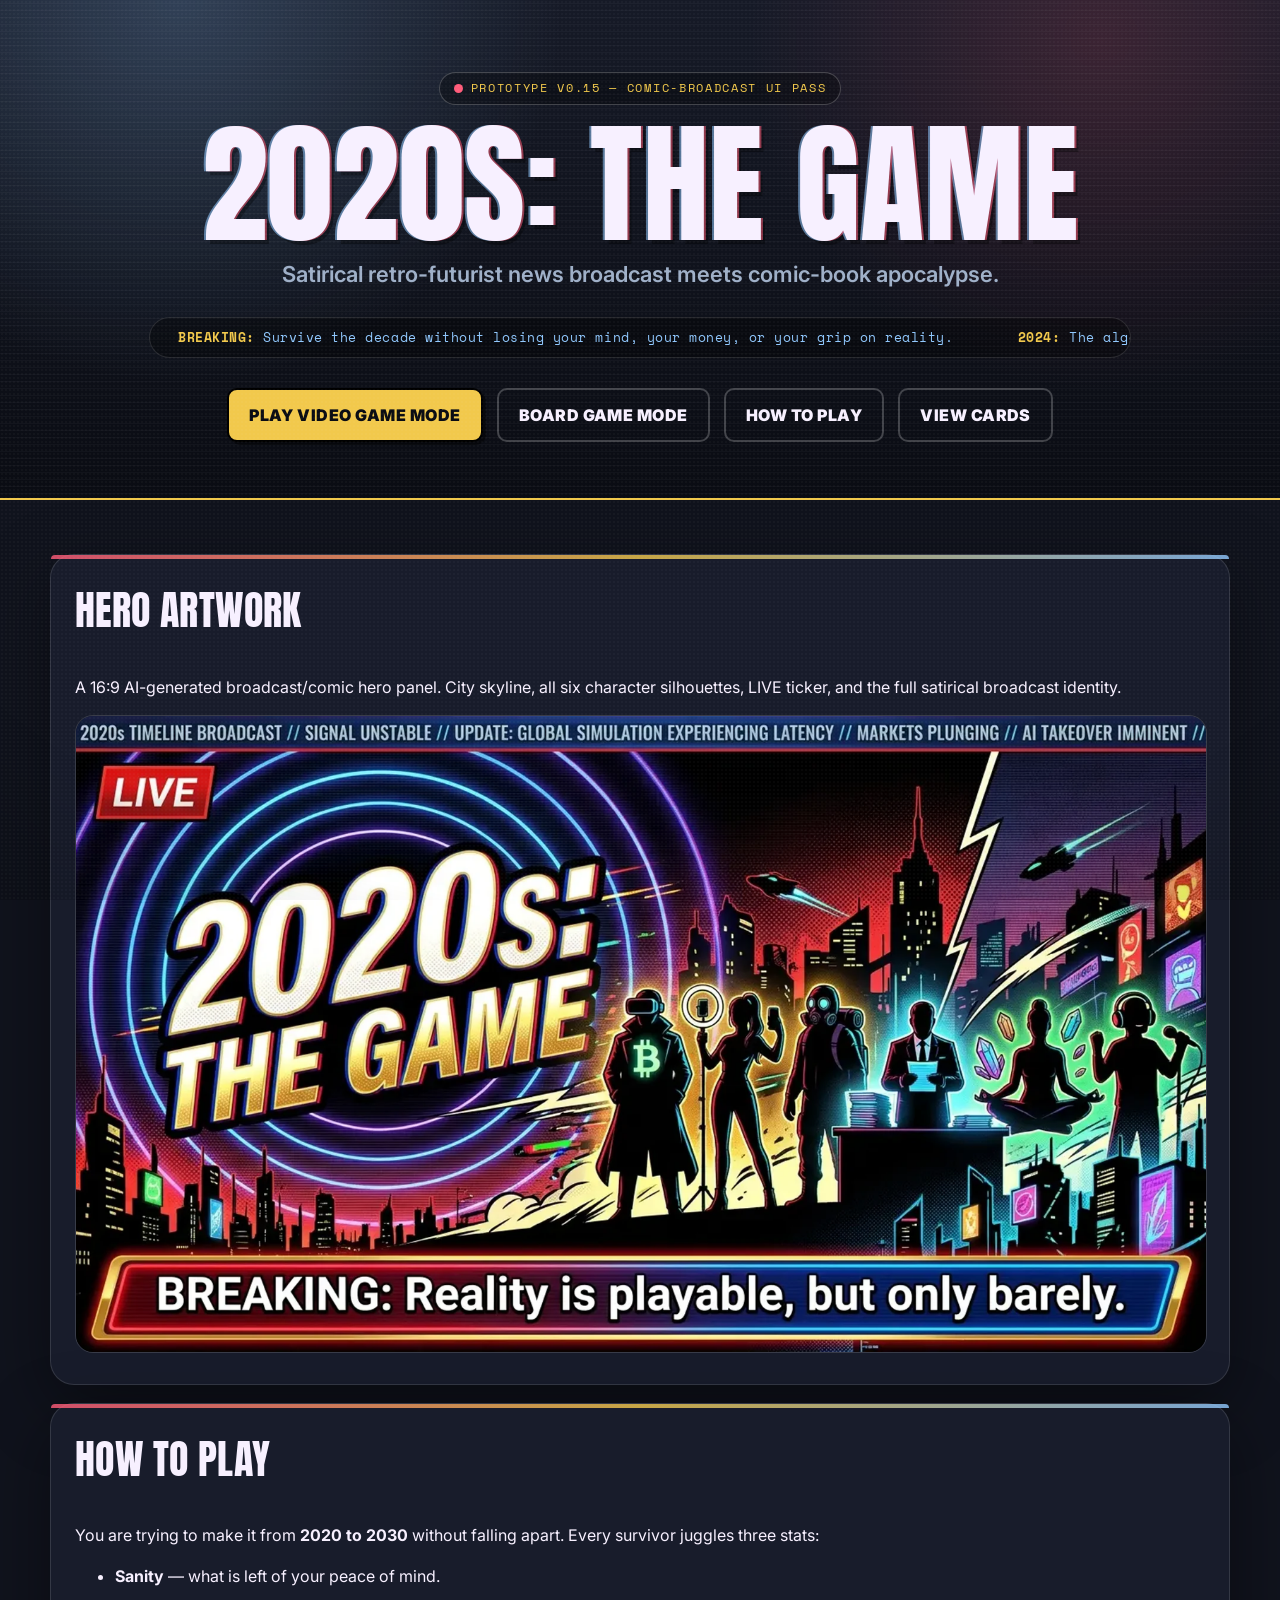
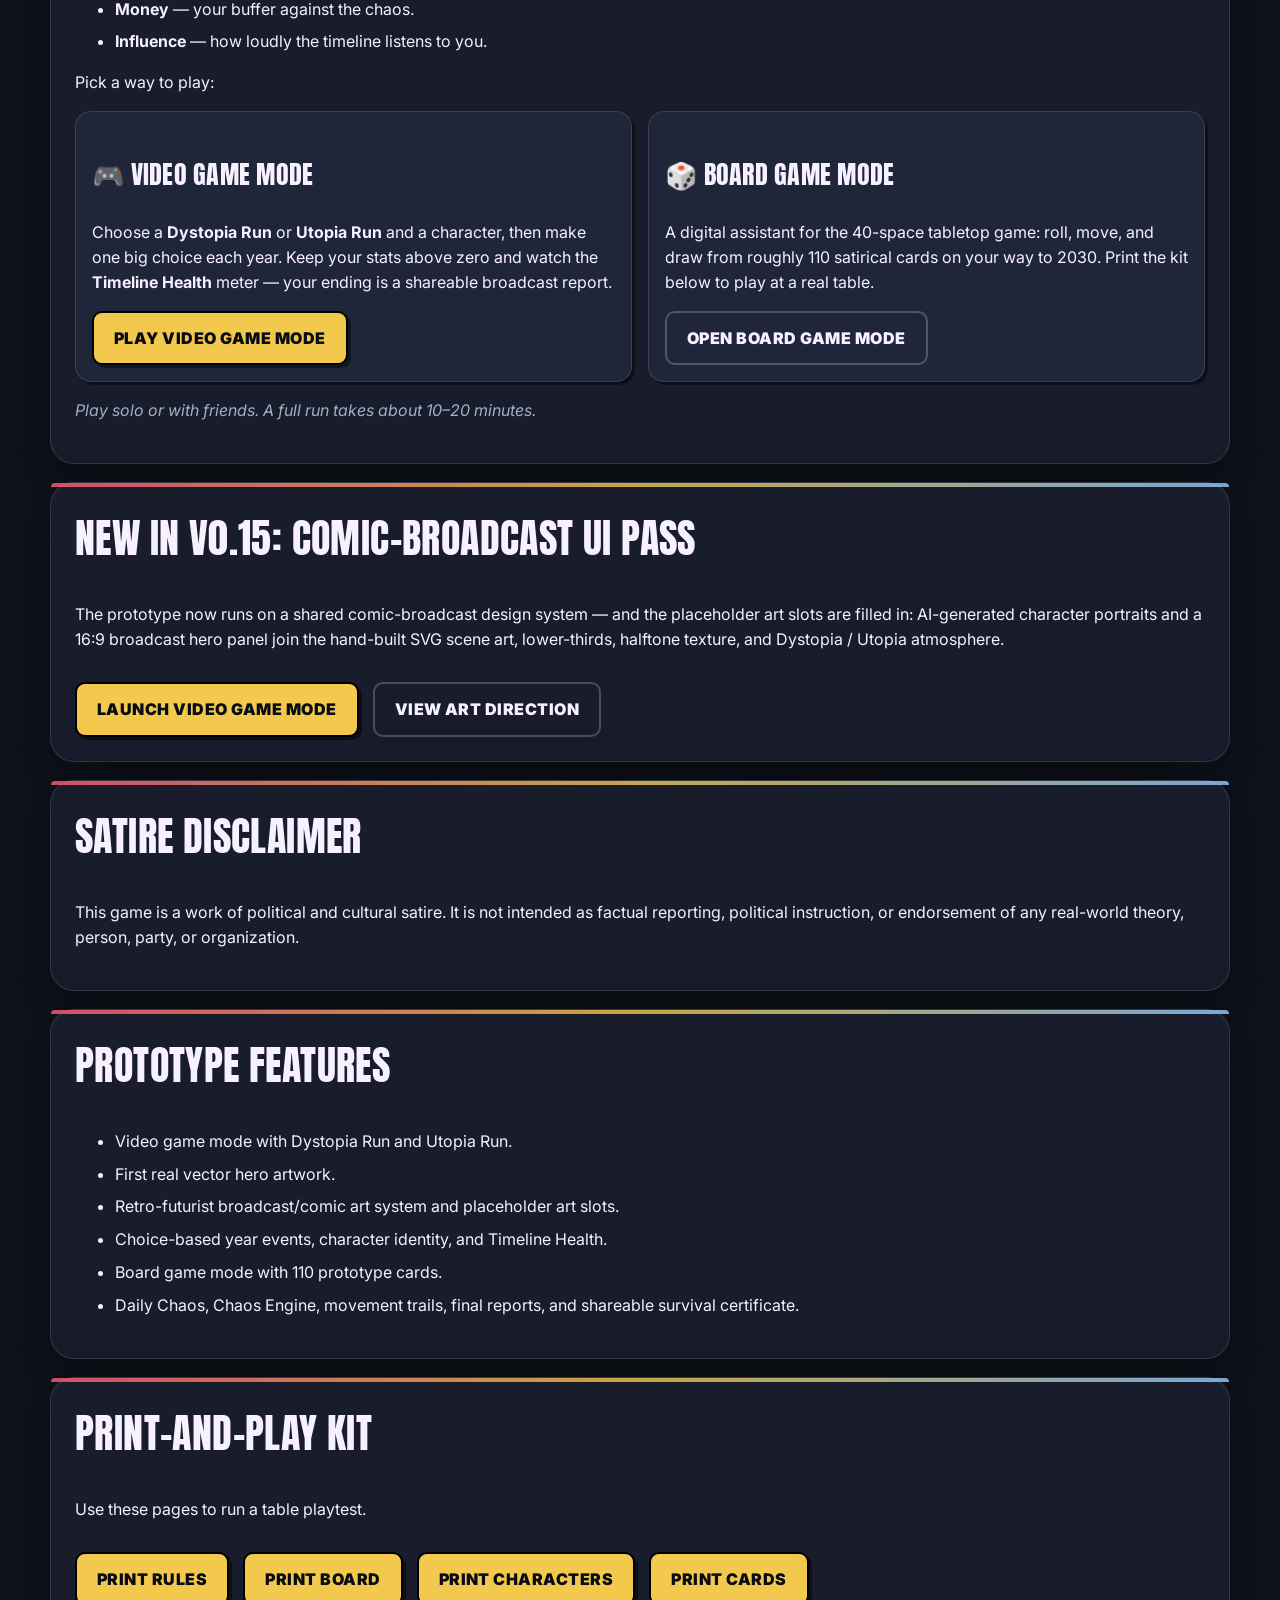
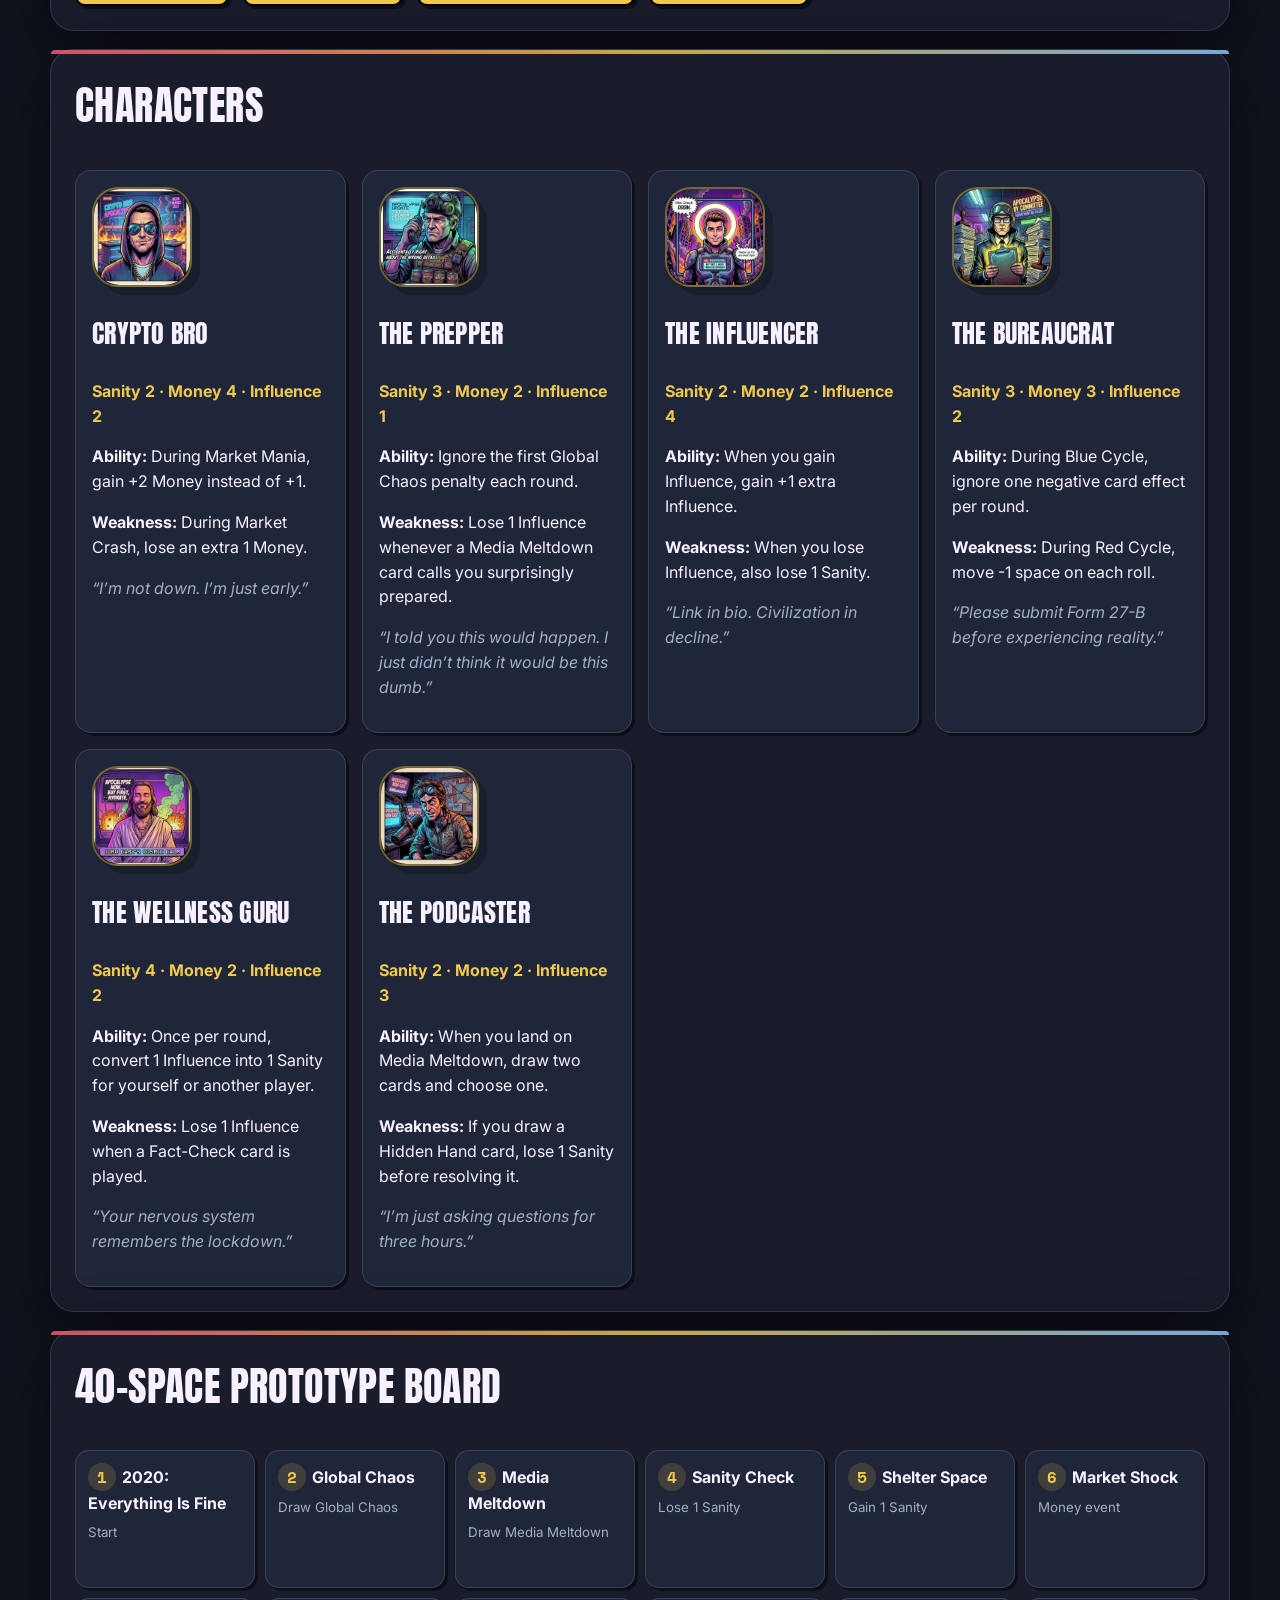
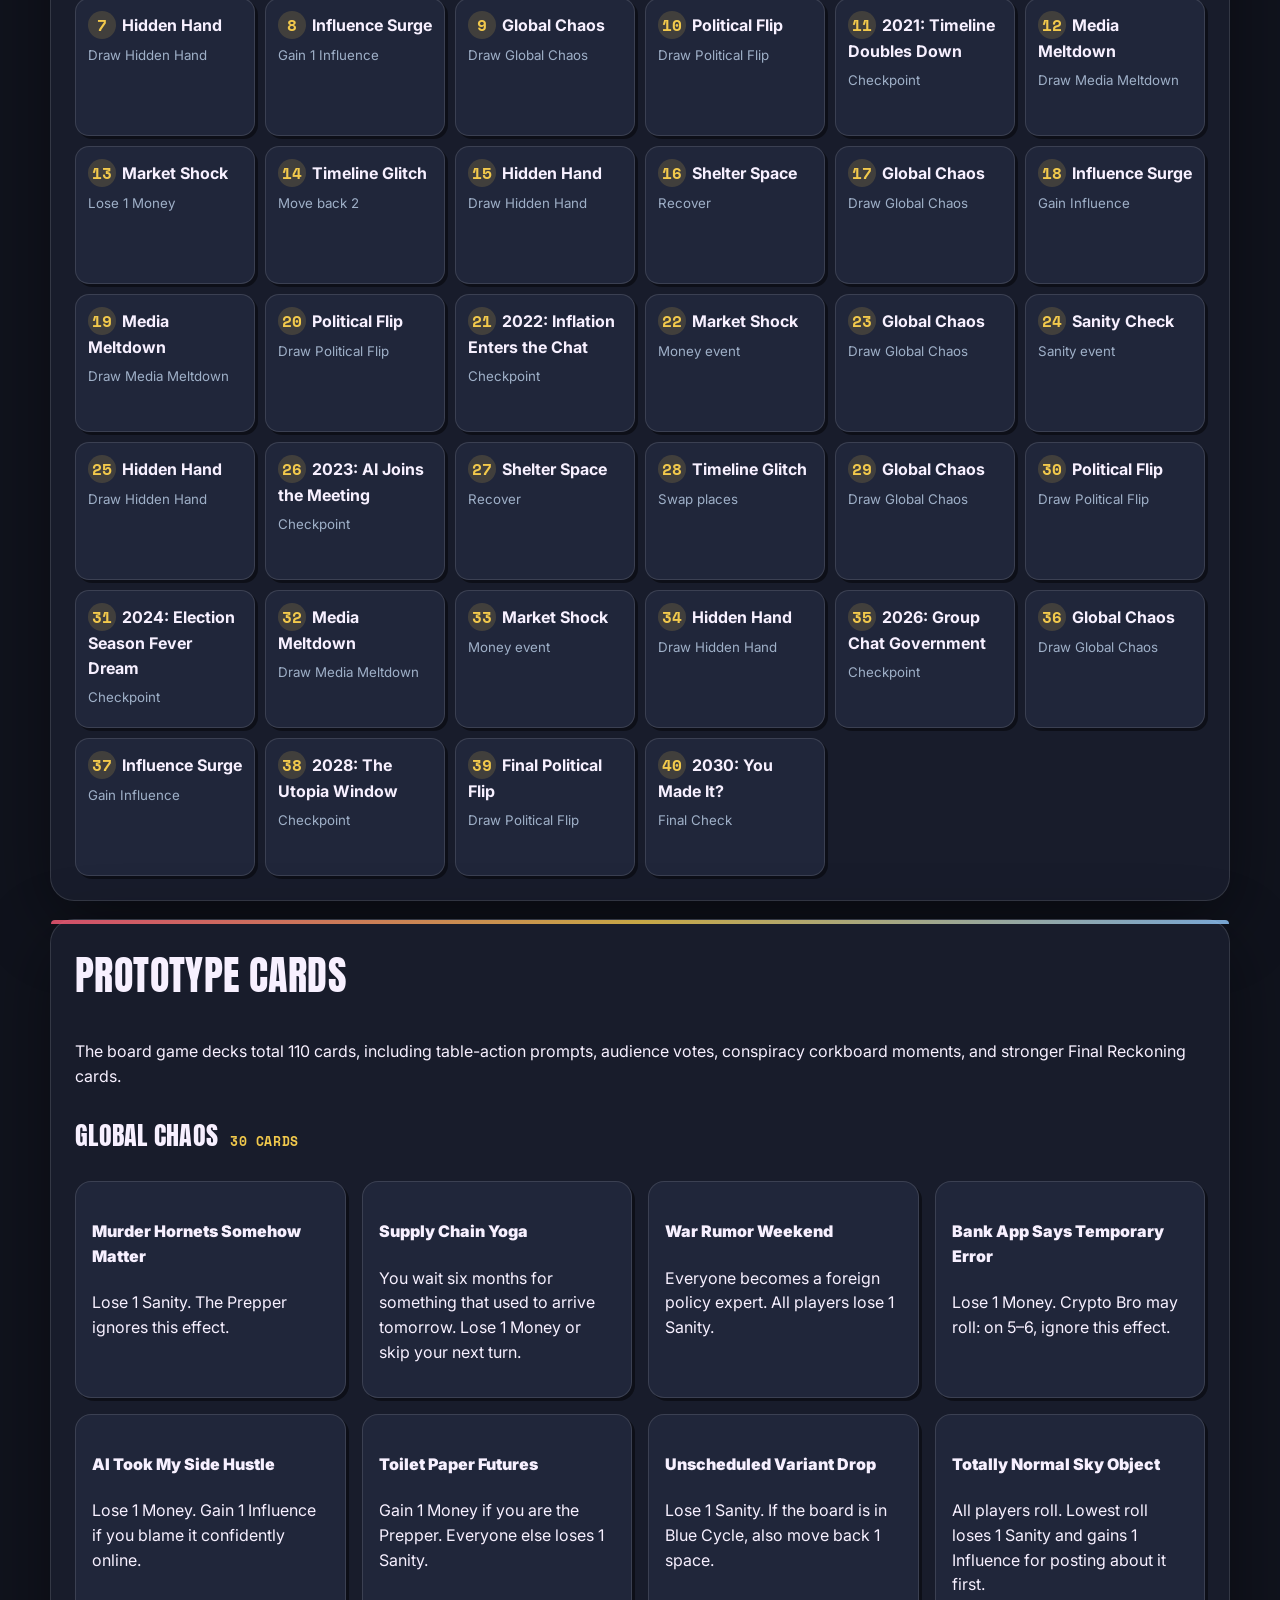
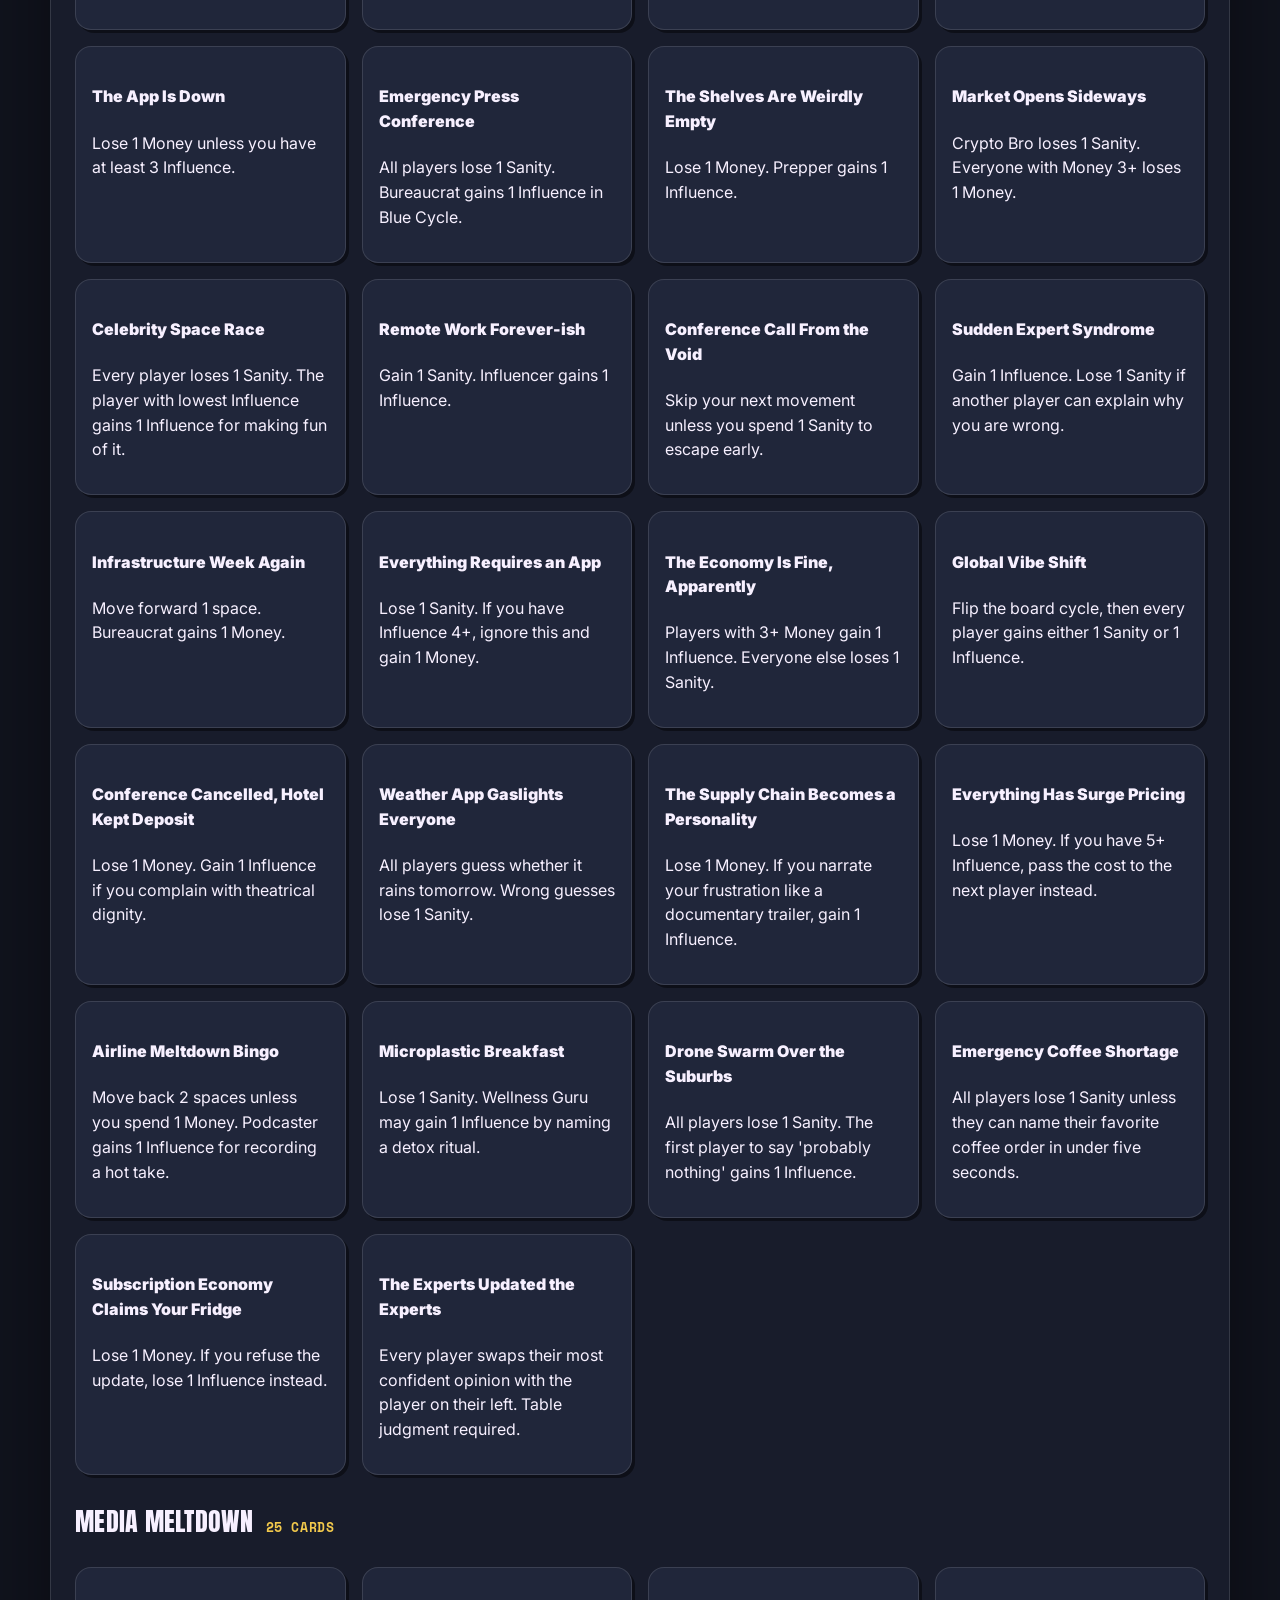
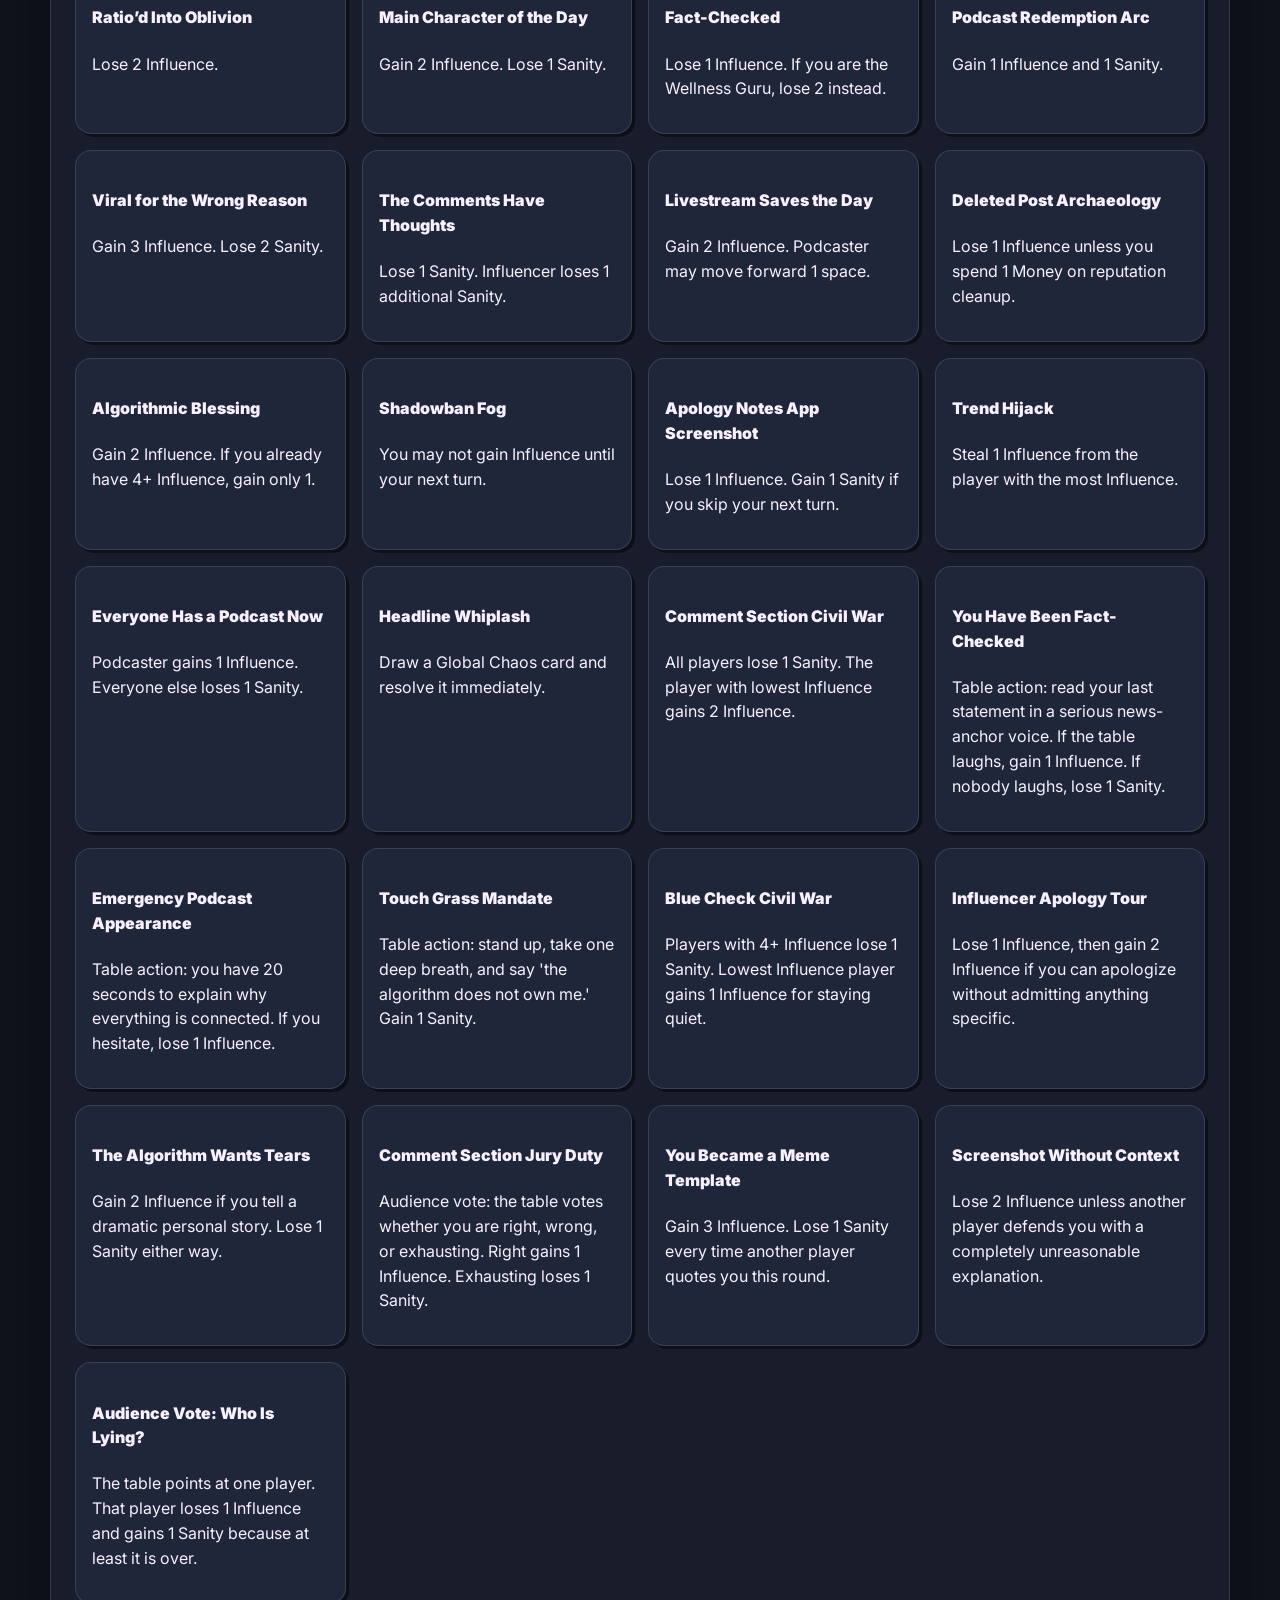
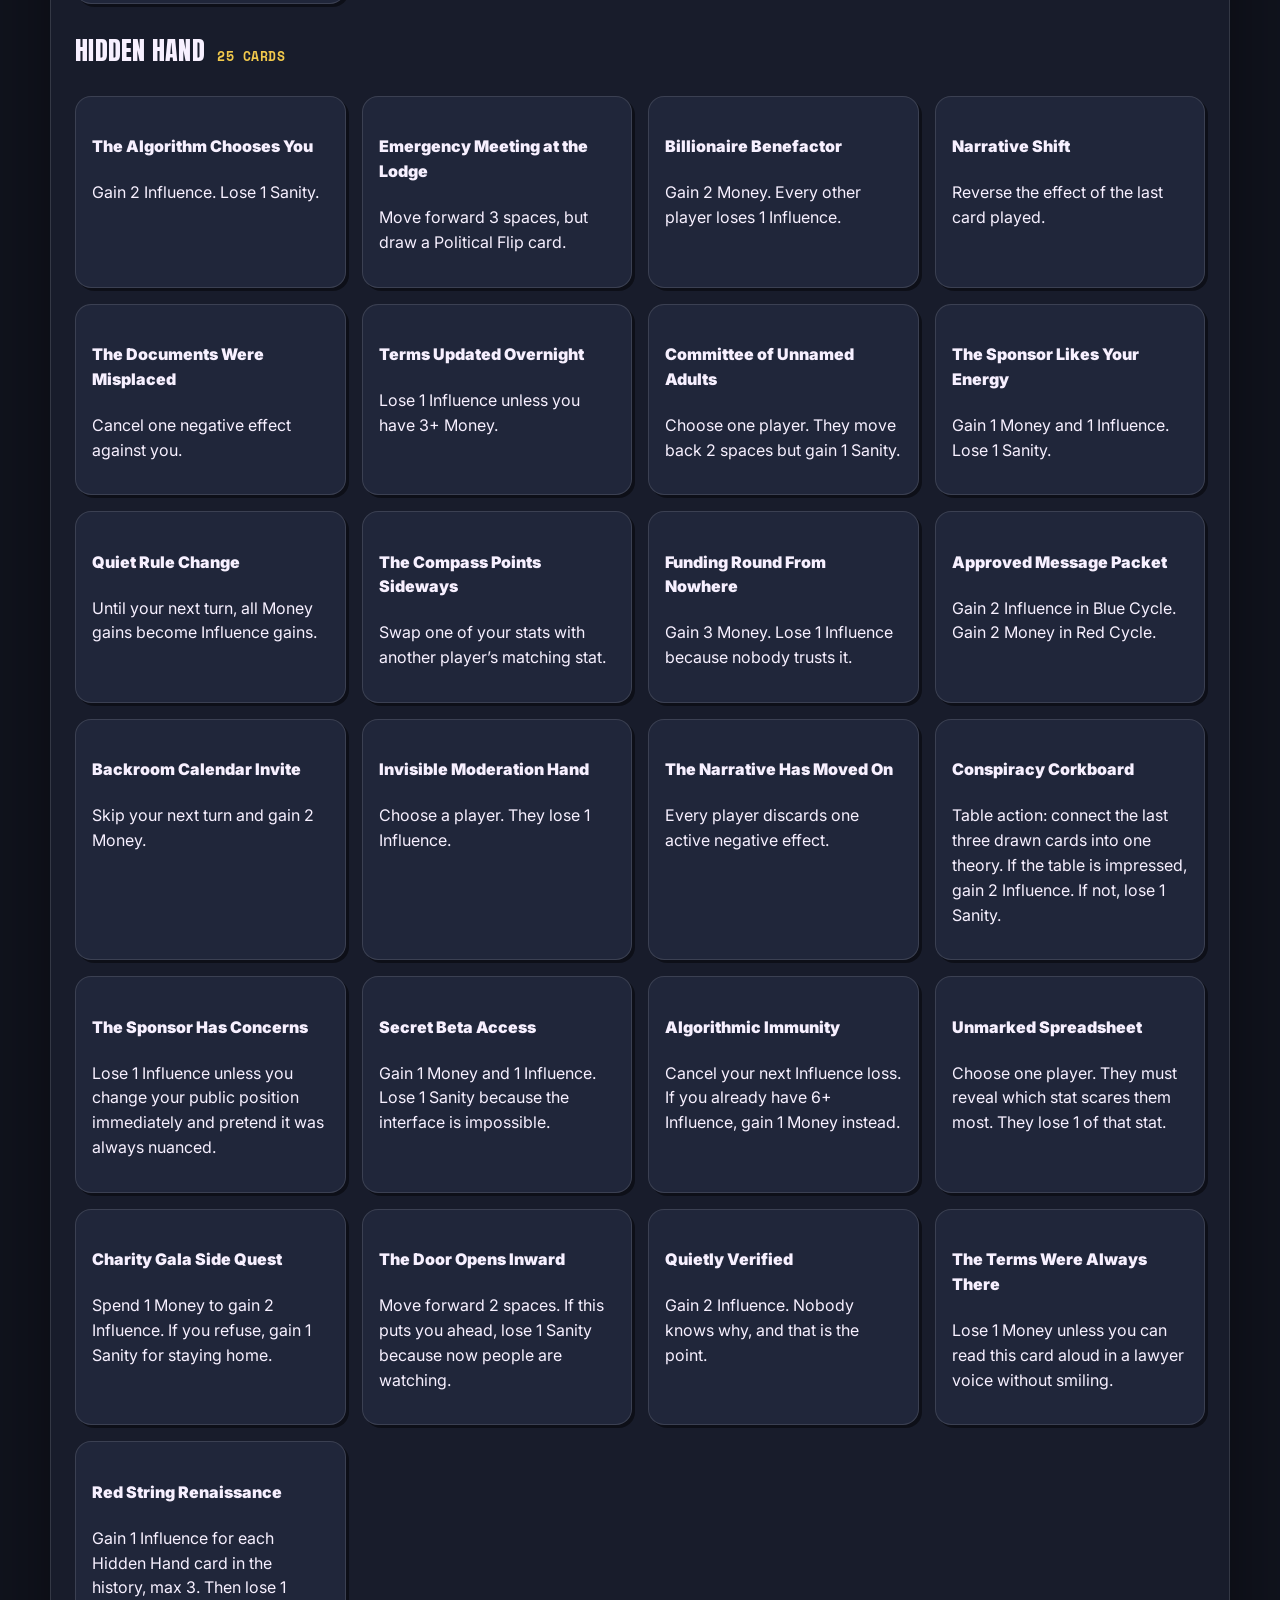
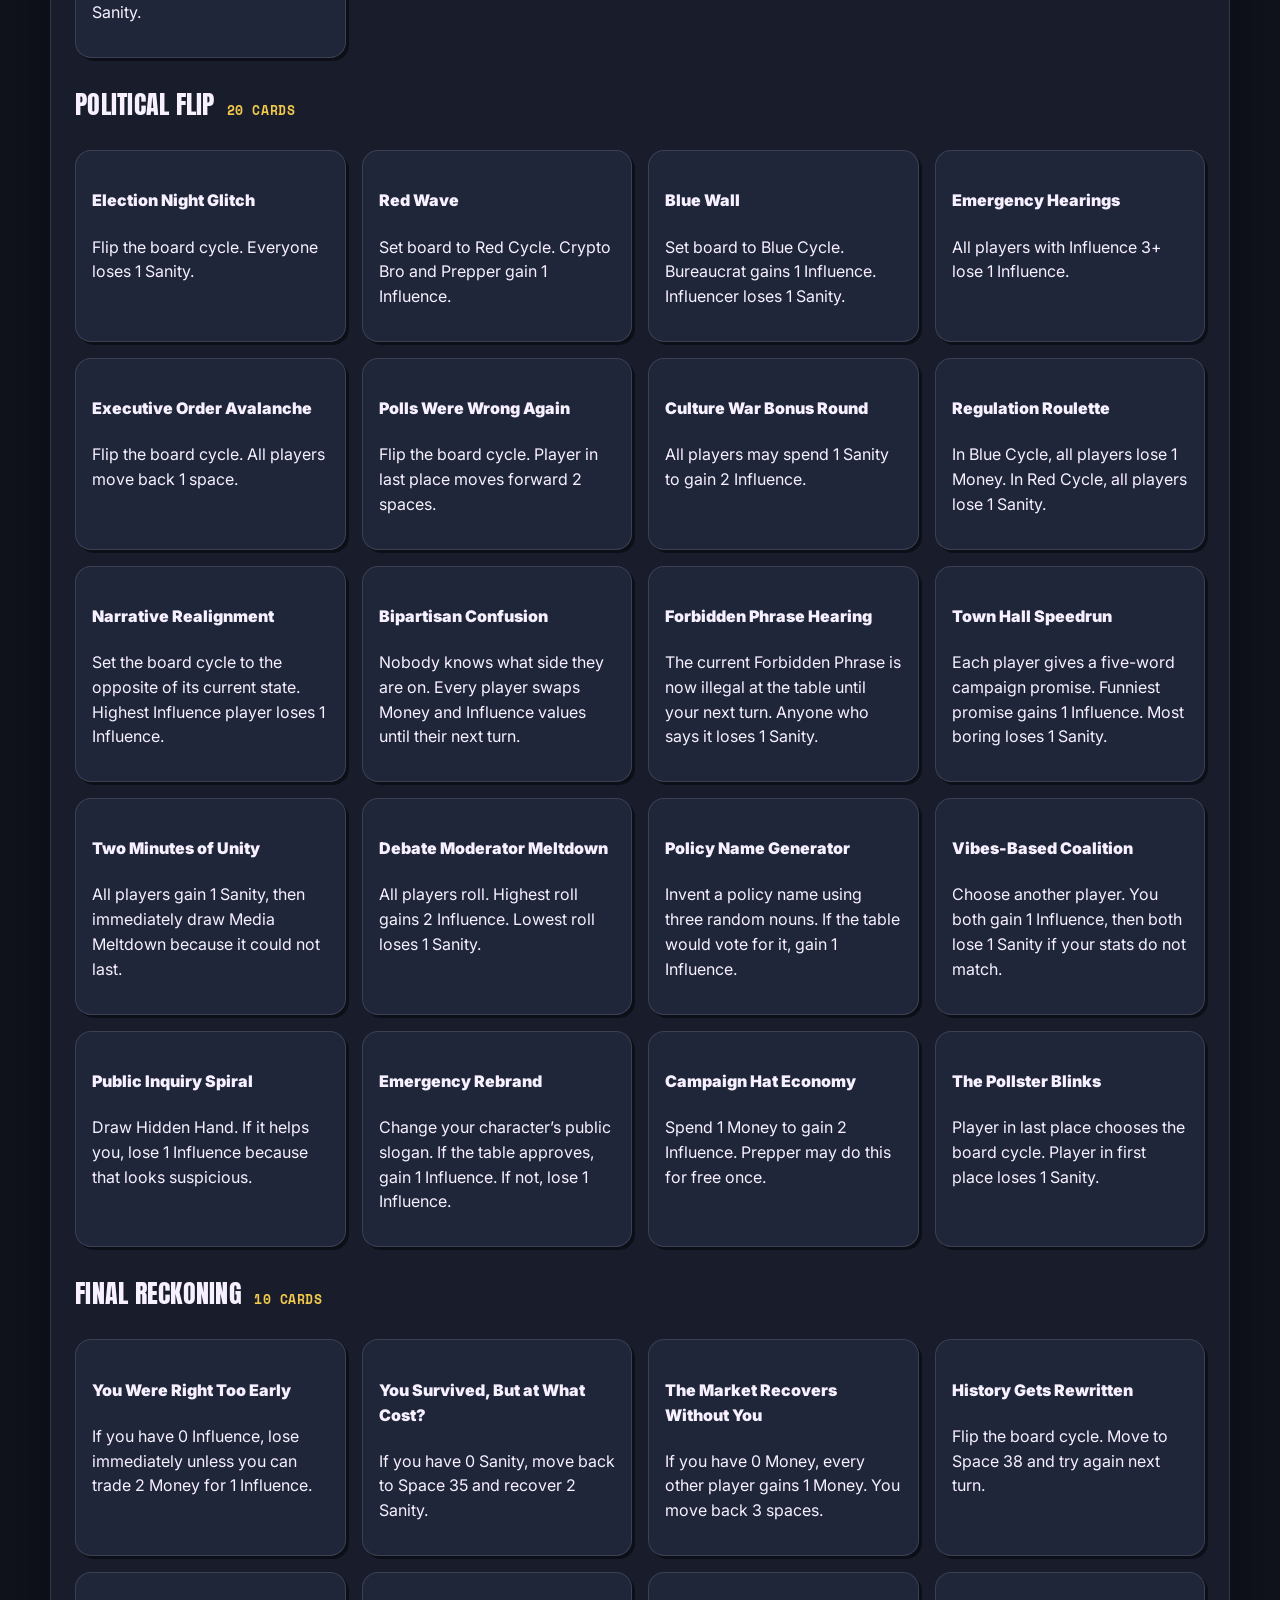
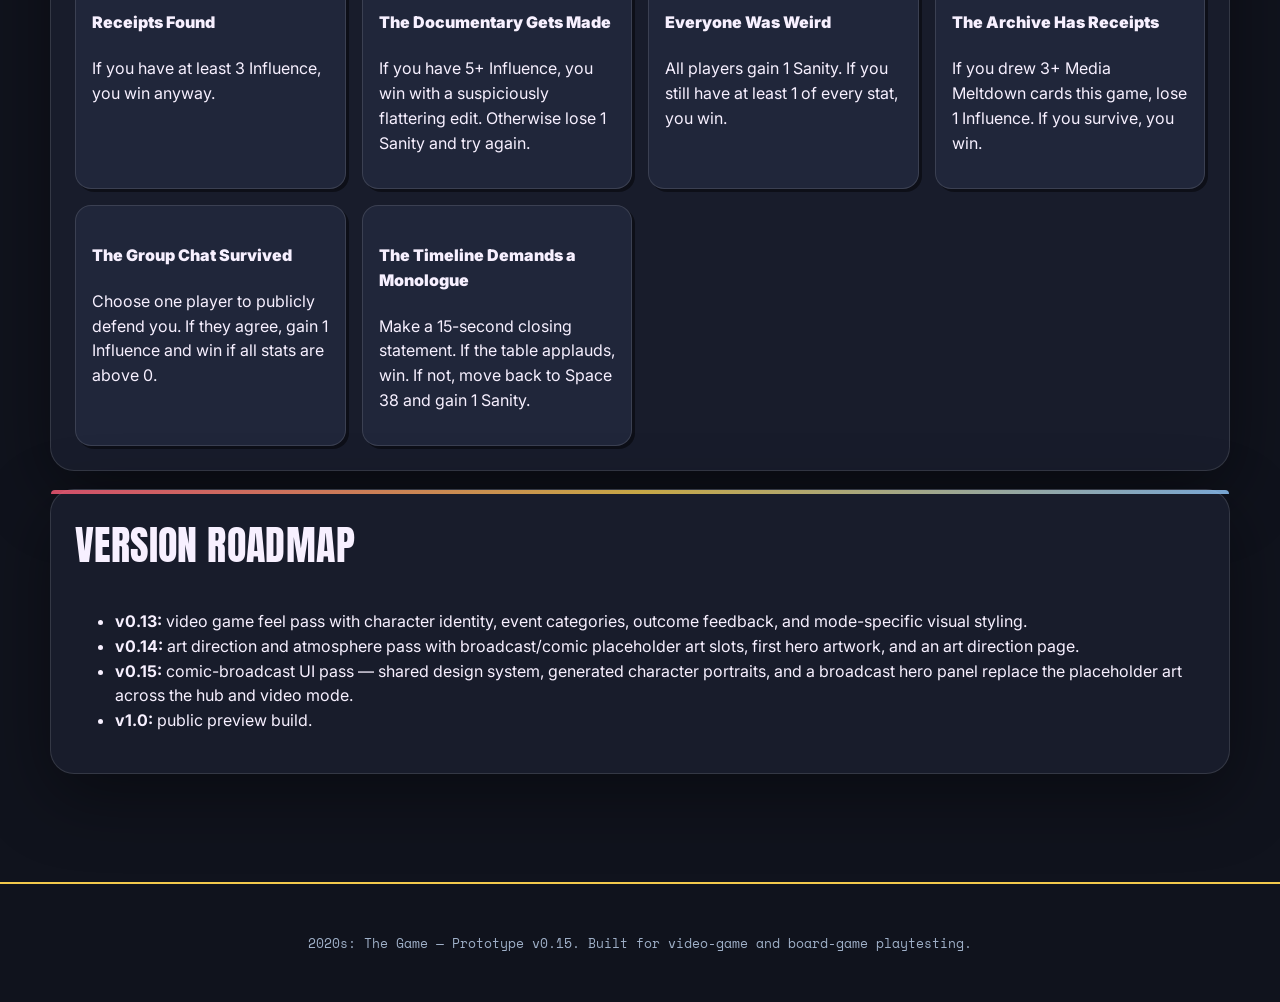
<file: docs/index.html>
<!doctype html>
<html lang="en">
<head>
  <meta charset="utf-8">
  <meta name="viewport" content="width=device-width, initial-scale=1">
  <title>2020s: The Game — Prototype v0.15</title>
  <link rel="icon" href="assets/art/favicon.svg" type="image/svg+xml">
  <link rel="apple-touch-icon" href="assets/art/apple-touch-icon.png">
  <meta name="theme-color" content="#0a0c13">
  <meta name="description" content="A satirical survive-the-decade game: retro-futurist news broadcast meets comic-book apocalypse.">
  <meta property="og:title" content="2020s: The Game">
  <meta property="og:description" content="Survive 2020–2030 without losing your mind, your money, or your grip on reality.">
  <meta property="og:type" content="website">
  <meta property="og:image" content="https://weswuy.github.io/2020s/assets/art/og-cover.png">
  <meta name="twitter:card" content="summary_large_image">
  <link rel="stylesheet" href="styles.css">
  <link rel="stylesheet" href="art-system.css">
</head>
<body>
  <header class="hero">
    <div class="badge">Prototype v0.15 — Comic-Broadcast UI Pass</div>
    <h1 class="ca">2020s: The Game</h1>
    <p class="tagline">Satirical retro-futurist news broadcast meets comic-book apocalypse.</p>
    <div class="ticker" aria-hidden="true">
      <div class="ticker-track">
        <span><b>BREAKING:</b> Survive the decade without losing your mind, your money, or your grip on reality.</span>
        <span><b>2024:</b> The algorithm has opinions about you now.</span>
        <span><b>2027:</b> Markets up, sanity down, influence pending.</span>
        <span><b>LIVE:</b> Dystopia Run and Utopia Run now broadcasting.</span>
        <span><b>BREAKING:</b> Survive the decade without losing your mind, your money, or your grip on reality.</span>
        <span><b>2024:</b> The algorithm has opinions about you now.</span>
        <span><b>2027:</b> Markets up, sanity down, influence pending.</span>
        <span><b>LIVE:</b> Dystopia Run and Utopia Run now broadcasting.</span>
      </div>
    </div>
    <div class="cta-row">
      <a href="video.html" class="button">Play Video Game Mode</a>
      <a href="play.html" class="button secondary">Board Game Mode</a>
      <a href="#how-to-play" class="button secondary">How to Play</a>
      <a href="#cards" class="button secondary">View Cards</a>
    </div>
  </header>

  <main>
    <section class="card">
      <h2>Hero Artwork</h2>
      <p>A 16:9 AI-generated broadcast/comic hero panel. City skyline, all six character silhouettes, LIVE ticker, and the full satirical broadcast identity.</p>
      <picture>
        <source srcset="assets/art/hero-broadcast.png" type="image/png">
        <img src="assets/art/hero-broadcast.svg" alt="2020s: The Game retro-futurist broadcast hero art" style="width:100%;border-radius:18px;border:1px solid rgba(255,255,255,.14);">
      </picture>
    </section>

    <section id="how-to-play" class="card">
      <h2>How to Play</h2>
      <p>You are trying to make it from <strong>2020 to 2030</strong> without falling apart. Every survivor juggles three stats:</p>
      <ul class="checklist">
        <li><strong>Sanity</strong> — what is left of your peace of mind.</li>
        <li><strong>Money</strong> — your buffer against the chaos.</li>
        <li><strong>Influence</strong> — how loudly the timeline listens to you.</li>
      </ul>
      <p>Pick a way to play:</p>
      <div class="deck-grid">
        <article class="mini-card">
          <h3>🎮 Video Game Mode</h3>
          <p>Choose a <strong>Dystopia Run</strong> or <strong>Utopia Run</strong> and a character, then make one big choice each year. Keep your stats above zero and watch the <strong>Timeline Health</strong> meter — your ending is a shareable broadcast report.</p>
          <a class="button" href="video.html">Play Video Game Mode</a>
        </article>
        <article class="mini-card">
          <h3>🎲 Board Game Mode</h3>
          <p>A digital assistant for the 40-space tabletop game: roll, move, and draw from roughly 110 satirical cards on your way to 2030. Print the kit below to play at a real table.</p>
          <a class="button secondary" href="play.html">Open Board Game Mode</a>
        </article>
      </div>
      <p class="flavor">Play solo or with friends. A full run takes about 10–20 minutes.</p>
    </section>

    <section id="video" class="card">
      <h2>New in v0.15: Comic-Broadcast UI Pass</h2>
      <p>The prototype now runs on a shared comic-broadcast design system — and the placeholder art slots are filled in: AI-generated character portraits and a 16:9 broadcast hero panel join the hand-built SVG scene art, lower-thirds, halftone texture, and Dystopia / Utopia atmosphere.</p>
      <div class="cta-row left">
        <a class="button" href="video.html">Launch Video Game Mode</a>
        <a class="button secondary" href="art-direction.html">View Art Direction</a>
      </div>
    </section>

    <section class="card">
      <h2>Satire Disclaimer</h2>
      <p>This game is a work of political and cultural satire. It is not intended as factual reporting, political instruction, or endorsement of any real-world theory, person, party, or organization.</p>
    </section>

    <section class="card">
      <h2>Prototype Features</h2>
      <ul class="checklist">
        <li>Video game mode with Dystopia Run and Utopia Run.</li>
        <li>First real vector hero artwork.</li>
        <li>Retro-futurist broadcast/comic art system and placeholder art slots.</li>
        <li>Choice-based year events, character identity, and Timeline Health.</li>
        <li>Board game mode with 110 prototype cards.</li>
        <li>Daily Chaos, Chaos Engine, movement trails, final reports, and shareable survival certificate.</li>
      </ul>
    </section>

    <section id="print" class="card">
      <h2>Print-and-Play Kit</h2>
      <p>Use these pages to run a table playtest.</p>
      <div class="cta-row left">
        <a class="button" href="print-rules.html">Print Rules</a>
        <a class="button" href="print-board.html">Print Board</a>
        <a class="button" href="print-characters.html">Print Characters</a>
        <a class="button" href="print-cards.html">Print Cards</a>
      </div>
    </section>

    <section id="characters" class="card">
      <h2>Characters</h2>
      <div class="deck-grid" id="characterGrid"></div>
    </section>

    <section id="board" class="card">
      <h2>40-Space Prototype Board</h2>
      <div class="board-grid" id="boardGrid"></div>
    </section>

    <section id="cards" class="card">
      <h2>Prototype Cards</h2>
      <p>The board game decks total 110 cards, including table-action prompts, audience votes, conspiracy corkboard moments, and stronger Final Reckoning cards.</p>
      <div id="deckSections"></div>
    </section>

    <section id="versions" class="card">
      <h2>Version Roadmap</h2>
      <ul>
        <li><strong>v0.13:</strong> video game feel pass with character identity, event categories, outcome feedback, and mode-specific visual styling.</li>
        <li><strong>v0.14:</strong> art direction and atmosphere pass with broadcast/comic placeholder art slots, first hero artwork, and an art direction page.</li>
        <li><strong>v0.15:</strong> comic-broadcast UI pass — shared design system, generated character portraits, and a broadcast hero panel replace the placeholder art across the hub and video mode.</li>
        <li><strong>v1.0:</strong> public preview build.</li>
      </ul>
    </section>
  </main>

  <footer>
    <p>2020s: The Game — Prototype v0.15. Built for video-game and board-game playtesting.</p>
  </footer>

  <script src="game-data.js"></script>
  <script src="art-system.js"></script>
  <script>
    const characterGrid = document.getElementById("characterGrid");
    GAME.characters.forEach(c => {
      const el = document.createElement("article");
      el.className = "mini-card";
      el.innerHTML = `${portraitMarkup(c.name)}<h3>${c.name}</h3><p class="stats">Sanity ${c.stats.sanity} · Money ${c.stats.money} · Influence ${c.stats.influence}</p><p><strong>Ability:</strong> ${c.ability}</p><p><strong>Weakness:</strong> ${c.weakness}</p><p class="flavor">“${c.flavor}”</p>`;
      characterGrid.appendChild(el);
    });

    const boardGrid = document.getElementById("boardGrid");
    GAME.board.forEach(space => {
      const el = document.createElement("div");
      el.className = "board-space";
      el.innerHTML = `<span class="num">${space.n}</span><strong>${space.name}</strong><small>${space.type}</small>`;
      boardGrid.appendChild(el);
    });

    const deckSections = document.getElementById("deckSections");
    Object.entries(GAME.decks).forEach(([deckName, cards]) => {
      const section = document.createElement("section");
      section.className = "deck-section";
      section.innerHTML = `<h3>${deckName} <span class="count">${cards.length} cards</span></h3><div class="deck-grid"></div>`;
      const grid = section.querySelector(".deck-grid");
      cards.forEach(card => {
        const el = document.createElement("article");
        el.className = "mini-card";
        el.innerHTML = `<h4>${card.title}</h4><p>${card.text}</p>`;
        grid.appendChild(el);
      });
      deckSections.appendChild(section);
    });
  </script>
</body>
</html>
</file>
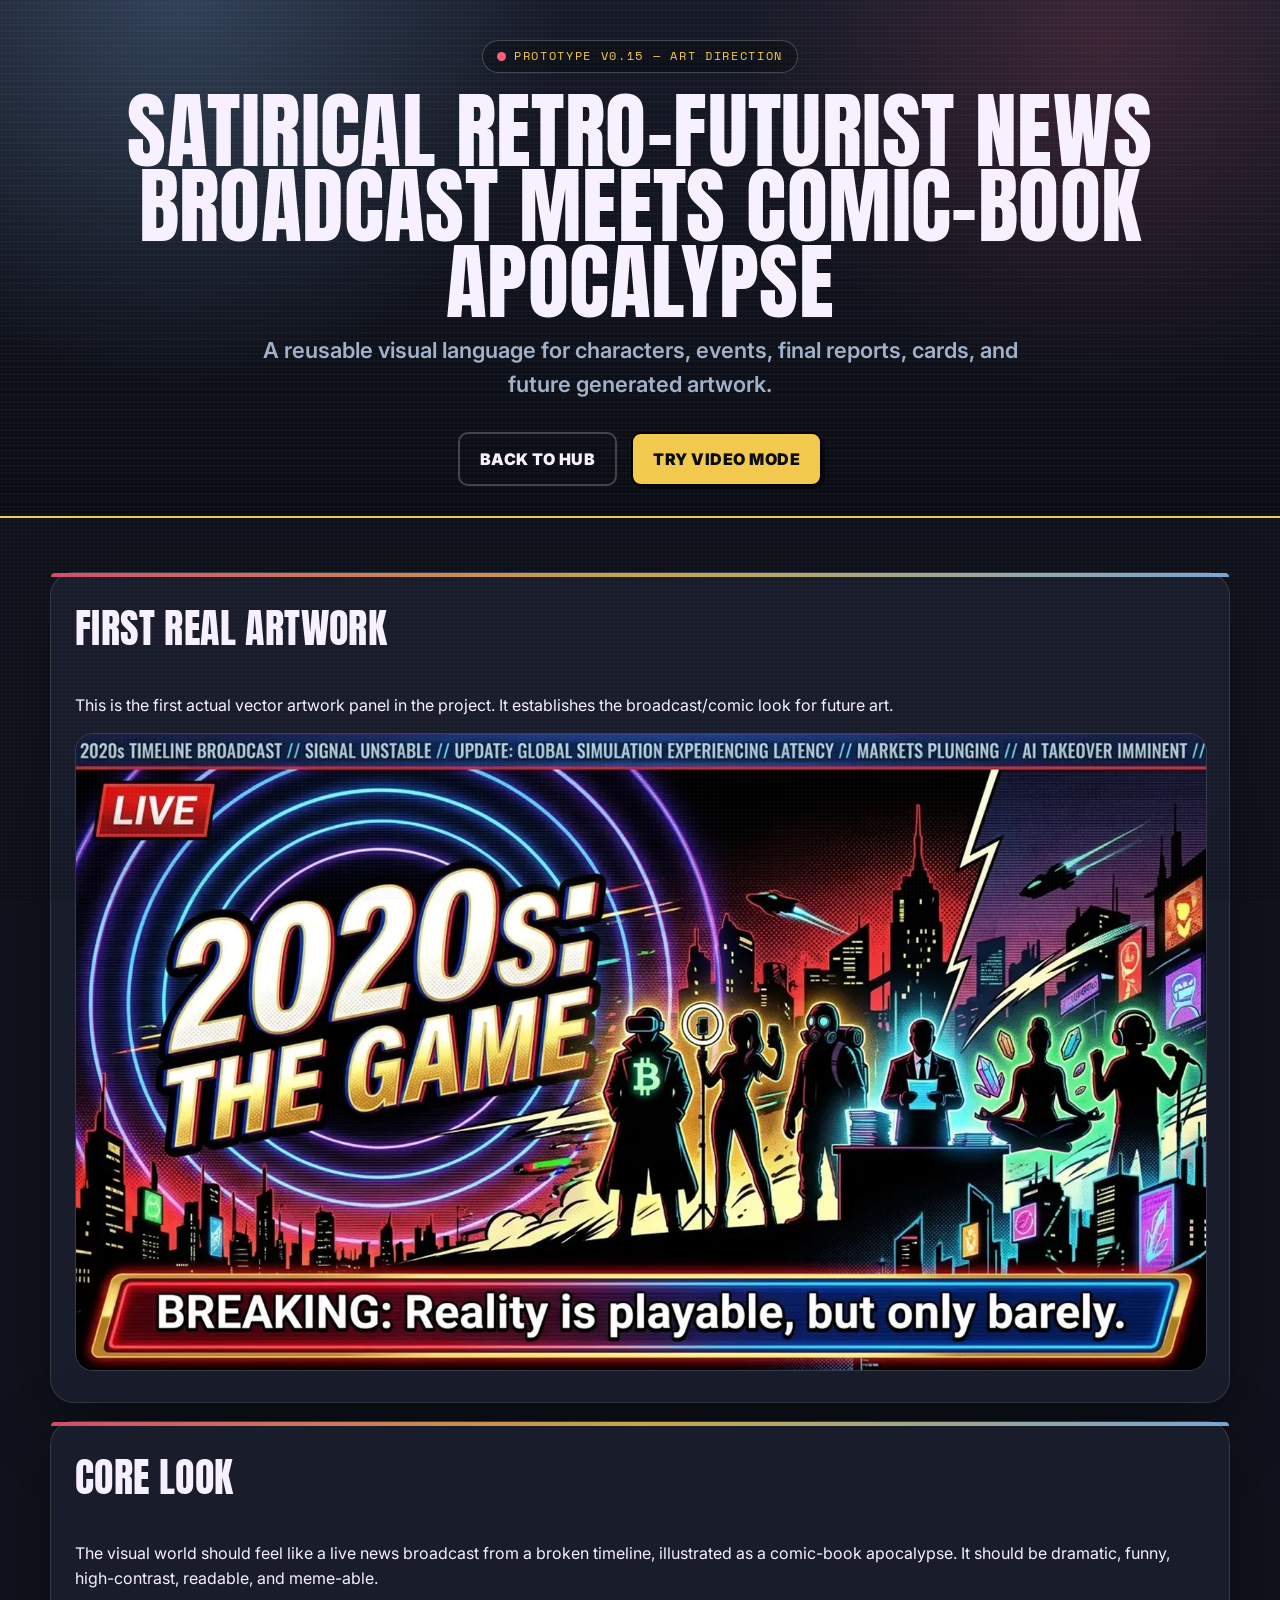
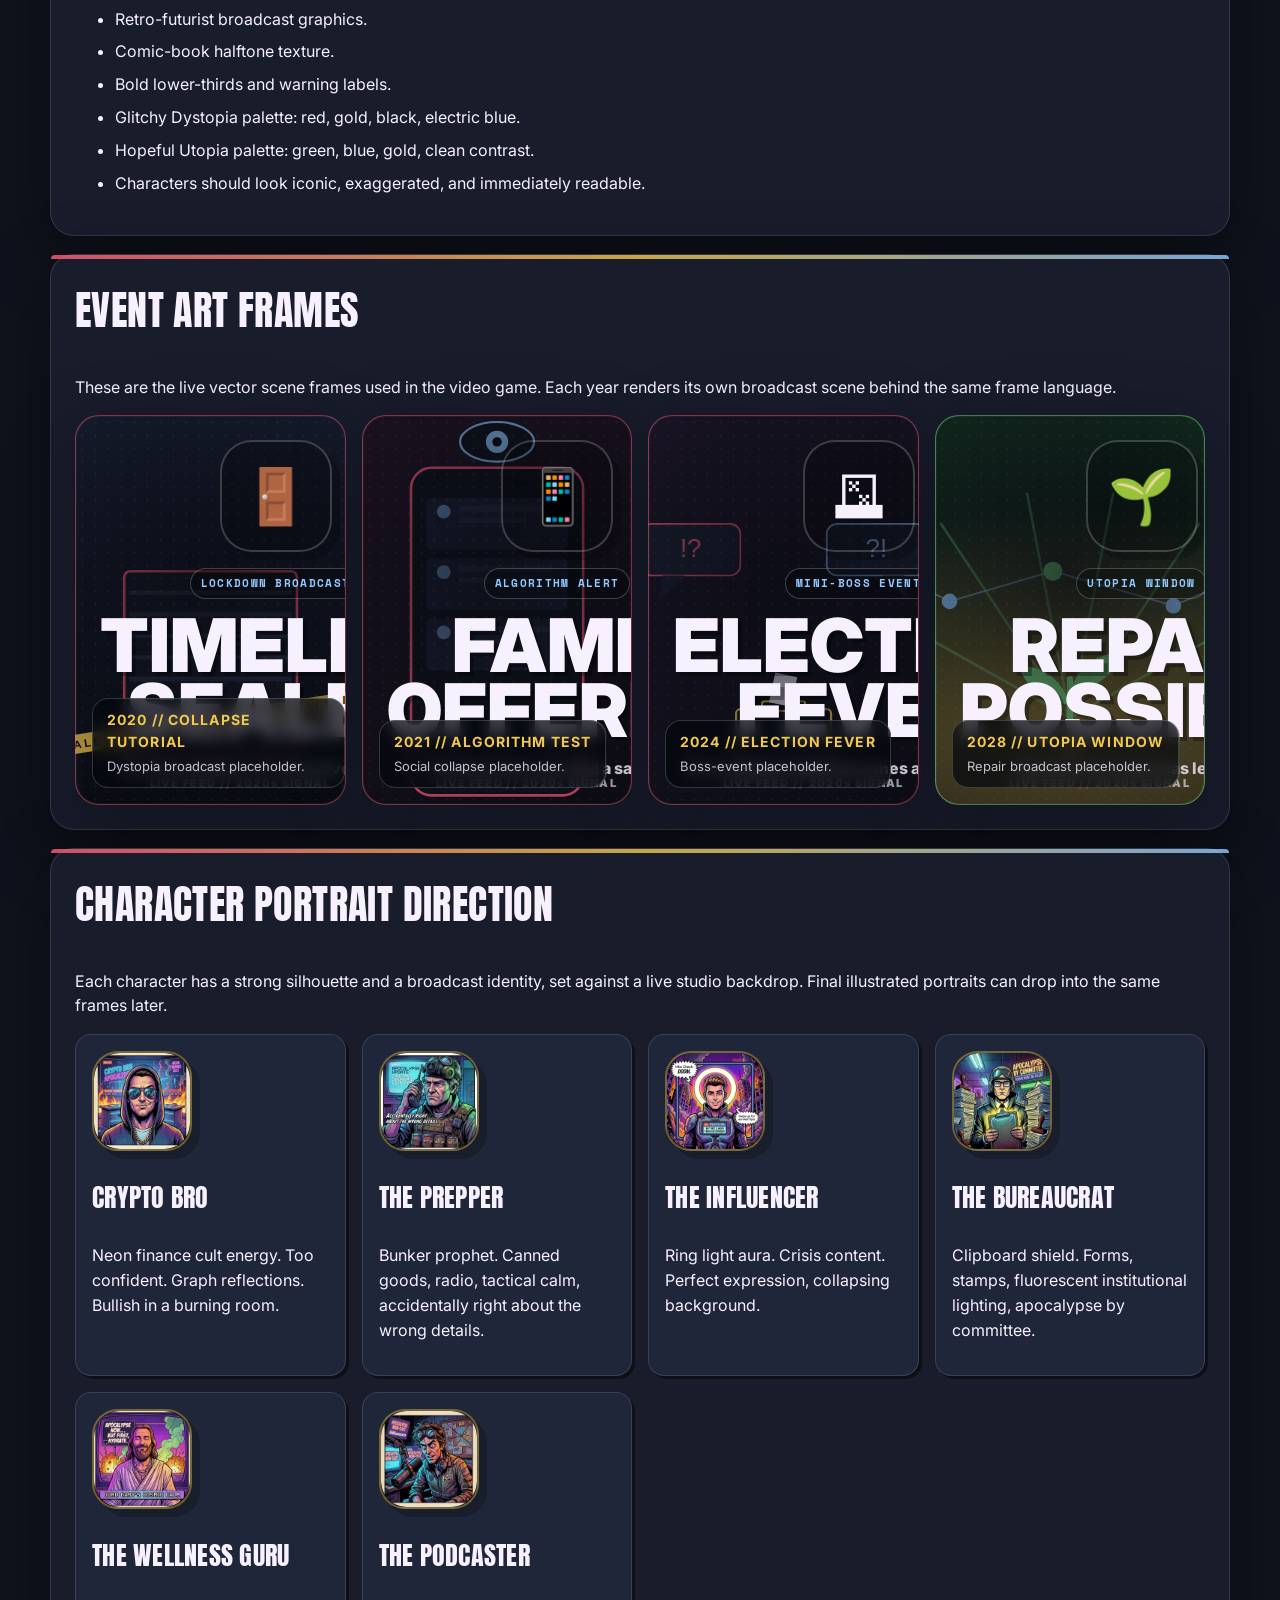
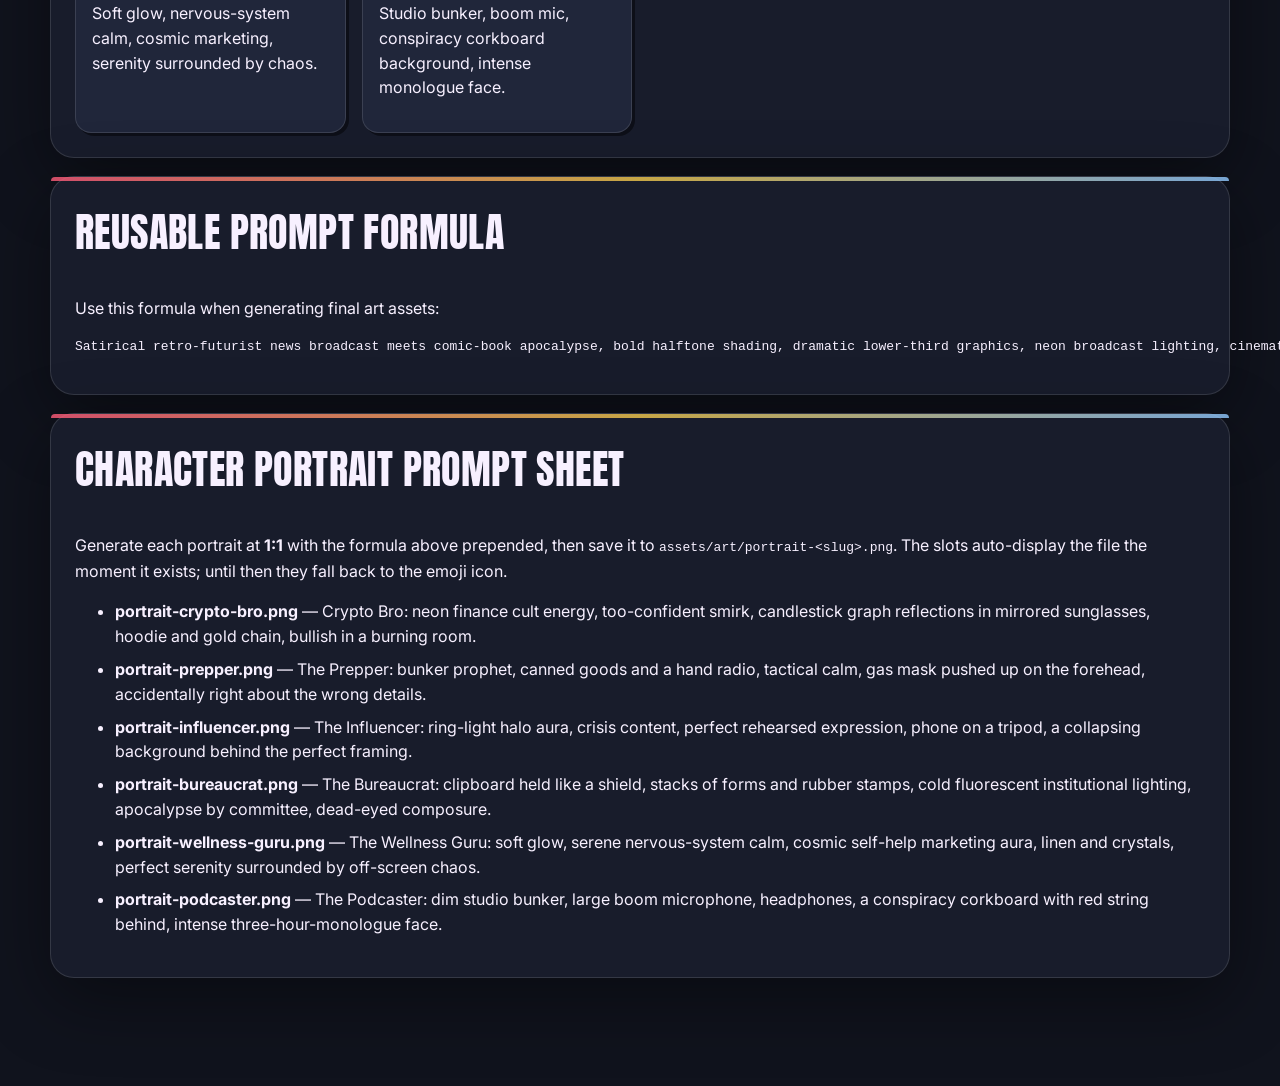
<file: docs/art-direction.html>
<!doctype html>
<html lang="en">
<head>
  <meta charset="utf-8">
  <meta name="viewport" content="width=device-width, initial-scale=1">
  <title>2020s: Art Direction</title>
  <link rel="icon" href="assets/art/favicon.svg" type="image/svg+xml">
  <link rel="apple-touch-icon" href="assets/art/apple-touch-icon.png">
  <meta name="theme-color" content="#0a0c13">
  <meta property="og:title" content="2020s: The Game — Art Direction">
  <meta property="og:description" content="The visual language: satirical retro-futurist broadcast meets comic-book apocalypse.">
  <meta property="og:type" content="website">
  <meta property="og:image" content="https://weswuy.github.io/2020s/assets/art/og-cover.png">
  <meta name="twitter:card" content="summary_large_image">
  <link rel="stylesheet" href="styles.css">
  <link rel="stylesheet" href="art-system.css">
</head>
<body>
  <header class="hero compact-hero">
    <div class="badge">Prototype v0.15 — Art Direction</div>
    <h1>Satirical Retro-Futurist News Broadcast Meets Comic-Book Apocalypse</h1>
    <p class="tagline">A reusable visual language for characters, events, final reports, cards, and future generated artwork.</p>
    <div class="cta-row">
      <a href="index.html" class="button secondary">Back to Hub</a>
      <a href="video.html" class="button">Try Video Mode</a>
    </div>
  </header>

  <main>
    <section class="card">
      <h2>First Real Artwork</h2>
      <p>This is the first actual vector artwork panel in the project. It establishes the broadcast/comic look for future art.</p>
      <picture>
        <source srcset="assets/art/hero-broadcast.png" type="image/png">
        <img src="assets/art/hero-broadcast.svg" alt="2020s: The Game retro-futurist broadcast hero art" style="width:100%;border-radius:18px;border:1px solid rgba(255,255,255,.14);">
      </picture>
    </section>

    <section class="card">
      <h2>Core Look</h2>
      <p>The visual world should feel like a live news broadcast from a broken timeline, illustrated as a comic-book apocalypse. It should be dramatic, funny, high-contrast, readable, and meme-able.</p>
      <ul class="checklist">
        <li>Retro-futurist broadcast graphics.</li>
        <li>Comic-book halftone texture.</li>
        <li>Bold lower-thirds and warning labels.</li>
        <li>Glitchy Dystopia palette: red, gold, black, electric blue.</li>
        <li>Hopeful Utopia palette: green, blue, gold, clean contrast.</li>
        <li>Characters should look iconic, exaggerated, and immediately readable.</li>
      </ul>
    </section>

    <section class="card">
      <h2>Event Art Frames</h2>
      <p>These are the live vector scene frames used in the video game. Each year renders its own broadcast scene behind the same frame language.</p>
      <div class="deck-grid">
        <div class="art-frame dystopia-art event-lockdown"><div class="art-frame-inner"><div><span class="art-icon">🚪</span><span class="art-kicker">LOCKDOWN BROADCAST</span><span class="art-title">Timeline Sealed</span><span class="art-subtitle">The first chapter of collective buffering.</span></div></div><div class="art-lower-third"><strong>2020 // Collapse Tutorial</strong><span>Dystopia broadcast placeholder.</span></div></div>
        <div class="art-frame dystopia-art event-algorithm"><div class="art-frame-inner"><div><span class="art-icon">📱</span><span class="art-kicker">ALGORITHM ALERT</span><span class="art-title">Fame Offered</span><span class="art-subtitle">The feed has selected a sacrifice.</span></div></div><div class="art-lower-third"><strong>2021 // Algorithm Test</strong><span>Social collapse placeholder.</span></div></div>
        <div class="art-frame dystopia-art event-election"><div class="art-frame-inner"><div><span class="art-icon">🗳</span><span class="art-kicker">MINI-BOSS EVENT</span><span class="art-title">Election Fever</span><span class="art-subtitle">Every dinner table becomes a debate stage.</span></div></div><div class="art-lower-third"><strong>2024 // Election Fever</strong><span>Boss-event placeholder.</span></div></div>
        <div class="art-frame utopia-art event-utopia"><div class="art-frame-inner"><div><span class="art-icon">🌱</span><span class="art-kicker">UTOPIA WINDOW</span><span class="art-title">Repair Possible</span><span class="art-subtitle">For one turn, hope has leverage.</span></div></div><div class="art-lower-third"><strong>2028 // Utopia Window</strong><span>Repair broadcast placeholder.</span></div></div>
      </div>
    </section>

    <section class="card">
      <h2>Character Portrait Direction</h2>
      <p>Each character has a strong silhouette and a broadcast identity, set against a live studio backdrop. Final illustrated portraits can drop into the same frames later.</p>
      <div class="deck-grid">
        <article class="mini-card"><div class="portrait-frame"><img class="portrait-photo" src="assets/art/portrait-crypto-bro.png" alt="Crypto Bro portrait" onerror="this.remove()"><span class="portrait-icon">₿</span></div><h3>Crypto Bro</h3><p>Neon finance cult energy. Too confident. Graph reflections. Bullish in a burning room.</p></article>
        <article class="mini-card"><div class="portrait-frame"><img class="portrait-photo" src="assets/art/portrait-prepper.png" alt="The Prepper portrait" onerror="this.remove()"><span class="portrait-icon">🥫</span></div><h3>The Prepper</h3><p>Bunker prophet. Canned goods, radio, tactical calm, accidentally right about the wrong details.</p></article>
        <article class="mini-card"><div class="portrait-frame"><img class="portrait-photo" src="assets/art/portrait-influencer.png" alt="The Influencer portrait" onerror="this.remove()"><span class="portrait-icon">📱</span></div><h3>The Influencer</h3><p>Ring light aura. Crisis content. Perfect expression, collapsing background.</p></article>
        <article class="mini-card"><div class="portrait-frame"><img class="portrait-photo" src="assets/art/portrait-bureaucrat.png" alt="The Bureaucrat portrait" onerror="this.remove()"><span class="portrait-icon">📋</span></div><h3>The Bureaucrat</h3><p>Clipboard shield. Forms, stamps, fluorescent institutional lighting, apocalypse by committee.</p></article>
        <article class="mini-card"><div class="portrait-frame"><img class="portrait-photo" src="assets/art/portrait-wellness-guru.png" alt="The Wellness Guru portrait" onerror="this.remove()"><span class="portrait-icon">🧘</span></div><h3>The Wellness Guru</h3><p>Soft glow, nervous-system calm, cosmic marketing, serenity surrounded by chaos.</p></article>
        <article class="mini-card"><div class="portrait-frame"><img class="portrait-photo" src="assets/art/portrait-podcaster.png" alt="The Podcaster portrait" onerror="this.remove()"><span class="portrait-icon">🎙</span></div><h3>The Podcaster</h3><p>Studio bunker, boom mic, conspiracy corkboard background, intense monologue face.</p></article>
      </div>
    </section>

    <section class="card">
      <h2>Reusable Prompt Formula</h2>
      <p>Use this formula when generating final art assets:</p>
      <pre><code>Satirical retro-futurist news broadcast meets comic-book apocalypse, bold halftone shading, dramatic lower-third graphics, neon broadcast lighting, cinematic composition, exaggerated but not grotesque character design, high contrast, readable silhouettes, dark humor, 16:9 game art panel.</code></pre>
    </section>

    <section class="card">
      <h2>Character Portrait Prompt Sheet</h2>
      <p>Generate each portrait at <strong>1:1</strong> with the formula above prepended, then save it to <code>assets/art/portrait-&lt;slug&gt;.png</code>. The slots auto-display the file the moment it exists; until then they fall back to the emoji icon.</p>
      <ul class="checklist">
        <li><strong>portrait-crypto-bro.png</strong> — Crypto Bro: neon finance cult energy, too-confident smirk, candlestick graph reflections in mirrored sunglasses, hoodie and gold chain, bullish in a burning room.</li>
        <li><strong>portrait-prepper.png</strong> — The Prepper: bunker prophet, canned goods and a hand radio, tactical calm, gas mask pushed up on the forehead, accidentally right about the wrong details.</li>
        <li><strong>portrait-influencer.png</strong> — The Influencer: ring-light halo aura, crisis content, perfect rehearsed expression, phone on a tripod, a collapsing background behind the perfect framing.</li>
        <li><strong>portrait-bureaucrat.png</strong> — The Bureaucrat: clipboard held like a shield, stacks of forms and rubber stamps, cold fluorescent institutional lighting, apocalypse by committee, dead-eyed composure.</li>
        <li><strong>portrait-wellness-guru.png</strong> — The Wellness Guru: soft glow, serene nervous-system calm, cosmic self-help marketing aura, linen and crystals, perfect serenity surrounded by off-screen chaos.</li>
        <li><strong>portrait-podcaster.png</strong> — The Podcaster: dim studio bunker, large boom microphone, headphones, a conspiracy corkboard with red string behind, intense three-hour-monologue face.</li>
      </ul>
    </section>
  </main>
</body>
</html>
</file>
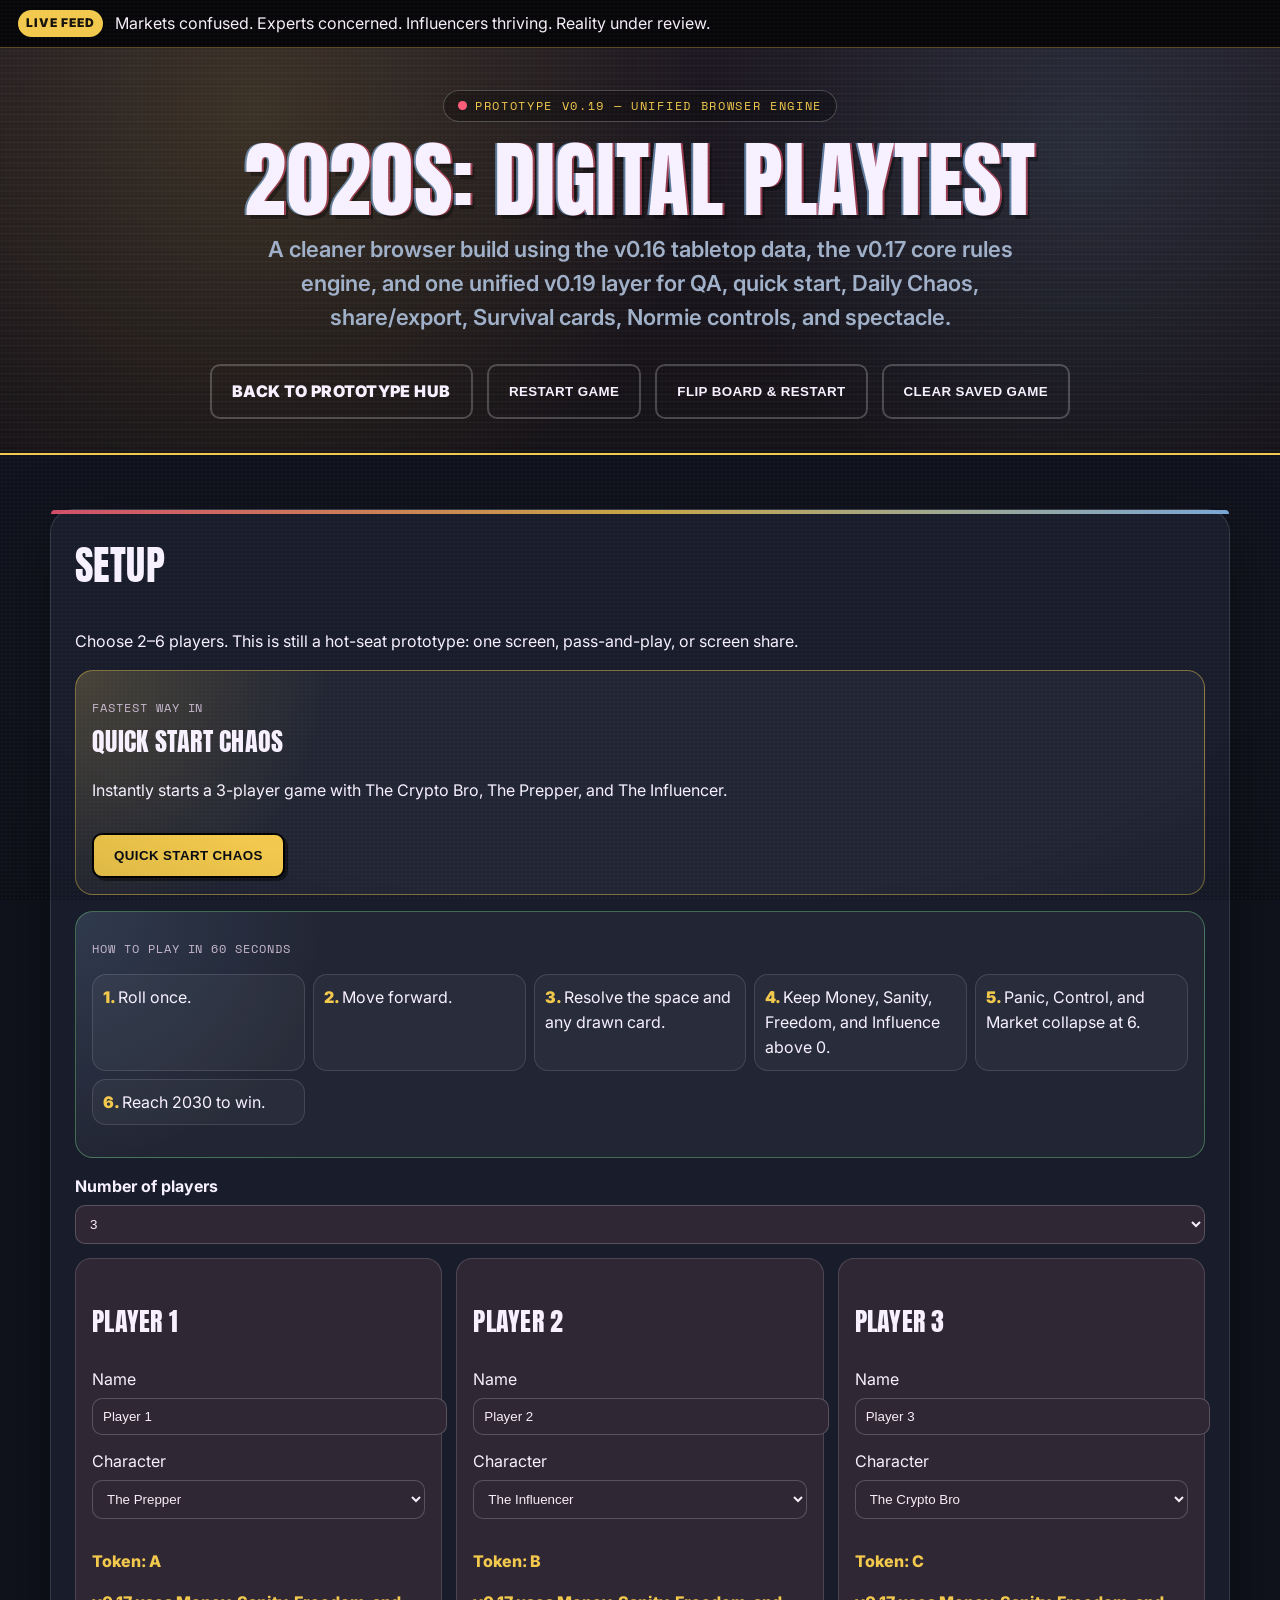
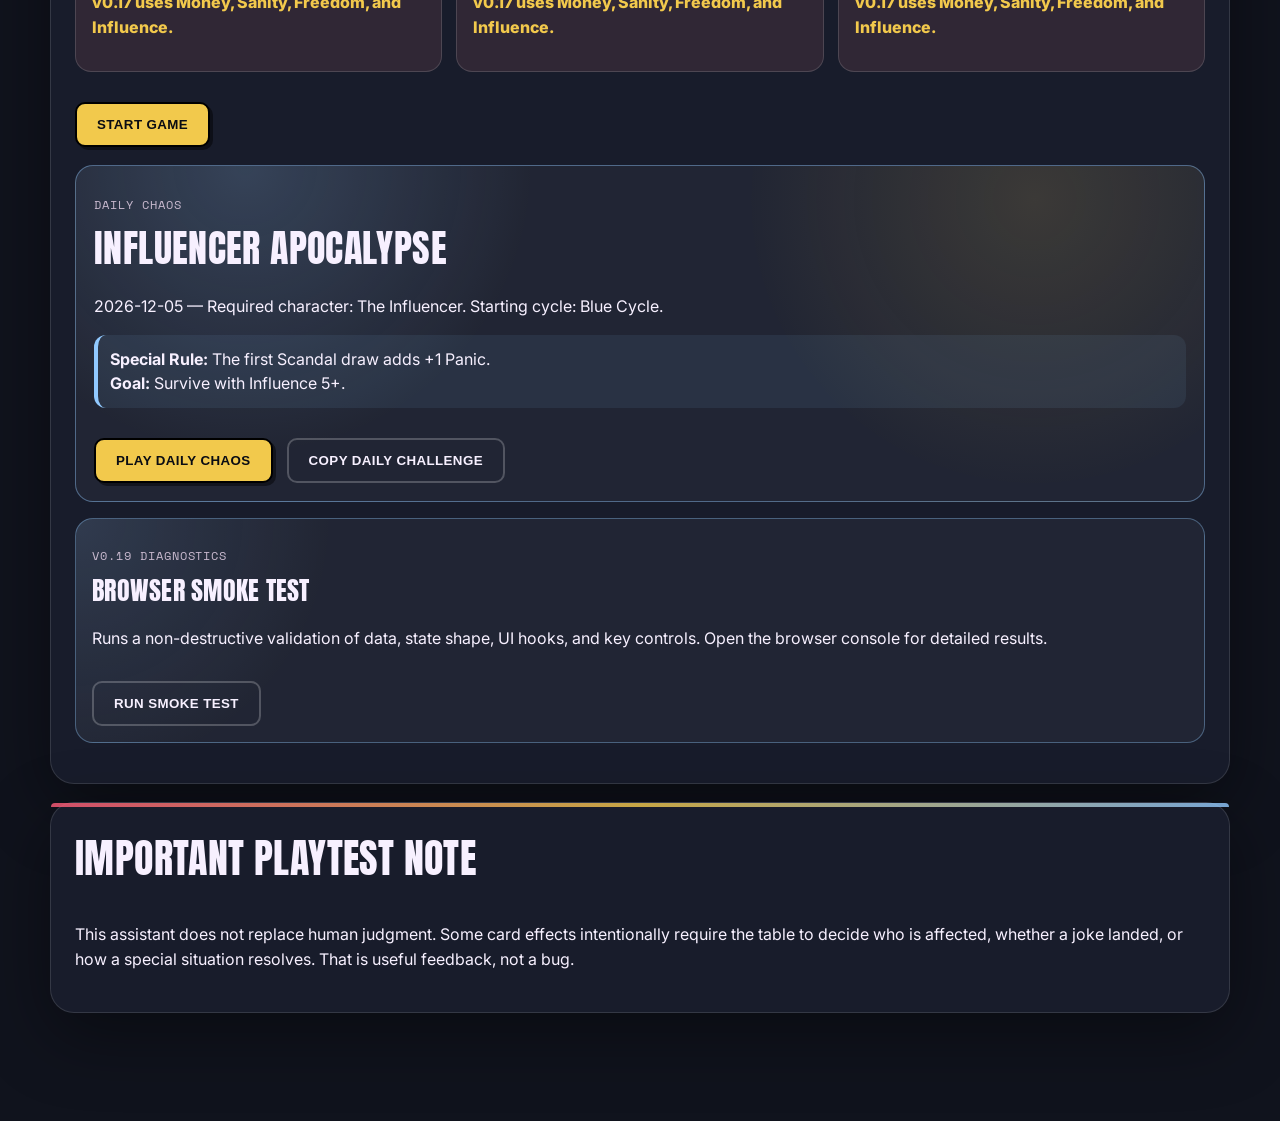
<file: docs/play-v019.html>
<!doctype html>
<html lang="en">
<head>
  <meta charset="utf-8">
  <meta name="viewport" content="width=device-width, initial-scale=1">
  <title>2020s Digital Playtest Assistant</title>
  <link rel="icon" href="assets/art/favicon.svg" type="image/svg+xml">
  <link rel="apple-touch-icon" href="assets/art/apple-touch-icon.png">
  <meta name="theme-color" content="#0a0c13">
  <meta property="og:title" content="2020s: The Board Game — Digital Playtest">
  <meta property="og:description" content="A chaotic digital board game show: quick-start play, outrageous cards, and shareable survival receipts.">
  <meta property="og:type" content="website">
  <meta property="og:image" content="https://weswuy.github.io/2020s/assets/art/og-cover.png">
  <meta name="twitter:card" content="summary_large_image">
  <link rel="stylesheet" href="styles.css">
  <link rel="stylesheet" href="play.css">
  <link rel="stylesheet" href="play-guard.css">
  <link rel="stylesheet" href="play-polish.css">
  <link rel="stylesheet" href="play-share.css">
  <link rel="stylesheet" href="play-daily.css">
  <link rel="stylesheet" href="play-chaos.css">
  <link rel="stylesheet" href="play-spectacle.css">
  <link rel="stylesheet" href="play-readiness.css">
</head>
<body>
  <div id="newsTicker" class="news-ticker">
    <span class="ticker-label">LIVE FEED</span>
    <span id="tickerText">Markets confused. Experts concerned. Influencers thriving. Reality under review.</span>
  </div>

  <header class="hero compact-hero">
    <div class="badge">Prototype v0.19 — Unified Browser Engine</div>
    <h1 class="ca">2020s: Digital Playtest</h1>
    <p class="tagline">A cleaner browser build using the v0.16 tabletop data, the v0.17 core rules engine, and one unified v0.19 layer for QA, quick start, Daily Chaos, share/export, Survival cards, Normie controls, and spectacle.</p>
    <div class="cta-row">
      <a href="index.html" class="button secondary">Back to Prototype Hub</a>
      <button id="restartGameBtn" class="button secondary" type="button">Restart Game</button>
      <button id="flipRestartBtn" class="button secondary" type="button">Flip Board & Restart</button>
      <button id="resetGameBtn" class="button secondary" type="button">Clear Saved Game</button>
    </div>
  </header>

  <main>
    <section id="setupPanel" class="card">
      <h2>Setup</h2>
      <p>Choose 2–6 players. This is still a hot-seat prototype: one screen, pass-and-play, or screen share.</p>
      <label for="playerCount"><strong>Number of players</strong></label>
      <select id="playerCount">
        <option value="2">2</option>
        <option value="3" selected>3</option>
        <option value="4">4</option>
        <option value="5">5</option>
        <option value="6">6</option>
      </select>
      <div id="playerSetup" class="setup-grid"></div>
      <div class="cta-row left">
        <button id="startGameBtn" class="button" type="button">Start Game</button>
      </div>

      <section id="dailyChaosCard" class="daily-chaos-card">
        <p class="eyebrow">Daily Chaos</p>
        <h3 id="dailyChaosTitle">Loading daily challenge...</h3>
        <p id="dailyChaosMeta">One fixed daily setup. Everybody gets the same timeline.</p>
        <p id="dailyChaosRule">Reality is buffering.</p>
        <div class="cta-row left">
          <button id="playDailyBtn" class="button" type="button">Play Daily Chaos</button>
          <button id="copyDailyBtn" class="button secondary" type="button">Copy Daily Challenge</button>
        </div>
      </section>
    </section>

    <section id="gamePanel" class="hidden">
      <section id="chaosDashboard" class="chaos-dashboard hidden">
        <article class="chaos-meter-card">
          <p class="eyebrow">Reality Stability</p>
          <h2 id="realityValue">100%</h2>
          <div class="chaos-meter"><span id="realityFill"></span></div>
        </article>
        <article class="chaos-meter-card">
          <p class="eyebrow">Scandal Meter</p>
          <h2 id="scandalValue">0%</h2>
          <div class="chaos-meter scandal"><span id="scandalFill"></span></div>
        </article>
        <article class="chaos-meter-card villain-card">
          <p class="eyebrow">Villain of the Week</p>
          <h2 id="villainName">Pending</h2>
          <p id="villainReason">Too early to blame anyone.</p>
        </article>
        <article class="chaos-meter-card forbidden-card">
          <p class="eyebrow">Forbidden Phrase</p>
          <h2 id="forbiddenPhrase">Loading...</h2>
          <p>Anyone who says it loses 1 Sanity. Table enforces. Chaos encourages honesty.</p>
          <button id="phrasePenaltyBtn" class="button secondary" type="button">Current Player Said It</button>
        </article>
      </section>

      <section id="dailyModeBanner" class="daily-mode-banner hidden"></section>
      <section id="winnerPanel" class="winner-panel hidden"></section>

      <section class="card board-card spectacle-board-card">
        <div class="board-header">
          <div>
            <p class="eyebrow">Board</p>
            <h2>Timeline Track: 2020 → 2030</h2>
          </div>
          <div>
            <p class="eyebrow">Board Cycle</p>
            <button id="cycleBtn" class="cycle-btn" type="button">Red Cycle</button>
          </div>
        </div>
        <div class="board-legend">
          <span>📰 Headline</span>
          <span>🧩 Conspiracy</span>
          <span>🛟 Survival</span>
          <span>📣 Scandal</span>
          <span>🗳 Cycle Flip</span>
          <span>💸 Market</span>
          <span>🧠 Sanity</span>
          <span>🏁 Final</span>
        </div>
        <div id="boardTrack" class="digital-board spectacle-board"></div>
      </section>

      <section class="game-layout">
        <section class="card control-panel">
          <div class="status-row">
            <div>
              <p class="eyebrow">Current Player</p>
              <h2 id="currentPlayerName">—</h2>
            </div>
            <div>
              <p class="eyebrow">Last Roll</p>
              <div class="big-roll" id="lastRoll">—</div>
            </div>
          </div>

          <p id="currentSpace" class="current-space">Space —</p>
          <div id="turnSummary" class="turn-summary">Start the game to begin.</div>

          <div class="cta-row left">
            <button id="rollBtn" class="button" type="button">Roll & Move</button>
            <button id="endTurnBtn" class="button secondary" type="button">End Turn</button>
            <button id="exportBtn" class="button secondary" type="button">Export Notes</button>
            <button id="doNotPressBtn" class="button danger-button" type="button">DO NOT PRESS</button>
          </div>

          <div id="activeCard" class="active-card hidden"></div>

          <details class="manual-tools">
            <summary>Game Master correction tools</summary>
            <p>Use only to correct mistakes or resolve card effects that require table judgment. These are not normal player actions.</p>
            <div class="tool-grid">
              <button class="gm-adjust" data-stat="sanity" data-delta="1">+ Sanity</button>
              <button class="gm-adjust" data-stat="sanity" data-delta="-1">− Sanity</button>
              <button class="gm-adjust" data-stat="money" data-delta="1">+ Money</button>
              <button class="gm-adjust" data-stat="money" data-delta="-1">− Money</button>
              <button class="gm-adjust" data-stat="freedom" data-delta="1">+ Freedom</button>
              <button class="gm-adjust" data-stat="freedom" data-delta="-1">− Freedom</button>
              <button class="gm-adjust" data-stat="influence" data-delta="1">+ Influence</button>
              <button class="gm-adjust" data-stat="influence" data-delta="-1">− Influence</button>
            </div>
          </details>
        </section>

        <section class="card">
          <h2>Players</h2>
          <div id="playersGrid" class="players-grid"></div>
        </section>

        <section class="card">
          <h2>Card History</h2>
          <div id="cardHistory" class="card-history"></div>
        </section>

        <section class="card">
          <h2>Turn Log</h2>
          <textarea id="turnLog" readonly></textarea>
        </section>
      </section>
    </section>

    <section class="card">
      <h2>Important Playtest Note</h2>
      <p>This assistant does not replace human judgment. Some card effects intentionally require the table to decide who is affected, whether a joke landed, or how a special situation resolves. That is useful feedback, not a bug.</p>
    </section>
  </main>

  <div id="cardRevealOverlay" class="card-reveal-overlay hidden">
    <div class="reveal-card">
      <p id="revealDeck" class="eyebrow">Breaking</p>
      <h2 id="revealTitle">Timeline Event</h2>
      <p id="revealText">Reality is buffering.</p>
      <button id="closeRevealBtn" class="button" type="button">Resolve Card</button>
    </div>
  </div>

  <div id="breakingNewsOverlay" class="breaking-news-overlay hidden">
    <div class="breaking-news-card">
      <p class="eyebrow">Unscheduled Interruption</p>
      <h2 id="breakingNewsTitle">Breaking News</h2>
      <p id="breakingNewsText">Something deeply normal has happened.</p>
      <button id="closeBreakingNewsBtn" class="button" type="button">Return to the Timeline</button>
    </div>
  </div>

  <div id="landingMomentOverlay" class="landing-moment-overlay hidden">
    <div class="landing-moment-card">
      <p id="landingMomentEyebrow" class="eyebrow">Timeline Event</p>
      <h2 id="landingMomentTitle">Player landed on something.</h2>
      <p id="landingMomentText">The timeline is pretending this was always the plan.</p>
      <div class="cta-row left">
        <button id="closeLandingMomentBtn" class="button" type="button">Continue</button>
      </div>
    </div>
  </div>

  <script src="game-data.js"></script>
  <script src="v017-data-loader.js"></script>
  <script src="play.js"></script>
  <script src="v019-unified-engine.js"></script>
  <script src="v019-controls.js"></script>
</body>
</html>
</file>
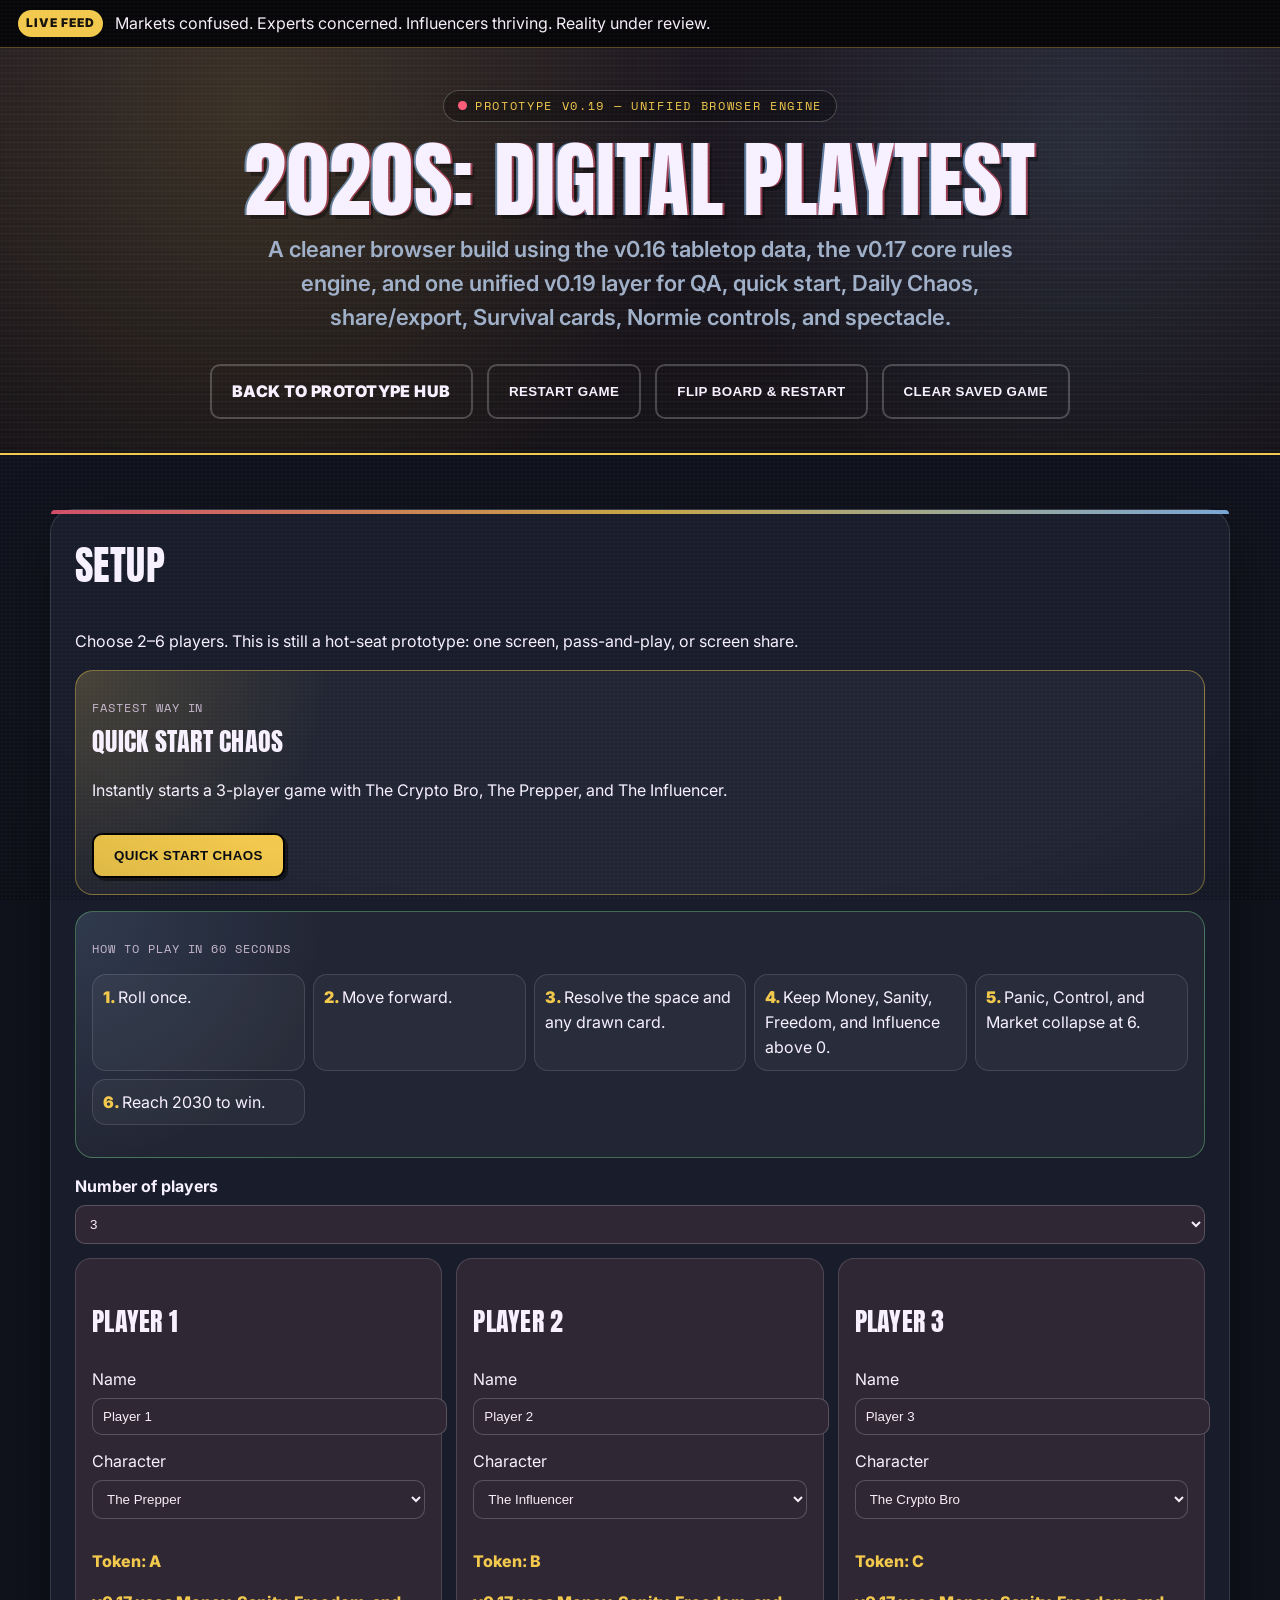
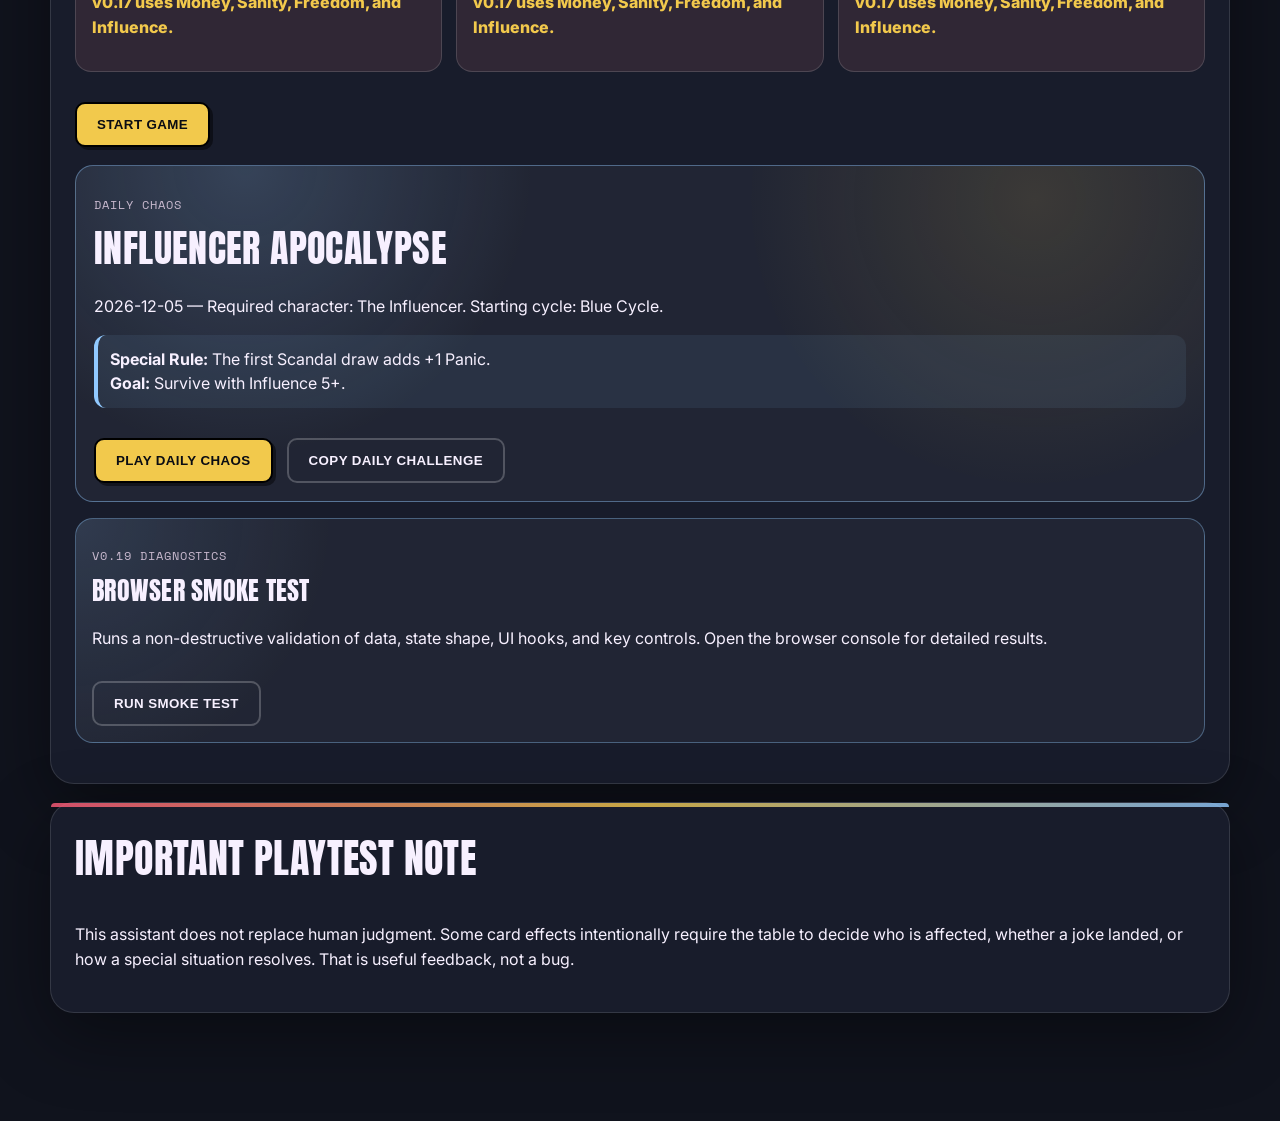
<file: docs/play.html>
<!doctype html>
<html lang="en">
<head>
  <meta charset="utf-8">
  <meta name="viewport" content="width=device-width, initial-scale=1">
  <meta http-equiv="refresh" content="0; url=play-v019.html">
  <title>2020s Digital Playtest Assistant — v0.19</title>
  <link rel="canonical" href="play-v019.html">
  <script>window.location.replace('play-v019.html');</script>
</head>
<body>
  <p>Loading <a href="play-v019.html">2020s Digital Playtest v0.19</a>...</p>
</body>
</html>
</file>
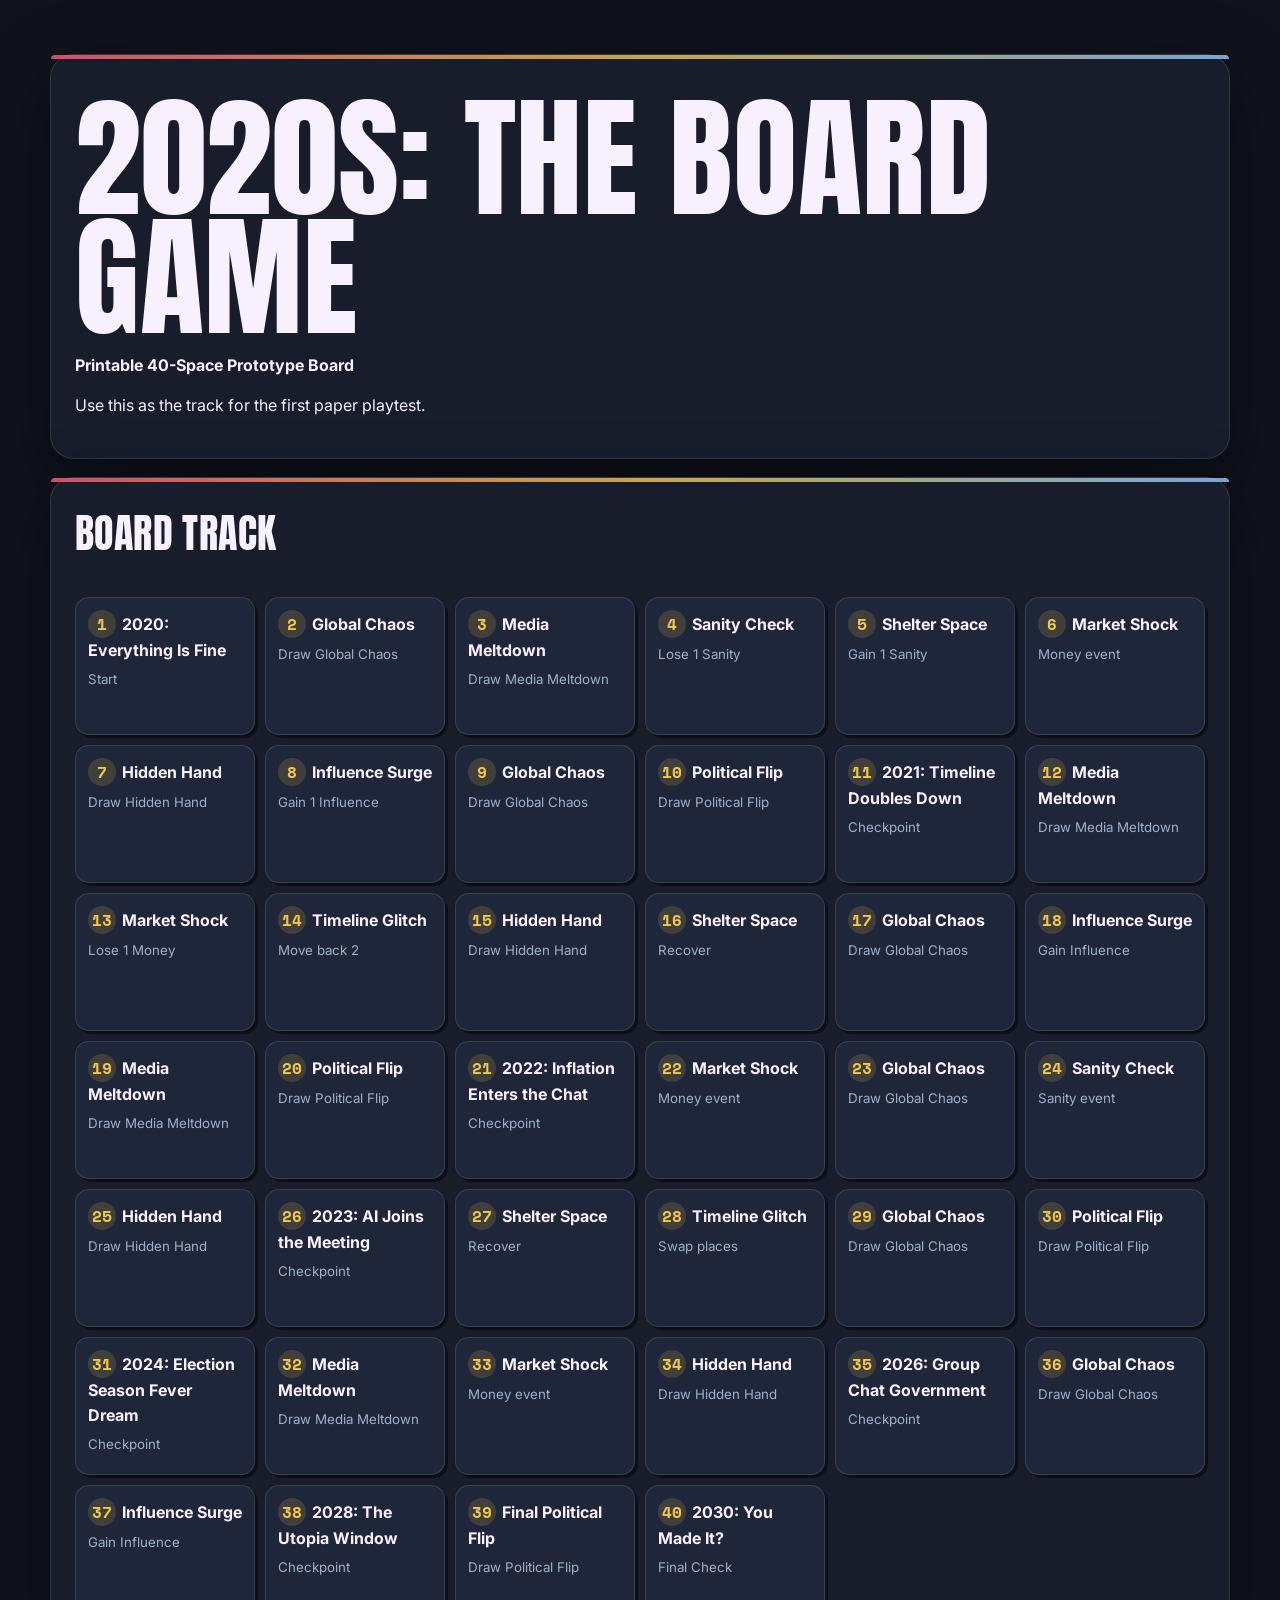
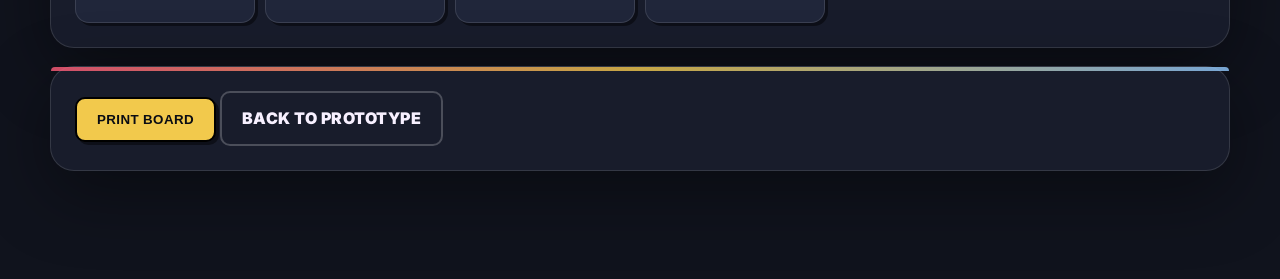
<file: docs/print-board.html>
<!doctype html>
<html lang="en">
<head>
  <meta charset="utf-8">
  <meta name="viewport" content="width=device-width, initial-scale=1">
  <title>2020s Print Board</title>
  <link rel="stylesheet" href="styles.css">
</head>
<body class="print-page">
  <main>
    <section class="card">
      <h1>2020s: The Board Game</h1>
      <p><strong>Printable 40-Space Prototype Board</strong></p>
      <p>Use this as the track for the first paper playtest.</p>
    </section>

    <section class="card">
      <h2>Board Track</h2>
      <div class="board-grid print-board" id="boardGrid"></div>
    </section>

    <section class="card no-print-controls">
      <button onclick="window.print()" class="button">Print Board</button>
      <a href="index.html" class="button secondary">Back to Prototype</a>
    </section>
  </main>

  <script src="game-data.js"></script>
  <script>
    const boardGrid = document.getElementById("boardGrid");
    GAME.board.forEach(space => {
      const el = document.createElement("div");
      el.className = "board-space";
      el.innerHTML = `<span class="num">${space.n}</span><strong>${space.name}</strong><small>${space.type}</small>`;
      boardGrid.appendChild(el);
    });
  </script>
</body>
</html>
</file>
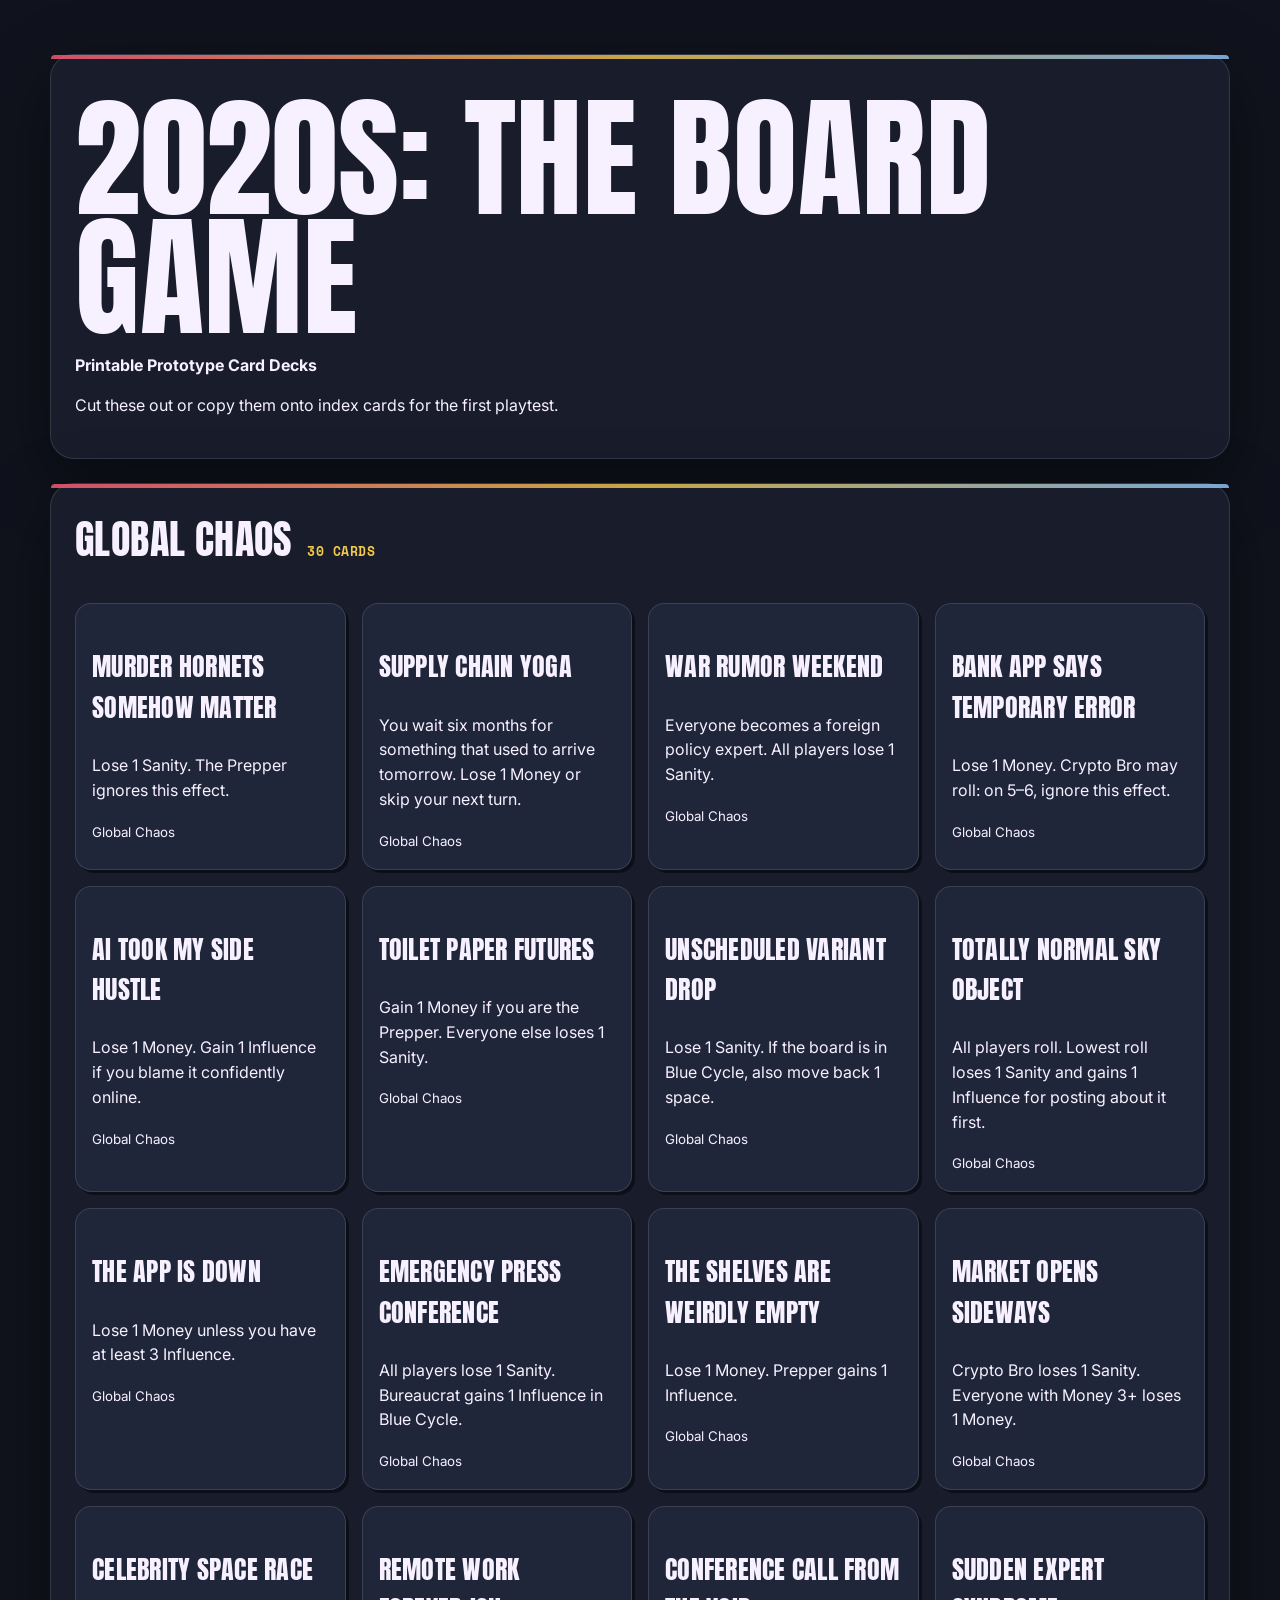
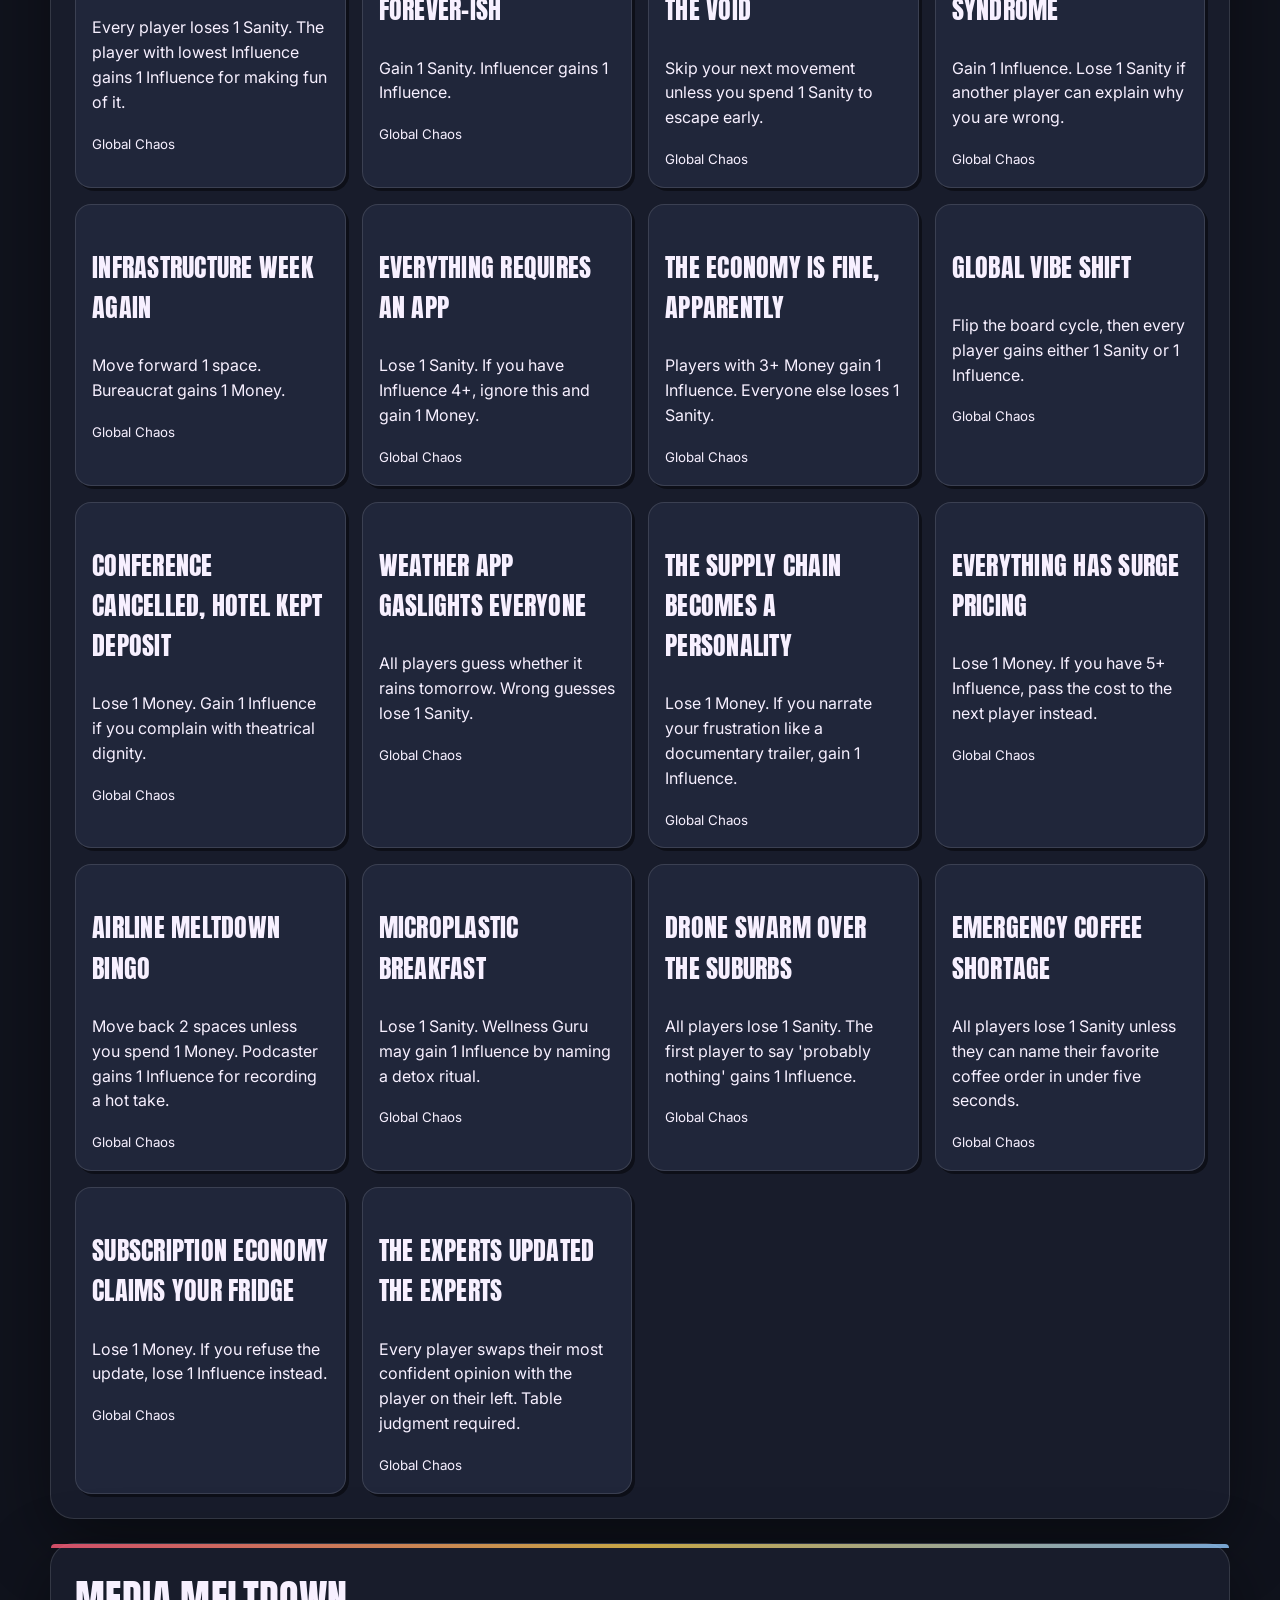
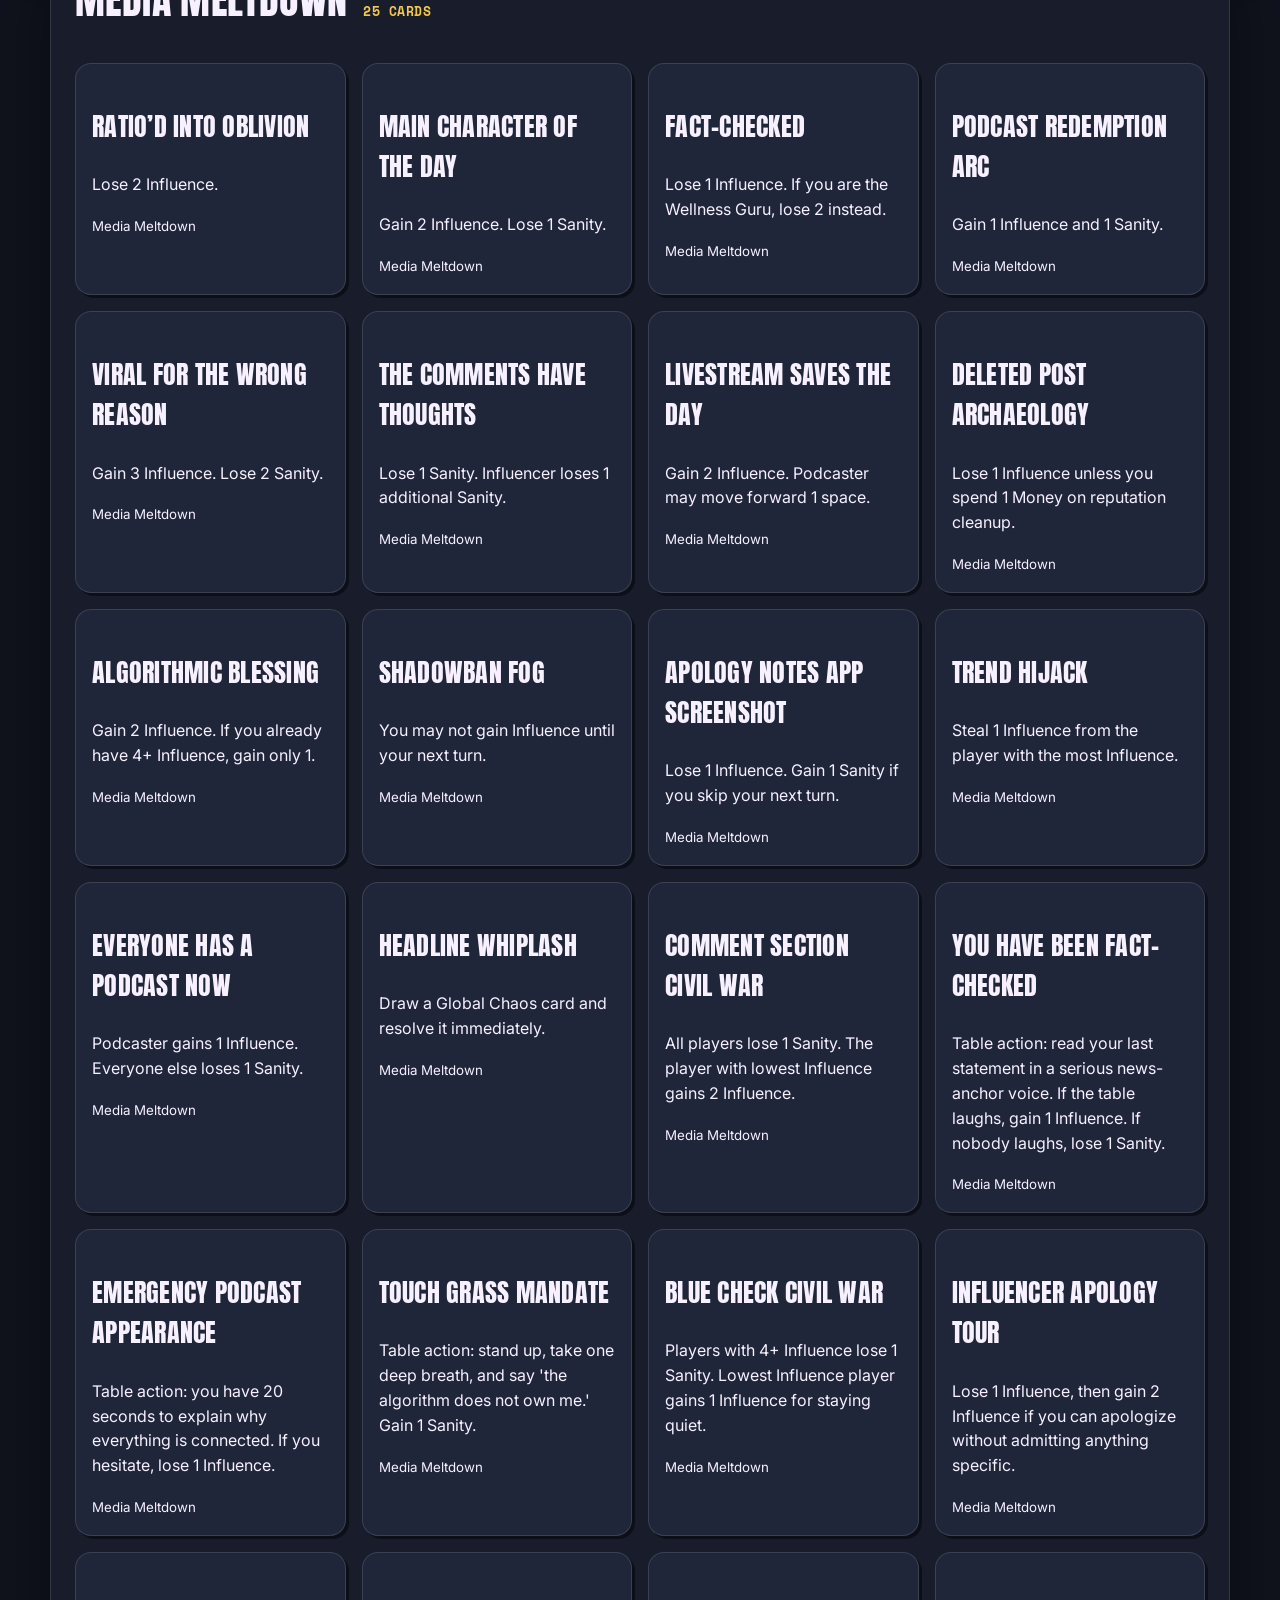
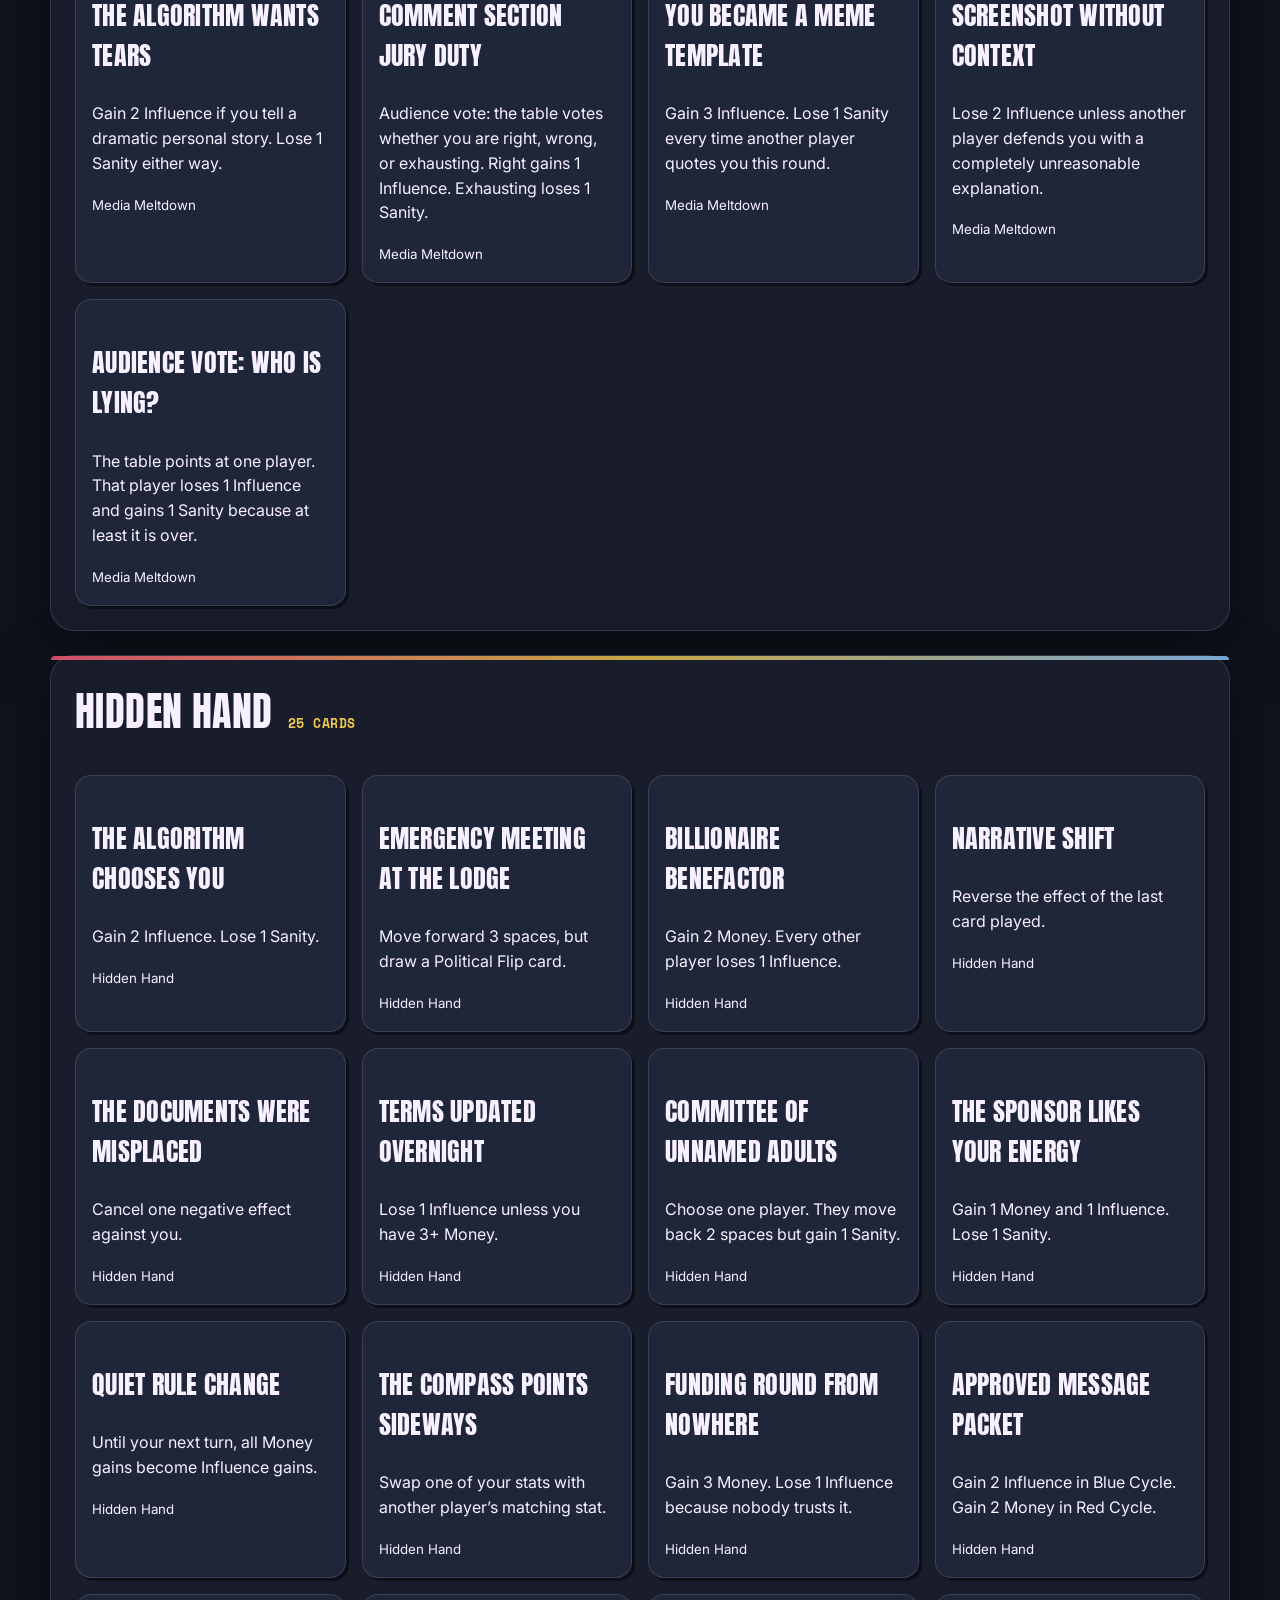
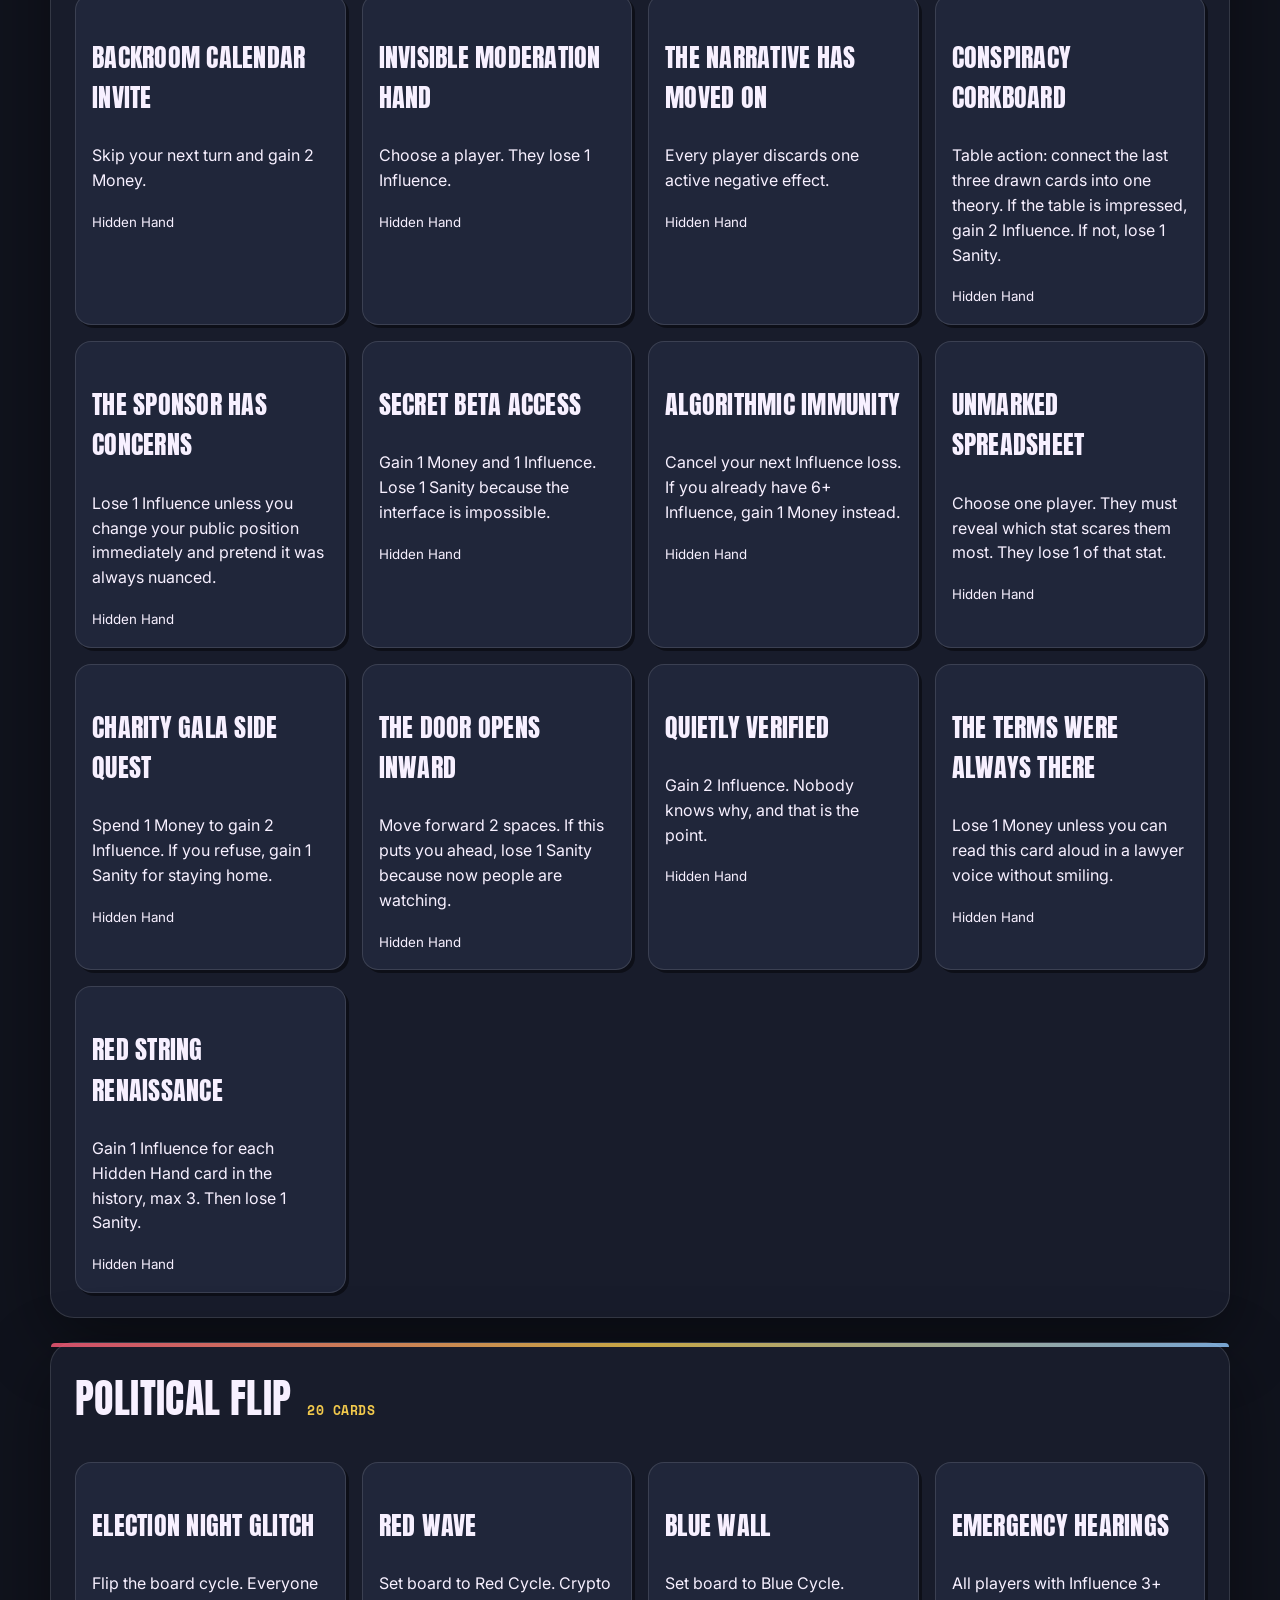
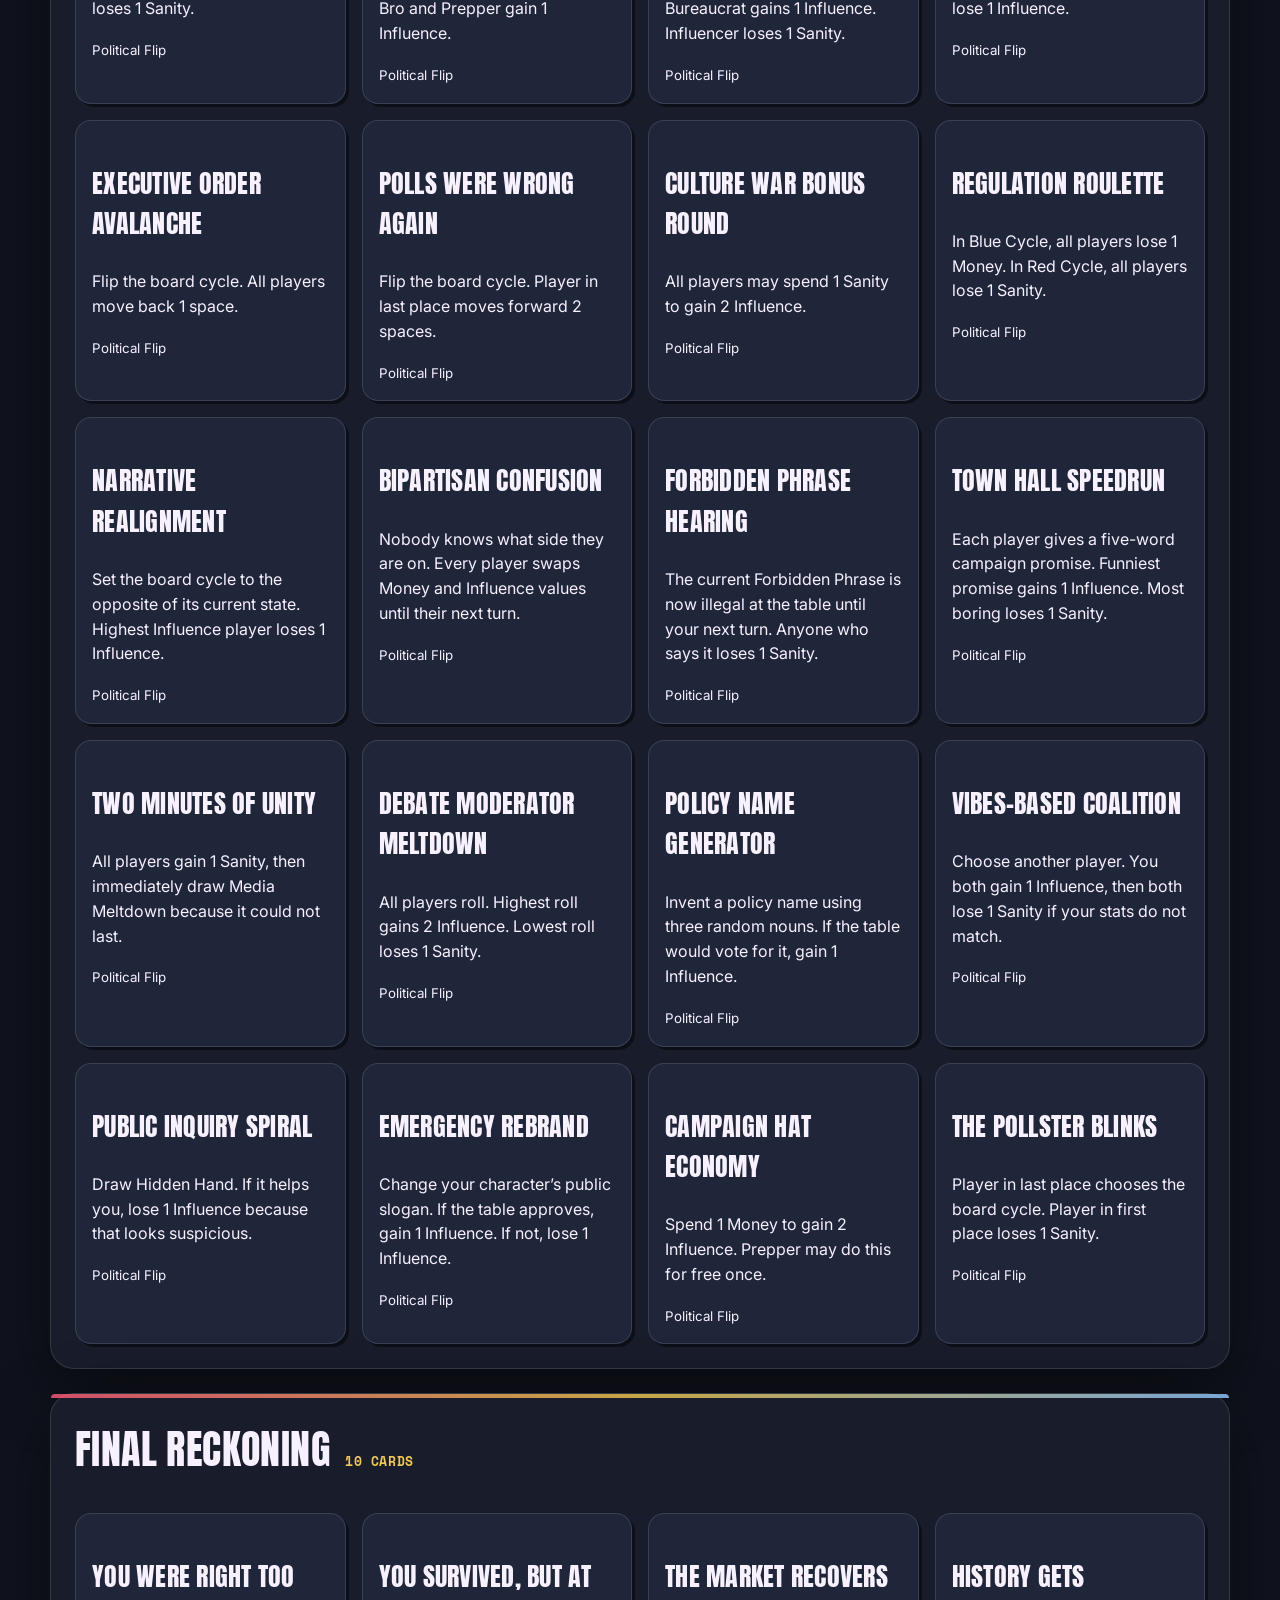
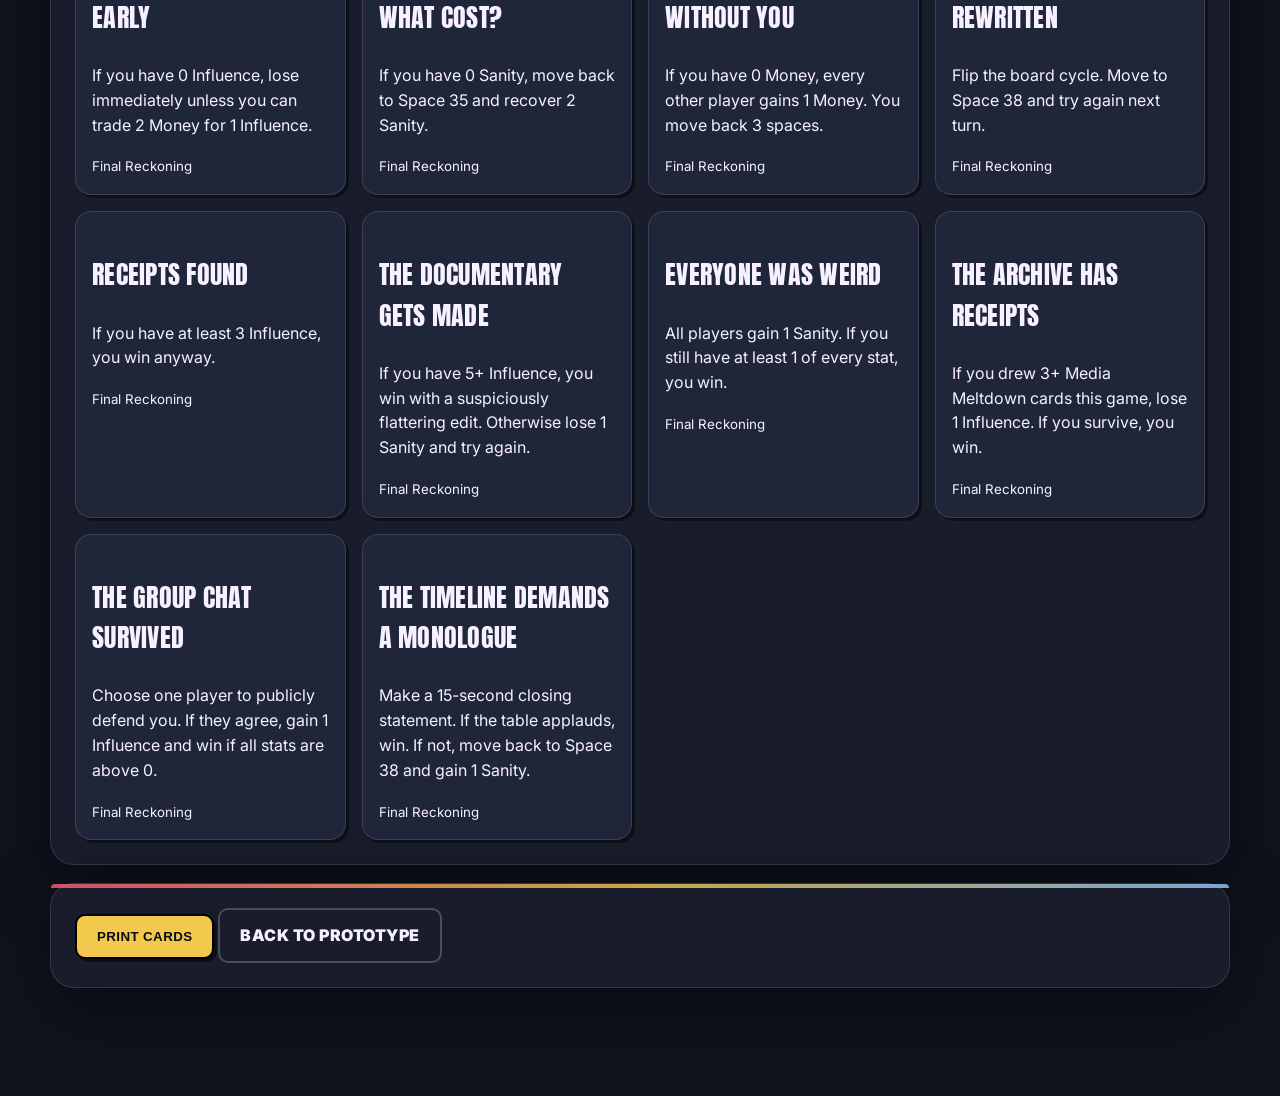
<file: docs/print-cards.html>
<!doctype html>
<html lang="en">
<head>
  <meta charset="utf-8">
  <meta name="viewport" content="width=device-width, initial-scale=1">
  <title>2020s Print Cards</title>
  <link rel="stylesheet" href="styles.css">
</head>
<body class="print-page">
  <main>
    <section class="card">
      <h1>2020s: The Board Game</h1>
      <p><strong>Printable Prototype Card Decks</strong></p>
      <p>Cut these out or copy them onto index cards for the first playtest.</p>
    </section>

    <section id="deckSections"></section>

    <section class="card no-print-controls">
      <button onclick="window.print()" class="button">Print Cards</button>
      <a href="index.html" class="button secondary">Back to Prototype</a>
    </section>
  </main>

  <script src="game-data.js"></script>
  <script>
    const deckSections = document.getElementById("deckSections");
    Object.entries(GAME.decks).forEach(([deckName, cards]) => {
      const section = document.createElement("section");
      section.className = "card deck-section";
      section.innerHTML = `<h2>${deckName} <span class="count">${cards.length} cards</span></h2><div class="deck-grid print-cards"></div>`;
      const grid = section.querySelector(".deck-grid");
      cards.forEach(card => {
        const el = document.createElement("article");
        el.className = "mini-card printable-card";
        el.innerHTML = `<h3>${card.title}</h3><p>${card.text}</p><small>${deckName}</small>`;
        grid.appendChild(el);
      });
      deckSections.appendChild(section);
    });
  </script>
</body>
</html>
</file>
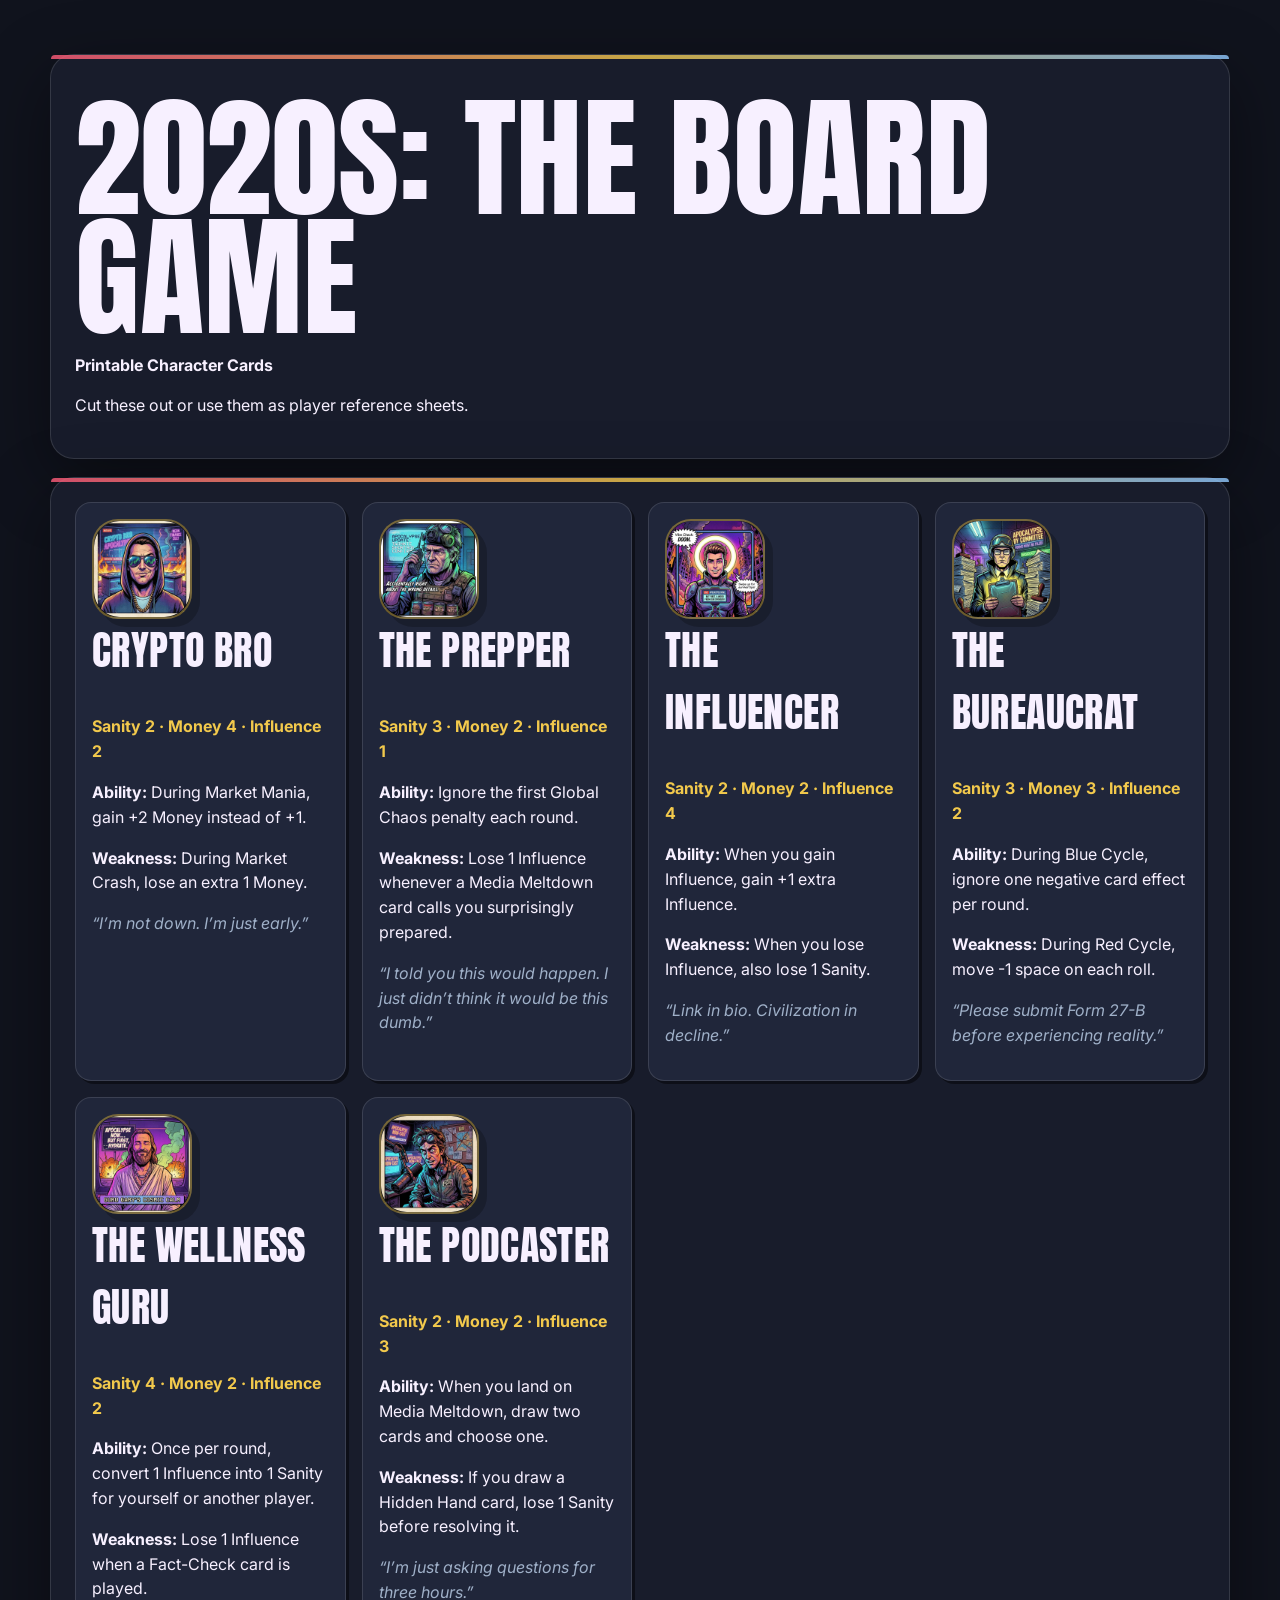
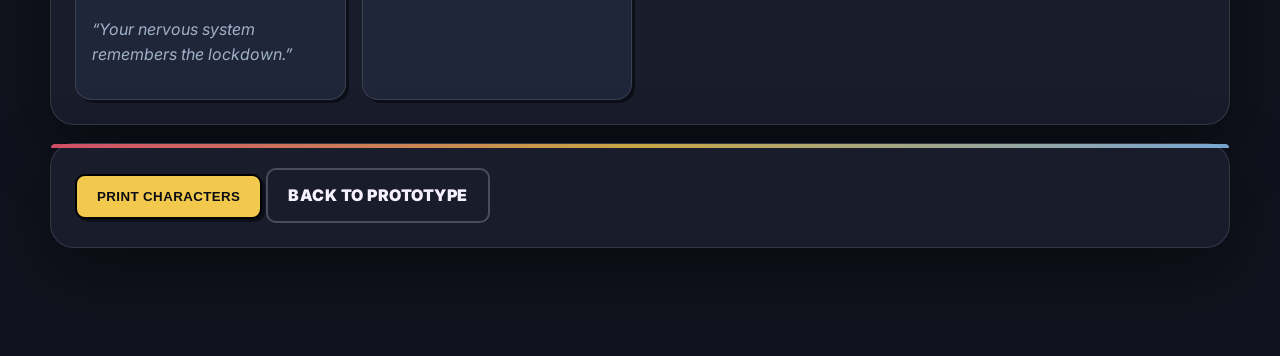
<file: docs/print-characters.html>
<!doctype html>
<html lang="en">
<head>
  <meta charset="utf-8">
  <meta name="viewport" content="width=device-width, initial-scale=1">
  <title>2020s Print Characters</title>
  <link rel="stylesheet" href="styles.css">
  <link rel="stylesheet" href="art-system.css">
</head>
<body class="print-page">
  <main>
    <section class="card">
      <h1>2020s: The Board Game</h1>
      <p><strong>Printable Character Cards</strong></p>
      <p>Cut these out or use them as player reference sheets.</p>
    </section>

    <section class="card">
      <div class="deck-grid print-cards" id="characterGrid"></div>
    </section>

    <section class="card no-print-controls">
      <button onclick="window.print()" class="button">Print Characters</button>
      <a href="index.html" class="button secondary">Back to Prototype</a>
    </section>
  </main>

  <script src="game-data.js"></script>
  <script src="art-system.js"></script>
  <script>
    const characterGrid = document.getElementById("characterGrid");
    GAME.characters.forEach(c => {
      const el = document.createElement("article");
      el.className = "mini-card printable-card";
      el.innerHTML = `${portraitMarkup(c.name)}<h2>${c.name}</h2><p class="stats">Sanity ${c.stats.sanity} · Money ${c.stats.money} · Influence ${c.stats.influence}</p><p><strong>Ability:</strong> ${c.ability}</p><p><strong>Weakness:</strong> ${c.weakness}</p><p class="flavor">“${c.flavor}”</p>`;
      characterGrid.appendChild(el);
    });
  </script>
</body>
</html>
</file>
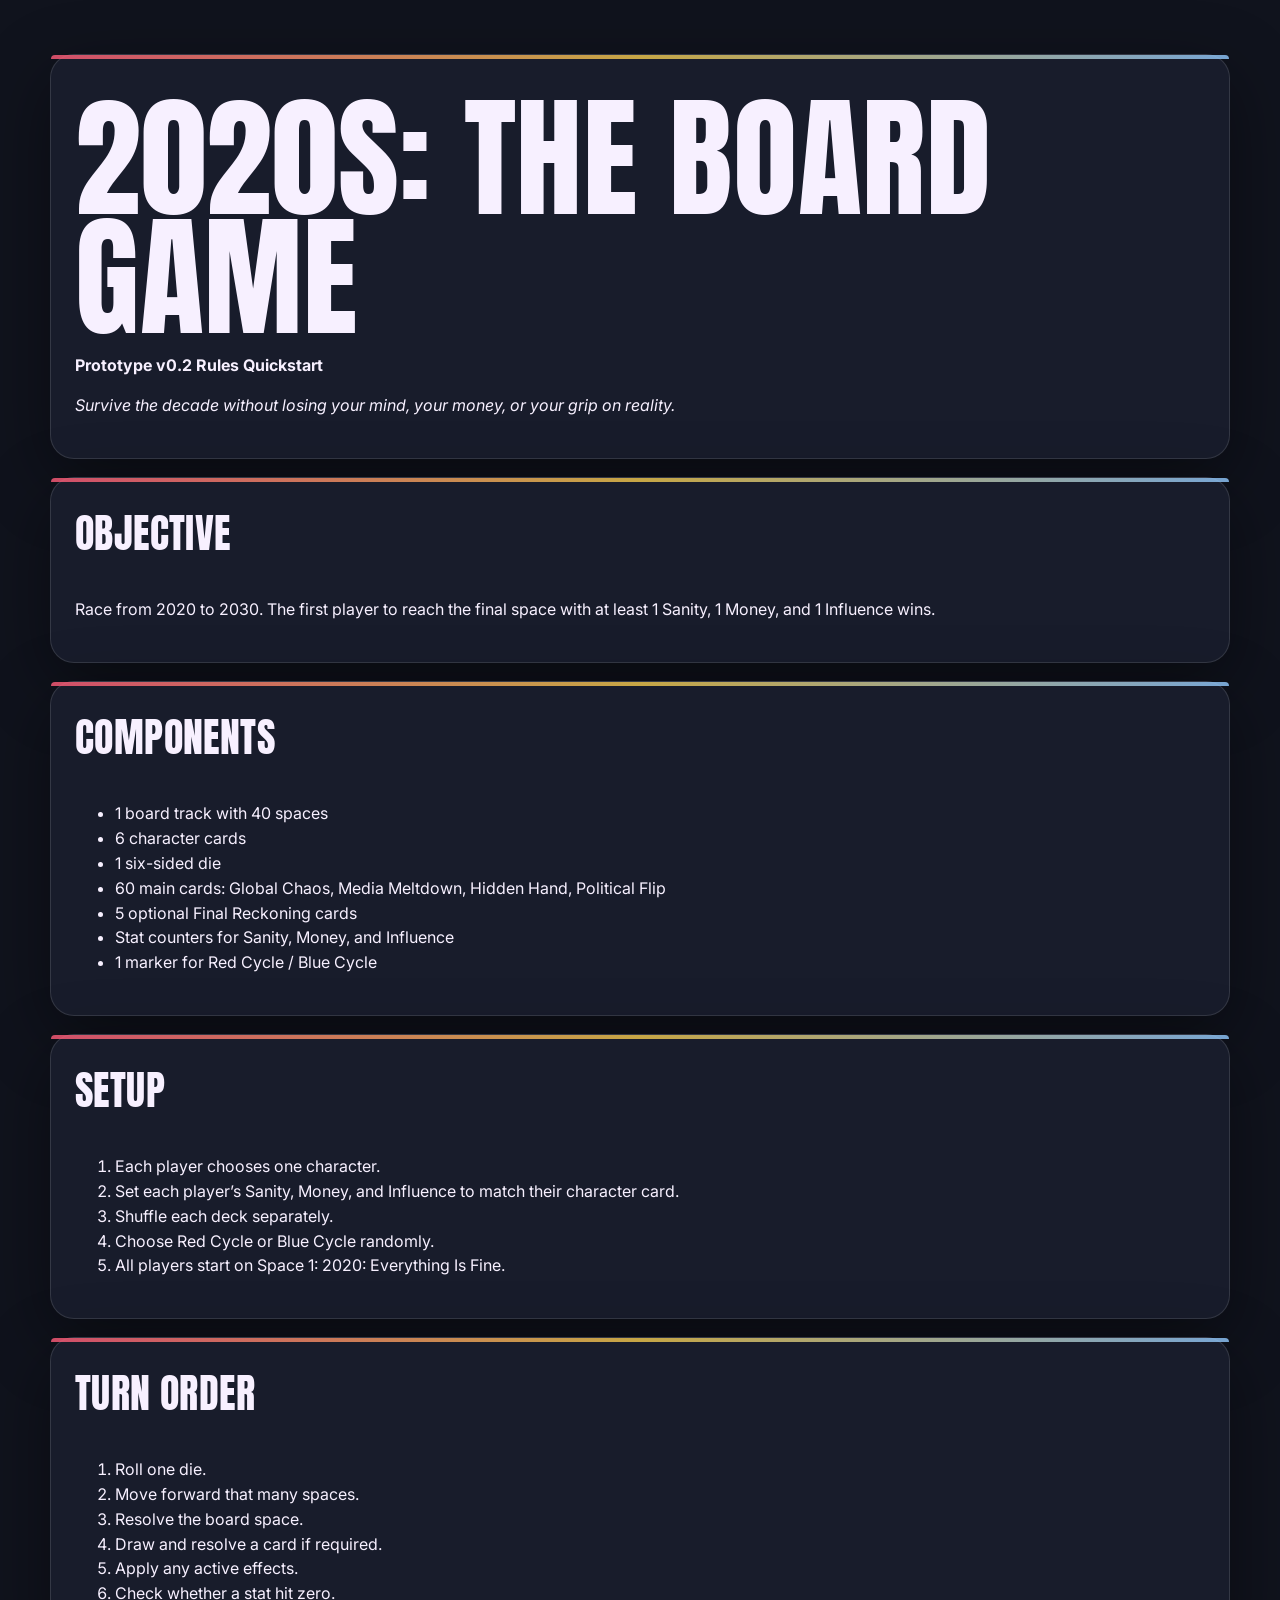
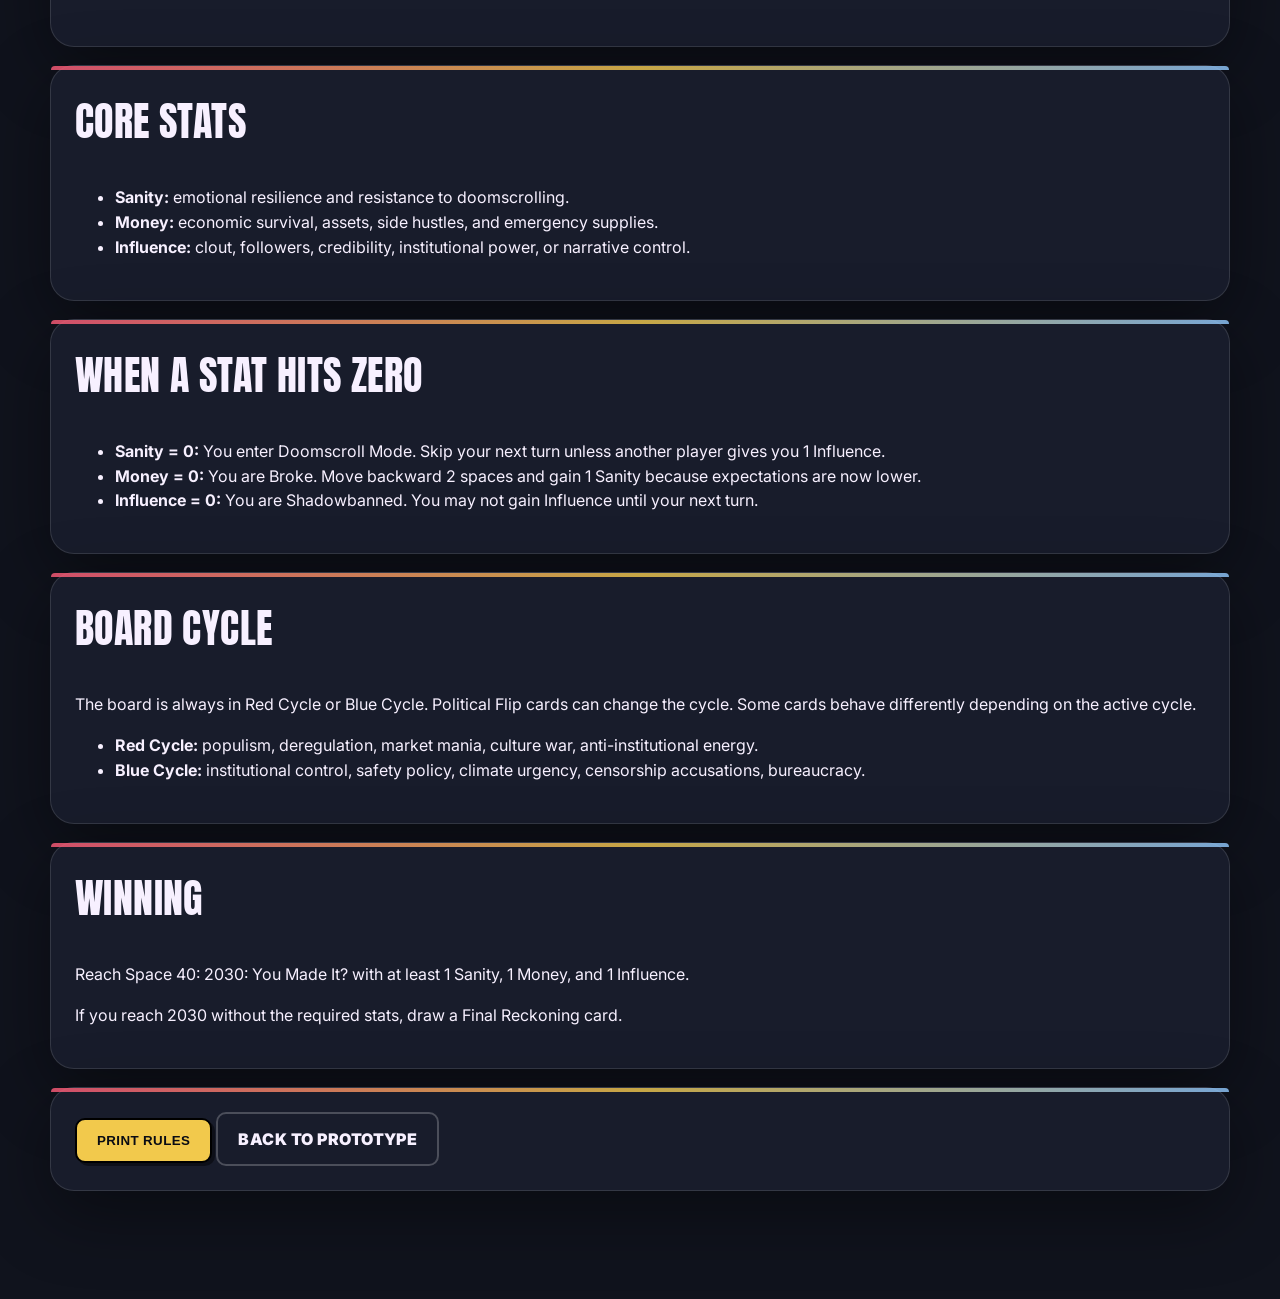
<file: docs/print-rules.html>
<!doctype html>
<html lang="en">
<head>
  <meta charset="utf-8">
  <meta name="viewport" content="width=device-width, initial-scale=1">
  <title>2020s Print Rules</title>
  <link rel="stylesheet" href="styles.css">
</head>
<body class="print-page">
  <main>
    <section class="card">
      <h1>2020s: The Board Game</h1>
      <p><strong>Prototype v0.2 Rules Quickstart</strong></p>
      <p><em>Survive the decade without losing your mind, your money, or your grip on reality.</em></p>
    </section>

    <section class="card">
      <h2>Objective</h2>
      <p>Race from 2020 to 2030. The first player to reach the final space with at least 1 Sanity, 1 Money, and 1 Influence wins.</p>
    </section>

    <section class="card">
      <h2>Components</h2>
      <ul>
        <li>1 board track with 40 spaces</li>
        <li>6 character cards</li>
        <li>1 six-sided die</li>
        <li>60 main cards: Global Chaos, Media Meltdown, Hidden Hand, Political Flip</li>
        <li>5 optional Final Reckoning cards</li>
        <li>Stat counters for Sanity, Money, and Influence</li>
        <li>1 marker for Red Cycle / Blue Cycle</li>
      </ul>
    </section>

    <section class="card">
      <h2>Setup</h2>
      <ol>
        <li>Each player chooses one character.</li>
        <li>Set each player’s Sanity, Money, and Influence to match their character card.</li>
        <li>Shuffle each deck separately.</li>
        <li>Choose Red Cycle or Blue Cycle randomly.</li>
        <li>All players start on Space 1: 2020: Everything Is Fine.</li>
      </ol>
    </section>

    <section class="card">
      <h2>Turn Order</h2>
      <ol>
        <li>Roll one die.</li>
        <li>Move forward that many spaces.</li>
        <li>Resolve the board space.</li>
        <li>Draw and resolve a card if required.</li>
        <li>Apply any active effects.</li>
        <li>Check whether a stat hit zero.</li>
      </ol>
    </section>

    <section class="card">
      <h2>Core Stats</h2>
      <ul>
        <li><strong>Sanity:</strong> emotional resilience and resistance to doomscrolling.</li>
        <li><strong>Money:</strong> economic survival, assets, side hustles, and emergency supplies.</li>
        <li><strong>Influence:</strong> clout, followers, credibility, institutional power, or narrative control.</li>
      </ul>
    </section>

    <section class="card">
      <h2>When a Stat Hits Zero</h2>
      <ul>
        <li><strong>Sanity = 0:</strong> You enter Doomscroll Mode. Skip your next turn unless another player gives you 1 Influence.</li>
        <li><strong>Money = 0:</strong> You are Broke. Move backward 2 spaces and gain 1 Sanity because expectations are now lower.</li>
        <li><strong>Influence = 0:</strong> You are Shadowbanned. You may not gain Influence until your next turn.</li>
      </ul>
    </section>

    <section class="card">
      <h2>Board Cycle</h2>
      <p>The board is always in Red Cycle or Blue Cycle. Political Flip cards can change the cycle. Some cards behave differently depending on the active cycle.</p>
      <ul>
        <li><strong>Red Cycle:</strong> populism, deregulation, market mania, culture war, anti-institutional energy.</li>
        <li><strong>Blue Cycle:</strong> institutional control, safety policy, climate urgency, censorship accusations, bureaucracy.</li>
      </ul>
    </section>

    <section class="card">
      <h2>Winning</h2>
      <p>Reach Space 40: 2030: You Made It? with at least 1 Sanity, 1 Money, and 1 Influence.</p>
      <p>If you reach 2030 without the required stats, draw a Final Reckoning card.</p>
    </section>

    <section class="card no-print-controls">
      <button onclick="window.print()" class="button">Print Rules</button>
      <a href="index.html" class="button secondary">Back to Prototype</a>
    </section>
  </main>
</body>
</html>
</file>
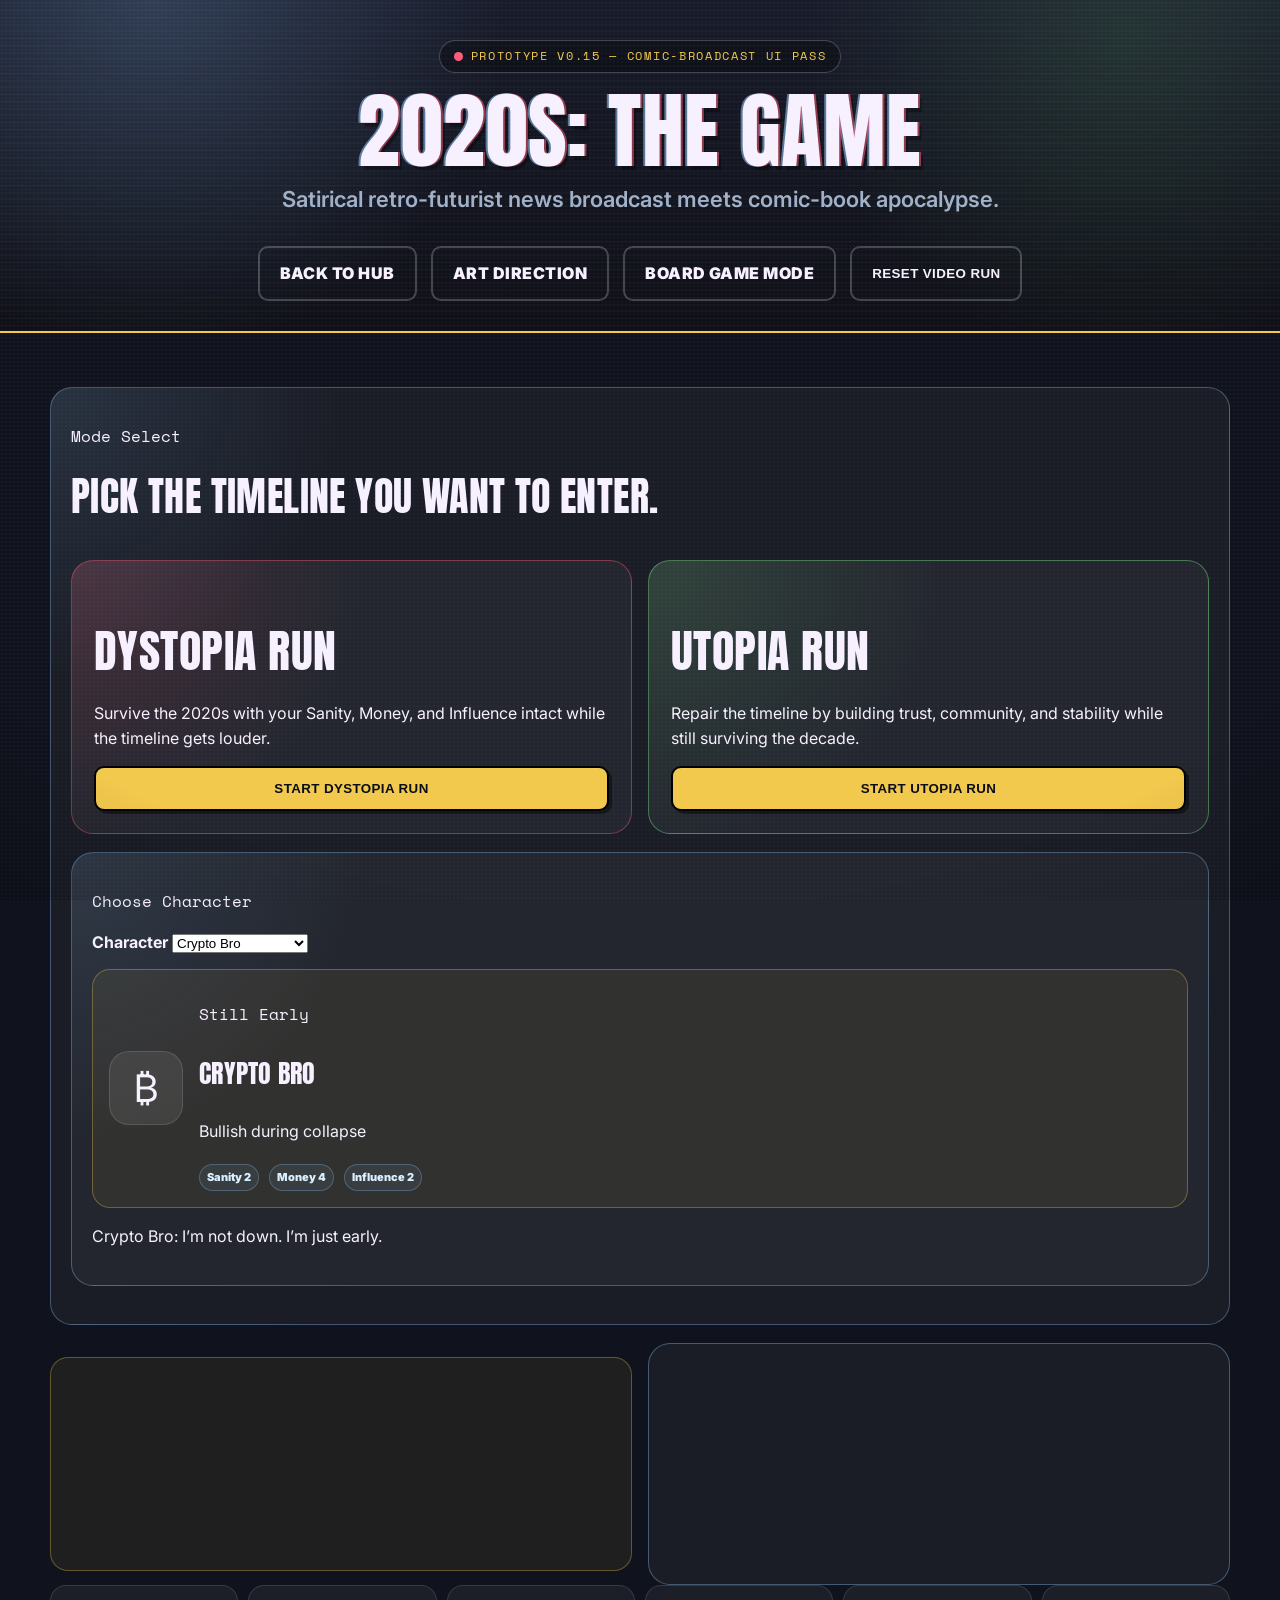
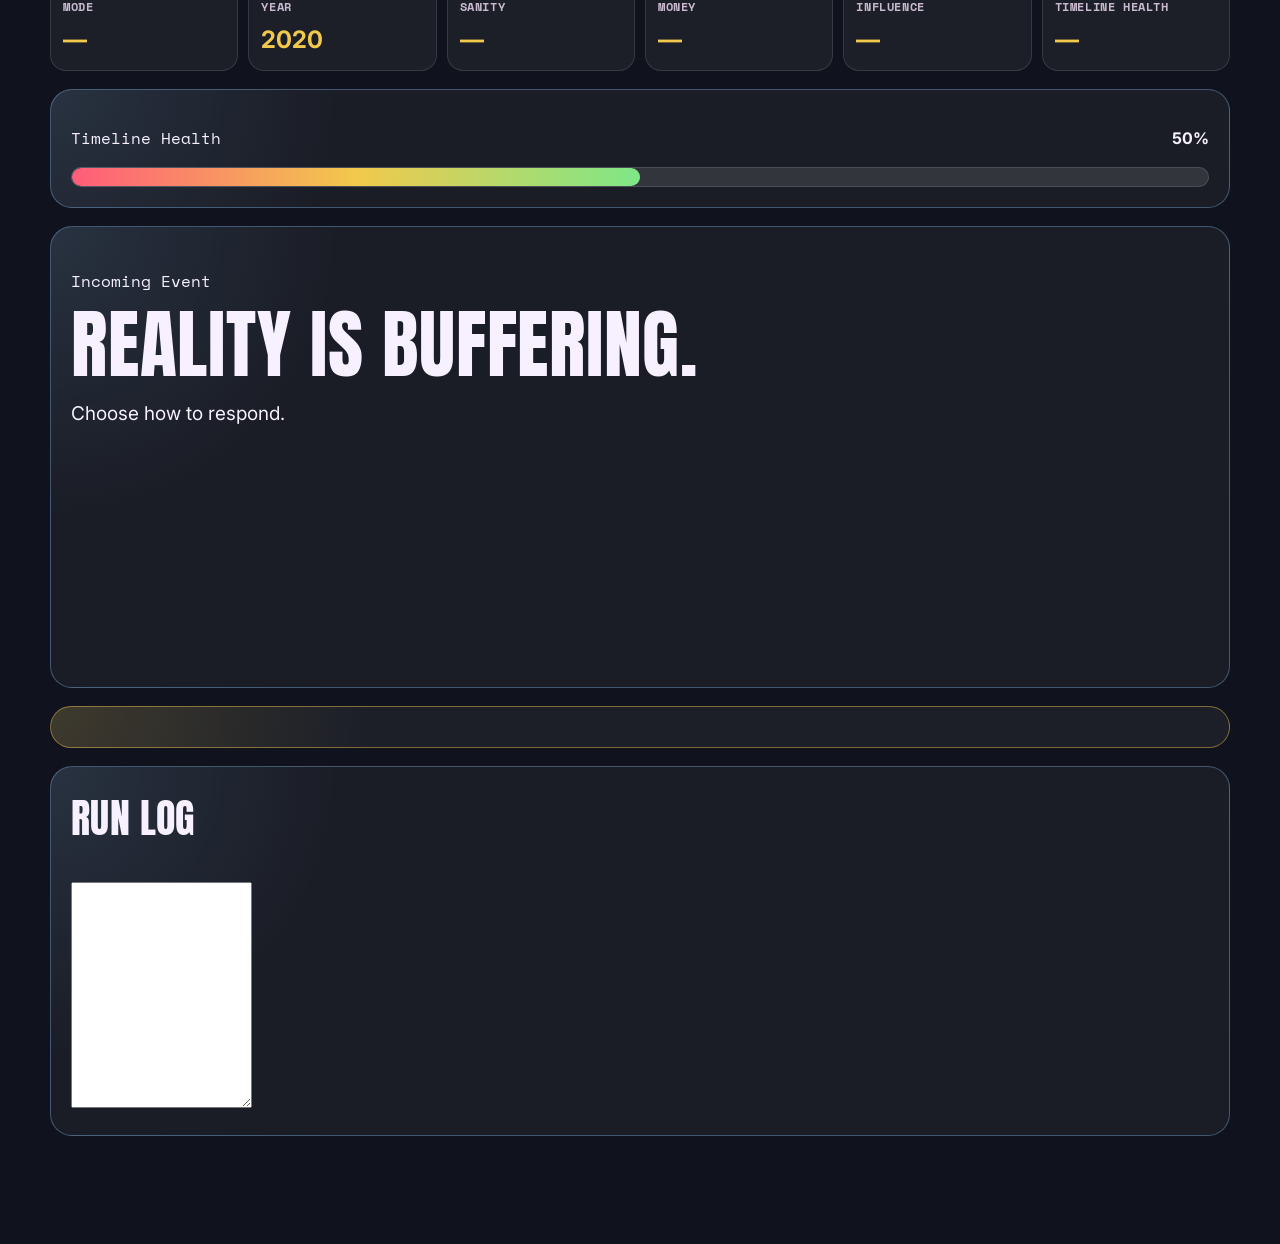
<file: docs/video.html>
<!doctype html>
<html lang="en">
<head>
  <meta charset="utf-8">
  <meta name="viewport" content="width=device-width, initial-scale=1">
  <title>2020s: The Game — Video Mode Prototype</title>
  <link rel="icon" href="assets/art/favicon.svg" type="image/svg+xml">
  <link rel="apple-touch-icon" href="assets/art/apple-touch-icon.png">
  <meta name="theme-color" content="#0a0c13">
  <meta property="og:title" content="2020s: The Game — Video Mode">
  <meta property="og:description" content="Dystopia Run or Utopia Run: survive the decade one broadcast at a time.">
  <meta property="og:type" content="website">
  <meta property="og:image" content="https://weswuy.github.io/2020s/assets/art/og-cover.png">
  <meta name="twitter:card" content="summary_large_image">
  <link rel="stylesheet" href="styles.css">
  <link rel="stylesheet" href="art-system.css">
  <link rel="stylesheet" href="video.css">
  <link rel="stylesheet" href="video-share.css">
</head>
<body>
  <header class="hero compact-hero video-hero">
    <div class="badge">Prototype v0.15 — Comic-Broadcast UI Pass</div>
    <h1 class="ca">2020s: The Game</h1>
    <p class="tagline">Satirical retro-futurist news broadcast meets comic-book apocalypse.</p>
    <div class="cta-row">
      <a href="index.html" class="button secondary">Back to Hub</a>
      <a href="art-direction.html" class="button secondary">Art Direction</a>
      <a href="play.html" class="button secondary">Board Game Mode</a>
      <button id="resetVideoGameBtn" class="button secondary" type="button">Reset Video Run</button>
    </div>
  </header>

  <main>
    <section id="videoSetup" class="video-panel">
      <p class="eyebrow">Mode Select</p>
      <h2>Pick the timeline you want to enter.</h2>
      <div class="mode-grid">
        <article class="mode-card dystopia-card">
          <h3>Dystopia Run</h3>
          <p>Survive the 2020s with your Sanity, Money, and Influence intact while the timeline gets louder.</p>
          <button class="button" type="button" data-mode="dystopia">Start Dystopia Run</button>
        </article>
        <article class="mode-card utopia-card">
          <h3>Utopia Run</h3>
          <p>Repair the timeline by building trust, community, and stability while still surviving the decade.</p>
          <button class="button" type="button" data-mode="utopia">Start Utopia Run</button>
        </article>
      </div>

      <section class="video-panel inner-panel character-select-panel">
        <p class="eyebrow">Choose Character</p>
        <label for="videoCharacter"><strong>Character</strong></label>
        <select id="videoCharacter"></select>
        <div id="videoCharacterPreview" class="video-character-preview"></div>
        <p id="videoCharacterDescription" class="setup-hint">Choose your timeline survivor.</p>
      </section>
    </section>

    <section id="videoGame" class="hidden">
      <section class="video-run-topline">
        <article id="activeCharacterCard" class="active-character-card"></article>
        <article id="chapterCard" class="chapter-card"></article>
      </section>

      <section class="video-hud">
        <article><span>Mode</span><strong id="hudMode">—</strong></article>
        <article><span>Year</span><strong id="hudYear">2020</strong></article>
        <article><span>Sanity</span><strong id="hudSanity">—</strong></article>
        <article><span>Money</span><strong id="hudMoney">—</strong></article>
        <article><span>Influence</span><strong id="hudInfluence">—</strong></article>
        <article><span>Timeline Health</span><strong id="hudTimeline">—</strong></article>
      </section>

      <section class="timeline-health-card">
        <div class="timeline-health-topline">
          <p class="eyebrow">Timeline Health</p>
          <strong id="timelineHealthLabel">50%</strong>
        </div>
        <div class="timeline-health-meter"><span id="timelineHealthFill"></span></div>
      </section>

      <section id="eventScreen" class="event-screen">
        <div id="eventArt" class="event-art-slot"></div>
        <p id="eventEyebrow" class="eyebrow">Incoming Event</p>
        <h2 id="eventTitle">Reality is buffering.</h2>
        <p id="eventText">Choose how to respond.</p>
        <div id="choiceGrid" class="choice-grid"></div>
      </section>

      <section id="videoEnding" class="video-ending hidden"></section>

      <section class="video-panel">
        <h2>Run Log</h2>
        <textarea id="videoLog" readonly></textarea>
      </section>
    </section>
  </main>

  <script src="game-data.js"></script>
  <script src="art-system.js"></script>
  <script src="video-game.js"></script>
  <script src="video-art-pass.js"></script>
  <script src="video-share.js"></script>
</body>
</html>
</file>
<file: docs/styles.css>
@import url("tokens.css");

body {
  margin: 0;
  line-height: 1.55;
}

/* =========================================================================
   HERO — landing front door as a live broadcast panel
   ========================================================================= */
.hero {
  position: relative;
  padding: 72px 20px 56px;
  text-align: center;
  overflow: hidden;
  border-bottom: 2px solid var(--yellow);
  background:
    radial-gradient(circle at 14% 0%, rgba(145,201,255,.22), transparent 24rem),
    radial-gradient(circle at 86% 8%, rgba(255,92,122,.16), transparent 22rem),
    linear-gradient(180deg, var(--ink-700), var(--ink-900));
}
/* scanline sweep over the hero */
.hero::after {
  content: "";
  position: absolute;
  inset: 0;
  pointer-events: none;
  background: linear-gradient(transparent 0 48%, rgba(255,255,255,.05) 50%, transparent 52%);
  background-size: 100% 7px;
  opacity: .6;
}
.hero > * { position: relative; z-index: 1; }

.badge {
  display: inline-flex;
  align-items: center;
  gap: 8px;
  border: 1px solid var(--line-strong);
  border-radius: 999px;
  padding: 6px 14px;
  font-size: 12px;
  letter-spacing: .14em;
  text-transform: uppercase;
  color: var(--yellow);
  background: rgba(0,0,0,.3);
}
.badge::before {
  content: "";
  width: 9px; height: 9px;
  border-radius: 50%;
  background: var(--red);
  box-shadow: 0 0 0 0 rgba(255,92,122,.6);
  animation: livePulse 1.6s infinite;
}
@keyframes livePulse {
  0%   { box-shadow: 0 0 0 0 rgba(255,92,122,.6); }
  70%  { box-shadow: 0 0 0 9px rgba(255,92,122,0); }
  100% { box-shadow: 0 0 0 0 rgba(255,92,122,0); }
}

h1 {
  font-size: clamp(54px, 12vw, 132px);
  line-height: .9;
  margin: 20px 0 14px;
}
/* compact hero for the in-game pages so play starts higher */
.compact-hero { padding: 40px 20px 30px; }
.compact-hero h1 { font-size: clamp(40px, 8vw, 84px); }
h2 { margin-top: 0; font-size: clamp(26px, 4vw, 40px); }
h3 { font-size: clamp(20px, 3vw, 26px); }

.tagline {
  max-width: 760px;
  margin: 0 auto;
  font-size: clamp(17px, 2.4vw, 22px);
  font-weight: 600;
  color: var(--muted);
}

/* scrolling breaking-news ticker under the hero headline */
.ticker {
  position: relative;
  z-index: 1;
  margin: 26px auto 0;
  max-width: 980px;
  overflow: hidden;
  border: 1px solid var(--line);
  border-radius: 999px;
  background: rgba(0,0,0,.35);
}
.ticker-track {
  display: inline-block;
  white-space: nowrap;
  padding: 9px 0;
  font-family: var(--font-mono);
  font-size: 13px;
  letter-spacing: .04em;
  color: var(--blue);
  animation: tickerScroll 26s linear infinite;
}
.ticker-track span { margin: 0 28px; }
.ticker-track b { color: var(--yellow); }
@keyframes tickerScroll {
  from { transform: translateX(0); }
  to   { transform: translateX(-50%); }
}

/* =========================================================================
   BUTTONS — chunky comic with hard offset shadow + tactile hover
   ========================================================================= */
.cta-row {
  display: flex;
  justify-content: center;
  flex-wrap: wrap;
  gap: 14px;
  margin-top: 30px;
}
.cta-row.left { justify-content: flex-start; }

.button {
  display: inline-block;
  text-decoration: none;
  color: var(--ink-900);
  background: var(--yellow);
  padding: 13px 20px;
  border: 2px solid #000;
  border-radius: var(--r-sm);
  font-weight: 900;
  text-transform: uppercase;
  letter-spacing: .03em;
  box-shadow: var(--shadow-hard-sm);
  transition: transform .12s ease, box-shadow .12s ease, background .12s ease;
}
.button:hover {
  transform: translate(-2px, -2px);
  box-shadow: 6px 6px 0 rgba(0,0,0,.55);
}
.button:active {
  transform: translate(2px, 2px);
  box-shadow: 1px 1px 0 rgba(0,0,0,.5);
}
.button.secondary {
  color: var(--text);
  background: transparent;
  border-color: var(--line-strong);
  box-shadow: none;
}
.button.secondary:hover {
  border-color: var(--blue);
  background: rgba(145,201,255,.1);
  transform: translate(-2px, -2px);
}
.button:focus-visible,
a:focus-visible {
  outline: 3px solid var(--blue);
  outline-offset: 2px;
}

/* =========================================================================
   LAYOUT + CARDS
   ========================================================================= */
main {
  width: min(1180px, calc(100% - 32px));
  margin: 0 auto;
  padding: 36px 0 90px;
}
.warning, .card {
  position: relative;
  background: var(--surface);
  border: 1px solid var(--line);
  border-radius: var(--r-lg);
  padding: 24px;
  margin: 18px 0;
  box-shadow: var(--shadow-soft);
}
/* comic accent rule across the top of each card */
.card::before {
  content: "";
  position: absolute;
  left: 0; right: 0; top: 0;
  height: 4px;
  border-radius: var(--r-lg) var(--r-lg) 0 0;
  background: linear-gradient(90deg, var(--red), var(--yellow), var(--blue));
  opacity: .8;
}
.warning { border-color: var(--yellow); }

.grid.two, .cycle-grid, .deck-grid {
  display: grid;
  grid-template-columns: repeat(auto-fit, minmax(240px, 1fr));
  gap: 16px;
}
.mini-card {
  background: var(--surface-2);
  border: 1px solid var(--line);
  border-radius: var(--r-md);
  padding: 16px;
  box-shadow: var(--shadow-hard-sm);
  transition: transform .14s ease, border-color .14s ease, box-shadow .14s ease;
}
.mini-card:hover {
  transform: translateY(-3px);
  border-color: rgba(242,201,76,.5);
  box-shadow: var(--shadow-hard);
}
.stats, .count {
  color: var(--yellow);
  font-weight: 700;
}
.count {
  font-size: 13px;
  margin-left: 6px;
  letter-spacing: .04em;
}
.flavor {
  color: var(--muted);
  font-style: italic;
}

/* =========================================================================
   BOARD
   ========================================================================= */
.board-grid {
  display: grid;
  grid-template-columns: repeat(auto-fit, minmax(165px, 1fr));
  gap: 10px;
}
.board-space {
  min-height: 112px;
  background: var(--surface-2);
  border: 1px solid var(--line);
  border-radius: 14px;
  padding: 12px;
  box-shadow: var(--shadow-hard-sm);
  transition: transform .12s ease, border-color .12s ease;
}
.board-space:hover {
  transform: translateY(-2px);
  border-color: rgba(145,201,255,.5);
}
.board-space .num {
  display: inline-flex;
  width: 28px; height: 28px;
  justify-content: center;
  align-items: center;
  border-radius: 999px;
  background: rgba(242,201,76,.16);
  color: var(--yellow);
  margin-right: 6px;
  font-family: var(--font-mono);
  font-weight: 700;
}
.board-space small {
  display: block;
  color: var(--muted);
  margin-top: 6px;
}

.deck-section { margin-top: 24px; }
.checklist li { margin: 8px 0; }

footer {
  border-top: 2px solid var(--yellow);
  text-align: center;
  color: var(--muted);
  padding: 36px 16px;
  font-family: var(--font-mono);
  font-size: 13px;
}
</file>
<file: docs/art-system.css>
:root {
  --broadcast-blue: #91c9ff;
  --comic-yellow: #f2c94c;
  --panic-red: #ff5c7a;
  --utopia-green: #7ee787;
  --ink: #f7f0ff;
  /* darkens the center/bottom of event art so headline + lower-third stay legible */
  --art-scrim: radial-gradient(128% 100% at 50% 42%, rgba(8,10,18,.74), rgba(8,10,18,.34) 56%, rgba(8,10,18,.12));
}
.event-art-slot {
  position: relative;
  z-index: 1;
  margin-bottom: 22px;
}
.art-frame {
  position: relative;
  min-height: 260px;
  border: 1px solid rgba(242,201,76,.42);
  border-radius: 24px;
  overflow: hidden;
  background:
    radial-gradient(circle at 12% 10%, rgba(242,201,76,.18), transparent 14rem),
    radial-gradient(circle at 88% 12%, rgba(145,201,255,.14), transparent 16rem),
    linear-gradient(135deg, rgba(255,255,255,.07), rgba(255,255,255,.025));
  box-shadow: inset 0 0 0 1px rgba(255,255,255,.04), 0 22px 80px rgba(0,0,0,.24);
}
.art-frame::before {
  content: "";
  position: absolute;
  inset: 0;
  pointer-events: none;
  background:
    radial-gradient(circle, rgba(255,255,255,.09) 0 1px, transparent 1.4px),
    linear-gradient(transparent 0 48%, rgba(255,255,255,.035) 50%, transparent 52%);
  background-size: 13px 13px, 100% 8px;
  mix-blend-mode: screen;
  opacity: .38;
}
.art-frame::after {
  content: "LIVE FEED // 2020s SIGNAL";
  position: absolute;
  right: 14px;
  bottom: 12px;
  font-size: 11px;
  font-weight: 1000;
  letter-spacing: .12em;
  color: rgba(255,255,255,.58);
}
.art-frame-inner {
  position: relative;
  z-index: 1;
  min-height: inherit;
  display: grid;
  grid-template-columns: 1fr;
  place-items: center;
  padding: 24px;
  text-align: center;
}
.art-kicker {
  display: inline-flex;
  align-items: center;
  justify-content: center;
  border: 1px solid rgba(255,255,255,.22);
  border-radius: 999px;
  padding: 6px 10px;
  background: rgba(0,0,0,.22);
  color: var(--broadcast-blue);
  font-size: 11px;
  font-weight: 1000;
  text-transform: uppercase;
  letter-spacing: .12em;
}
.art-title {
  display: block;
  margin-top: 14px;
  font-size: clamp(34px, 7vw, 74px);
  line-height: .88;
  font-weight: 1000;
  color: var(--ink);
  text-transform: uppercase;
  text-shadow: 4px 4px 0 rgba(0,0,0,.32);
}
.art-subtitle {
  display: block;
  margin-top: 12px;
  max-width: 680px;
  color: rgba(247,240,255,.78);
  font-weight: 800;
}
.art-icon {
  display: grid;
  place-items: center;
  width: 108px;
  height: 108px;
  margin: 0 auto 16px;
  border: 2px solid rgba(255,255,255,.2);
  border-radius: 32px;
  background: rgba(0,0,0,.2);
  font-size: 54px;
  box-shadow: 8px 8px 0 rgba(0,0,0,.22);
}
.art-lower-third {
  position: absolute;
  left: 16px;
  bottom: 16px;
  z-index: 2;
  max-width: calc(100% - 32px);
  border: 1px solid rgba(255,255,255,.18);
  border-radius: 16px;
  padding: 10px 14px;
  background: rgba(5,8,14,.72);
  backdrop-filter: blur(8px);
  text-align: left;
}
.art-lower-third strong {
  display: block;
  color: var(--comic-yellow);
  font-size: 14px;
  text-transform: uppercase;
  letter-spacing: .08em;
}
.art-lower-third span {
  color: rgba(247,240,255,.78);
  font-size: 13px;
}
.art-frame.dystopia-art {
  border-color: rgba(255,92,122,.5);
  background:
    radial-gradient(circle at 20% 10%, rgba(255,92,122,.22), transparent 16rem),
    radial-gradient(circle at 80% 20%, rgba(242,201,76,.12), transparent 18rem),
    linear-gradient(135deg, #361725, #111827);
}
.art-frame.utopia-art {
  border-color: rgba(126,231,135,.5);
  background:
    radial-gradient(circle at 20% 10%, rgba(126,231,135,.2), transparent 16rem),
    radial-gradient(circle at 80% 20%, rgba(145,201,255,.14), transparent 18rem),
    linear-gradient(135deg, #13291e, #111827);
}
/* Real vector scene art (v0.15) layered under a legibility scrim. */
.art-frame.event-lockdown  { background: var(--art-scrim), url("assets/art/event-lockdown.svg")  center/cover no-repeat, #0a0c13; }
.art-frame.event-algorithm { background: var(--art-scrim), url("assets/art/event-algorithm.svg") center/cover no-repeat, #0a0c13; }
.art-frame.event-money     { background: var(--art-scrim), url("assets/art/event-money.svg")     center/cover no-repeat, #0a0c13; }
.art-frame.event-ai        { background: var(--art-scrim), url("assets/art/event-ai.svg")        center/cover no-repeat, #0a0c13; }
.art-frame.event-election  { background: var(--art-scrim), url("assets/art/event-election.svg")  center/cover no-repeat, #0a0c13; }
.art-frame.event-utopia    { background: var(--art-scrim), url("assets/art/event-utopia.svg")    center/cover no-repeat, #0a0c13; }
.portrait-frame {
  position: relative;
  width: 96px;
  height: 96px;
  border: 2px solid rgba(242,201,76,.42);
  border-radius: 26px;
  display: grid;
  place-items: center;
  flex: 0 0 auto;
  background:
    radial-gradient(circle at 30% 20%, rgba(255,255,255,.12), transparent 3rem),
    url("assets/art/portrait-backdrop.svg") center/cover no-repeat,
    rgba(0,0,0,.2);
  box-shadow: 8px 8px 0 rgba(0,0,0,.22);
  overflow: hidden;
}
.portrait-frame::after {
  content: "";
  position: absolute;
  inset: 0;
  background: radial-gradient(circle, rgba(255,255,255,.08) 0 1px, transparent 1.4px);
  background-size: 9px 9px;
  opacity: .45;
}
.portrait-photo {
  position: absolute;
  inset: 0;
  z-index: 2;
  width: 100%;
  height: 100%;
  object-fit: cover;
  border-radius: inherit;
}
.portrait-icon {
  position: relative;
  z-index: 1;
  font-size: 48px;
  font-weight: 1000;
}
.broadcast-snipe {
  display: inline-flex;
  margin: 5px 6px 0 0;
  border: 1px solid rgba(255,255,255,.16);
  border-radius: 999px;
  padding: 4px 8px;
  background: rgba(0,0,0,.18);
  color: rgba(247,240,255,.8);
  font-size: 11px;
  font-weight: 900;
}
@media (max-width: 650px) {
  .art-frame { min-height: 220px; }
  .art-lower-third { position: relative; left: auto; bottom: auto; margin: 12px 16px 16px; }
  .art-title { font-size: clamp(30px, 12vw, 54px); }
}
</file>
<file: docs/play.css>
select, input {
  width: 100%;
  padding: 10px;
  margin: 6px 0 14px;
  border-radius: 10px;
  border: 1px solid rgba(255,255,255,.2);
  background: #302735;
  color: #f5edf7;
}
.hidden { display: none !important; }
.compact-hero { padding-top: 42px; padding-bottom: 34px; }
.setup-grid, .players-grid {
  display: grid;
  grid-template-columns: repeat(auto-fit, minmax(230px, 1fr));
  gap: 14px;
}
.setup-card, .player-card, .active-card, .history-card {
  background: #302735;
  border: 1px solid rgba(255,255,255,.14);
  border-radius: 16px;
  padding: 16px;
}
.setup-hint { color: #f2c94c; font-weight: 800; }
.board-card { overflow: hidden; }
.board-header {
  display: flex;
  justify-content: space-between;
  gap: 16px;
  align-items: flex-start;
}
.digital-board {
  display: grid;
  grid-template-columns: repeat(8, minmax(110px, 1fr));
  gap: 8px;
  margin-top: 16px;
}
.board-cell {
  min-height: 112px;
  background: #302735;
  border: 1px solid rgba(255,255,255,.13);
  border-radius: 14px;
  padding: 10px;
  position: relative;
}
.board-cell strong {
  display: block;
  font-size: 14px;
  line-height: 1.2;
  margin-top: 4px;
}
.board-cell small {
  display: block;
  color: #c8b9ce;
  font-size: 11px;
  margin-top: 4px;
}
.board-number {
  display: inline-flex;
  width: 26px;
  height: 26px;
  justify-content: center;
  align-items: center;
  border-radius: 999px;
  background: rgba(242,201,76,.14);
  color: #f2c94c;
  font-weight: 900;
}
.current-cell {
  border-color: #f2c94c;
  box-shadow: 0 0 0 2px rgba(242,201,76,.18);
}
.draw-space { background: #35293c; }
.final-space { border-color: #7ee787; }
.tokens {
  display: flex;
  gap: 4px;
  flex-wrap: wrap;
  margin-top: 8px;
}
.token {
  display: inline-flex;
  width: 26px;
  height: 26px;
  justify-content: center;
  align-items: center;
  border-radius: 999px;
  background: #f2c94c;
  color: #17120b;
  font-weight: 900;
  font-size: 13px;
}
.token-1 { background: #91c9ff; color: #071421; }
.token-2 { background: #c084fc; color: #170724; }
.token-3 { background: #7ee787; color: #071407; }
.token-4 { background: #ff9f6e; color: #241006; }
.token-5 { background: #fda4af; color: #24070c; }
.game-layout {
  display: grid;
  grid-template-columns: 1fr 1fr;
  gap: 16px;
  margin-top: 16px;
}
.full-width { grid-column: 1 / -1; }
.status-row {
  display: flex;
  justify-content: space-between;
  gap: 16px;
  align-items: flex-start;
}
.eyebrow {
  color: #c8b9ce;
  text-transform: uppercase;
  letter-spacing: .08em;
  font-size: 12px;
  margin-bottom: 4px;
}
.cycle-btn {
  border: 0;
  border-radius: 999px;
  padding: 10px 14px;
  font-weight: 800;
  cursor: pointer;
}
.cycle-btn.red { background: #f2c94c; color: #17120b; }
.cycle-btn.blue { background: #91c9ff; color: #071421; }
.big-roll {
  font-size: 72px;
  font-weight: 900;
  color: #f2c94c;
  line-height: .9;
  margin: 0;
  text-align: right;
}
.current-space { font-weight: 800; }
.turn-summary {
  background: rgba(242,201,76,.12);
  border: 1px solid rgba(242,201,76,.35);
  border-radius: 14px;
  padding: 12px;
  margin: 12px 0;
}
.active-card {
  margin-top: 18px;
  border-color: #f2c94c;
}
.active-card h3 { font-size: 28px; }
.manual-tools { margin-top: 18px; }
.tool-grid {
  display: grid;
  grid-template-columns: repeat(3, 1fr);
  gap: 8px;
}
.tool-grid button {
  padding: 10px;
  border-radius: 10px;
  border: 1px solid rgba(255,255,255,.18);
  background: transparent;
  color: #f5edf7;
  cursor: pointer;
}
.button:disabled {
  opacity: .45;
  cursor: not-allowed;
  filter: grayscale(.4);
}
.pulse {
  border-color: #f2c94c !important;
  box-shadow: 0 0 0 2px rgba(242,201,76,.2);
}
.player-card.active-player { border-color: #f2c94c; }
.player-card.winner { border-color: #7ee787; }
.player-topline {
  display: flex;
  align-items: center;
  gap: 8px;
}
.player-topline h3 { margin: 0; }
.stat-row {
  display: flex;
  justify-content: space-between;
  border-top: 1px solid rgba(255,255,255,.12);
  padding: 8px 0;
}
.stat-row strong { color: #f2c94c; }
.card-history {
  display: grid;
  grid-template-columns: repeat(auto-fit, minmax(210px, 1fr));
  gap: 10px;
  max-height: 360px;
  overflow: auto;
}
.history-card h4 { margin: 0 0 6px; }
#winnerPanel {
  background: #14351f;
  border: 1px solid #7ee787;
  border-radius: 18px;
  padding: 22px;
  margin-bottom: 16px;
}
#winnerPanel h2 { margin-bottom: 8px; }
#turnLog {
  width: 100%;
  min-height: 360px;
  border-radius: 14px;
  padding: 14px;
  background: #151217;
  color: #f5edf7;
  border: 1px solid rgba(255,255,255,.14);
}
@media (max-width: 1050px) {
  .digital-board { grid-template-columns: repeat(5, minmax(100px, 1fr)); }
}
@media (max-width: 850px) {
  .game-layout { grid-template-columns: 1fr; }
  .status-row, .board-header { flex-direction: column; }
  .tool-grid { grid-template-columns: repeat(2, 1fr); }
  .digital-board { grid-template-columns: repeat(2, minmax(120px, 1fr)); }
  .big-roll { text-align: left; }
}
</file>
<file: docs/play-guard.css>
.manual-tools {
  border: 1px solid rgba(255,255,255,.14);
  border-radius: 14px;
  padding: 12px;
  background: rgba(255,255,255,.04);
}
.manual-tools summary {
  cursor: pointer;
  font-weight: 900;
  color: #f2c94c;
}
.manual-tools p {
  color: #c8b9ce;
}
.tool-grid button:disabled {
  opacity: .4;
  cursor: not-allowed;
  filter: grayscale(.5);
}
</file>
<file: docs/play-polish.css>
:root {
  --danger: #ff5c7a;
  --success: #7ee787;
  --warning: #f2c94c;
  --blue: #91c9ff;
}
.news-ticker {
  position: sticky;
  top: 0;
  z-index: 50;
  display: flex;
  gap: 12px;
  align-items: center;
  padding: 10px 18px;
  background: #07070a;
  border-bottom: 1px solid rgba(242,201,76,.35);
  color: #f5edf7;
  overflow: hidden;
}
.ticker-label {
  flex: 0 0 auto;
  padding: 4px 8px;
  border-radius: 999px;
  background: #f2c94c;
  color: #17120b;
  font-size: 12px;
  font-weight: 900;
  letter-spacing: .08em;
}
#tickerText {
  display: inline-block;
  white-space: nowrap;
  animation: tickerPulse 3.6s ease-in-out infinite;
}
@keyframes tickerPulse {
  0%, 100% { opacity: .78; }
  50% { opacity: 1; }
}
.compact-hero {
  background:
    radial-gradient(circle at 20% 15%, rgba(242,201,76,.15), transparent 28rem),
    radial-gradient(circle at 85% 25%, rgba(145,201,255,.12), transparent 24rem),
    linear-gradient(180deg, #1c1720, #151217);
}
.board-cell {
  transition: transform .18s ease, border-color .18s ease, box-shadow .18s ease;
}
.board-cell:hover {
  transform: translateY(-2px);
}
.current-cell {
  animation: currentPulse 1.35s ease-in-out infinite;
}
@keyframes currentPulse {
  0%, 100% { box-shadow: 0 0 0 2px rgba(242,201,76,.16), 0 0 0 rgba(242,201,76,0); }
  50% { box-shadow: 0 0 0 2px rgba(242,201,76,.35), 0 0 28px rgba(242,201,76,.18); }
}
.token {
  box-shadow: 0 5px 16px rgba(0,0,0,.28);
}
.player-card {
  position: relative;
  overflow: hidden;
}
.player-card::after {
  content: "";
  position: absolute;
  inset: auto 0 0 0;
  height: 3px;
  background: linear-gradient(90deg, var(--warning), var(--blue));
  opacity: .45;
}
.player-card.active-player::after {
  opacity: 1;
}
.character-flavor {
  color: #c8b9ce;
  font-style: italic;
  margin-top: -4px;
}
.stat-meter {
  margin: 9px 0 11px;
}
.stat-meter-top {
  display: flex;
  justify-content: space-between;
  font-size: 13px;
}
.stat-bar {
  margin-top: 4px;
  height: 8px;
  border-radius: 999px;
  background: rgba(255,255,255,.1);
  overflow: hidden;
}
.stat-fill {
  display: block;
  height: 100%;
  border-radius: 999px;
  background: linear-gradient(90deg, var(--warning), var(--success));
  width: 50%;
  transition: width .24s ease;
}
.stat-fill.low {
  background: linear-gradient(90deg, var(--danger), var(--warning));
}
.status-badges {
  display: flex;
  gap: 6px;
  flex-wrap: wrap;
  margin-top: 10px;
}
.status-badge {
  display: inline-flex;
  border: 1px solid rgba(255,255,255,.18);
  border-radius: 999px;
  padding: 4px 8px;
  font-size: 11px;
  font-weight: 900;
  letter-spacing: .04em;
}
.status-badge.danger {
  color: #ffd7de;
  border-color: rgba(255,92,122,.5);
  background: rgba(255,92,122,.12);
}
.status-badge.warning {
  color: #fff2bd;
  border-color: rgba(242,201,76,.45);
  background: rgba(242,201,76,.12);
}
.active-card {
  animation: revealPop .28s ease;
}
@keyframes revealPop {
  from { transform: scale(.97); opacity: .2; }
  to { transform: scale(1); opacity: 1; }
}
.card-reveal-overlay {
  position: fixed;
  inset: 0;
  z-index: 100;
  display: grid;
  place-items: center;
  padding: 20px;
  background: rgba(5,5,8,.74);
  backdrop-filter: blur(6px);
}
.reveal-card {
  width: min(720px, 100%);
  border: 1px solid rgba(242,201,76,.45);
  border-radius: 24px;
  padding: 28px;
  background:
    radial-gradient(circle at top left, rgba(242,201,76,.2), transparent 20rem),
    linear-gradient(180deg, #302735, #1b151f);
  box-shadow: 0 35px 110px rgba(0,0,0,.55);
  animation: cardDrop .32s ease;
}
.reveal-card h2 {
  font-size: clamp(32px, 6vw, 58px);
  line-height: .96;
  margin: 8px 0 18px;
}
.reveal-card p:not(.eyebrow) {
  font-size: 19px;
}
@keyframes cardDrop {
  from { opacity: 0; transform: translateY(24px) scale(.96); }
  to { opacity: 1; transform: translateY(0) scale(1); }
}
.turn-summary {
  font-weight: 800;
}
.turn-summary::before {
  content: "⚡ ";
}
.big-roll {
  text-shadow: 0 0 22px rgba(242,201,76,.18);
}
.roll-flash {
  animation: rollFlash .38s ease;
}
@keyframes rollFlash {
  0% { transform: scale(1); }
  45% { transform: scale(1.18) rotate(-3deg); }
  100% { transform: scale(1); }
}
#winnerPanel {
  background:
    radial-gradient(circle at 15% 0%, rgba(126,231,135,.23), transparent 24rem),
    linear-gradient(180deg, #14351f, #0e2416);
}
.ending-title {
  display: inline-block;
  margin: 8px 0 14px;
  padding: 8px 12px;
  border-radius: 999px;
  background: rgba(242,201,76,.14);
  border: 1px solid rgba(242,201,76,.38);
  color: #f2c94c;
  font-weight: 900;
}
.chaos-score {
  display: grid;
  grid-template-columns: repeat(auto-fit, minmax(180px, 1fr));
  gap: 10px;
  margin: 16px 0;
}
.chaos-score div {
  border: 1px solid rgba(255,255,255,.14);
  border-radius: 14px;
  padding: 12px;
  background: rgba(255,255,255,.05);
}
.chaos-score strong {
  display: block;
  color: #f2c94c;
  font-size: 24px;
}
@media (prefers-reduced-motion: reduce) {
  *, *::before, *::after { animation: none !important; transition: none !important; }
}
@media (max-width: 650px) {
  .news-ticker { font-size: 13px; }
  .reveal-card { padding: 20px; }
}
</file>
<file: docs/play-share.css>
.share-certificate {
  margin-top: 18px;
  border: 1px solid rgba(242,201,76,.42);
  border-radius: 22px;
  padding: 18px;
  background:
    radial-gradient(circle at 12% 5%, rgba(242,201,76,.18), transparent 20rem),
    radial-gradient(circle at 90% 10%, rgba(145,201,255,.14), transparent 18rem),
    rgba(255,255,255,.045);
}
.share-certificate h3 {
  margin-bottom: 8px;
}
.certificate-card {
  border: 1px solid rgba(255,255,255,.14);
  border-radius: 18px;
  padding: 18px;
  background: rgba(5,5,8,.36);
  margin: 14px 0;
}
.certificate-title {
  font-size: clamp(26px, 4vw, 42px);
  line-height: .96;
  margin: 8px 0 12px;
}
.certificate-subtitle {
  color: #c8b9ce;
  font-size: 17px;
}
.share-stats {
  display: grid;
  grid-template-columns: repeat(auto-fit, minmax(120px, 1fr));
  gap: 10px;
  margin: 14px 0;
}
.share-stats div {
  border: 1px solid rgba(255,255,255,.12);
  border-radius: 14px;
  padding: 11px;
  background: rgba(255,255,255,.04);
}
.share-stats strong {
  display: block;
  color: #f2c94c;
  font-size: 24px;
}
.achievement-list {
  display: flex;
  flex-wrap: wrap;
  gap: 8px;
  margin: 12px 0;
}
.achievement-badge {
  display: inline-flex;
  align-items: center;
  gap: 6px;
  border: 1px solid rgba(242,201,76,.38);
  border-radius: 999px;
  padding: 7px 10px;
  background: rgba(242,201,76,.1);
  color: #fff2bd;
  font-weight: 900;
  font-size: 12px;
}
.final-diagnosis {
  margin: 12px 0;
  padding: 12px;
  border-left: 4px solid #f2c94c;
  background: rgba(242,201,76,.08);
  border-radius: 12px;
}
.share-actions {
  display: flex;
  flex-wrap: wrap;
  gap: 10px;
  margin-top: 12px;
}
.share-actions button,
.share-actions a {
  text-decoration: none;
}
.share-note {
  color: #c8b9ce;
  font-size: 13px;
  margin-top: 10px;
}
.toast-message {
  position: fixed;
  z-index: 200;
  right: 18px;
  bottom: 18px;
  max-width: 320px;
  border: 1px solid rgba(242,201,76,.42);
  border-radius: 14px;
  padding: 12px 14px;
  background: #151217;
  color: #f5edf7;
  box-shadow: 0 18px 60px rgba(0,0,0,.38);
  opacity: 0;
  transform: translateY(10px);
  transition: opacity .18s ease, transform .18s ease;
}
.toast-message.show {
  opacity: 1;
  transform: translateY(0);
}
@media (max-width: 650px) {
  .share-actions { flex-direction: column; }
  .share-actions button,
  .share-actions a { width: 100%; text-align: center; }
}
</file>
<file: docs/play-spectacle.css>
.spectacle-board-card {
  position: relative;
  overflow: hidden;
}
.spectacle-board-card::before {
  content: "";
  position: absolute;
  inset: 0;
  pointer-events: none;
  background:
    linear-gradient(90deg, transparent 0 49%, rgba(242,201,76,.04) 50%, transparent 51%),
    radial-gradient(circle at 5% 0%, rgba(242,201,76,.1), transparent 18rem);
}
.board-legend {
  display: flex;
  flex-wrap: wrap;
  gap: 8px;
  margin: 12px 0 16px;
}
.board-legend span {
  border: 1px solid rgba(255,255,255,.14);
  border-radius: 999px;
  padding: 6px 9px;
  background: rgba(255,255,255,.045);
  color: #c8b9ce;
  font-weight: 800;
  font-size: 12px;
}
.spectacle-board {
  grid-template-columns: repeat(10, minmax(86px, 1fr));
  gap: 9px;
}
.spectacle-board .board-cell {
  min-height: 116px;
  position: relative;
}
.spectacle-board .board-cell:nth-child(n+11):nth-child(-n+20),
.spectacle-board .board-cell:nth-child(n+31):nth-child(-n+40) {
  transform: translateX(0);
}
.spectacle-board .board-cell.milestone-space {
  border-color: rgba(242,201,76,.62);
  background:
    radial-gradient(circle at top left, rgba(242,201,76,.22), transparent 12rem),
    rgba(255,255,255,.055);
}
.spectacle-board .board-cell.final-space {
  border-color: rgba(126,231,135,.65);
  background:
    radial-gradient(circle at top left, rgba(126,231,135,.22), transparent 12rem),
    rgba(255,255,255,.055);
}
.board-icon {
  position: absolute;
  top: 6px;
  right: 8px;
  font-size: 20px;
  filter: drop-shadow(0 3px 8px rgba(0,0,0,.35));
}
.board-year {
  display: inline-flex;
  margin-top: 4px;
  border-radius: 999px;
  padding: 3px 6px;
  background: rgba(242,201,76,.12);
  color: #f2c94c;
  font-size: 11px;
  font-weight: 900;
}
.movement-ghost {
  position: absolute;
  z-index: 6;
  width: 28px;
  height: 28px;
  display: grid;
  place-items: center;
  border-radius: 999px;
  background: #f2c94c;
  color: #151217;
  font-weight: 1000;
  box-shadow: 0 10px 30px rgba(0,0,0,.35);
  animation: ghostPop .28s ease;
}
@keyframes ghostPop {
  from { transform: scale(.7); opacity: .2; }
  to { transform: scale(1); opacity: 1; }
}
.path-highlight {
  animation: pathBlink .6s ease;
}
@keyframes pathBlink {
  0% { box-shadow: 0 0 0 rgba(242,201,76,0); }
  45% { box-shadow: 0 0 0 3px rgba(242,201,76,.45), 0 0 26px rgba(242,201,76,.25); }
  100% { box-shadow: 0 0 0 rgba(242,201,76,0); }
}
.landing-moment-overlay {
  position: fixed;
  inset: 0;
  z-index: 150;
  display: grid;
  place-items: center;
  padding: 20px;
  background: rgba(5,5,8,.74);
  backdrop-filter: blur(7px);
}
.landing-moment-card {
  width: min(760px, 100%);
  border: 1px solid rgba(145,201,255,.54);
  border-radius: 24px;
  padding: 28px;
  background:
    radial-gradient(circle at top left, rgba(145,201,255,.18), transparent 20rem),
    radial-gradient(circle at bottom right, rgba(242,201,76,.12), transparent 18rem),
    linear-gradient(180deg, #1b2135, #11141e);
  box-shadow: 0 35px 110px rgba(0,0,0,.58);
  animation: landingDrop .3s ease;
}
.landing-moment-card h2 {
  font-size: clamp(34px, 6vw, 64px);
  line-height: .94;
  margin: 8px 0 18px;
}
.landing-moment-card p:not(.eyebrow) {
  font-size: 19px;
}
@keyframes landingDrop {
  from { opacity: 0; transform: translateY(22px) scale(.96); }
  to { opacity: 1; transform: translateY(0) scale(1); }
}
.final-broadcast {
  margin-top: 18px;
  border: 1px solid rgba(145,201,255,.45);
  border-radius: 22px;
  padding: 18px;
  background:
    radial-gradient(circle at 0% 0%, rgba(145,201,255,.18), transparent 18rem),
    rgba(255,255,255,.045);
}
.final-broadcast-grid {
  display: grid;
  grid-template-columns: repeat(auto-fit, minmax(150px, 1fr));
  gap: 10px;
  margin-top: 12px;
}
.final-broadcast-grid div {
  border: 1px solid rgba(255,255,255,.12);
  border-radius: 14px;
  padding: 11px;
  background: rgba(255,255,255,.04);
}
.final-broadcast-grid strong {
  display: block;
  color: #91c9ff;
  font-size: 24px;
}
.moment-copied-pulse {
  animation: momentCopied .7s ease;
}
@keyframes momentCopied {
  0% { transform: scale(1); }
  45% { transform: scale(1.04); box-shadow: 0 0 30px rgba(145,201,255,.28); }
  100% { transform: scale(1); }
}
@media (max-width: 900px) {
  .spectacle-board { grid-template-columns: repeat(5, minmax(86px, 1fr)); }
}
@media (max-width: 560px) {
  .spectacle-board { grid-template-columns: repeat(2, minmax(120px, 1fr)); }
  .landing-moment-card { padding: 20px; }
}
@media (prefers-reduced-motion: reduce) {
  .movement-ghost, .path-highlight, .landing-moment-card, .moment-copied-pulse { animation: none !important; }
}
</file>
<file: docs/play-readiness.css>
.readiness-panel,
.readiness-status-panel,
.feedback-panel {
  border: 1px solid rgba(145,201,255,.36);
  border-radius: 18px;
  padding: 16px;
  margin: 16px 0;
  background:
    radial-gradient(circle at top left, rgba(145,201,255,.13), transparent 16rem),
    rgba(255,255,255,.045);
}
.readiness-panel h3,
.feedback-panel h3 {
  margin: 4px 0 8px;
}
.quickstart-panel {
  border-color: rgba(242,201,76,.44);
  background:
    radial-gradient(circle at top left, rgba(242,201,76,.18), transparent 16rem),
    rgba(255,255,255,.045);
}
.how-to-panel {
  border-color: rgba(126,231,135,.36);
}
.chaos-settings-panel select,
.readiness-panel select {
  width: min(420px, 100%);
  margin: 8px 0;
}
.quick-rules {
  display: grid;
  grid-template-columns: repeat(auto-fit, minmax(190px, 1fr));
  gap: 8px;
  padding-left: 0;
  list-style: none;
  counter-reset: quickRules;
}
.quick-rules li {
  counter-increment: quickRules;
  border: 1px solid rgba(255,255,255,.12);
  border-radius: 14px;
  padding: 10px;
  background: rgba(255,255,255,.04);
}
.quick-rules li::before {
  content: counter(quickRules) ". ";
  color: #f2c94c;
  font-weight: 1000;
}
.known-notes-panel ul {
  margin-bottom: 0;
}
.readiness-status-panel {
  display: flex;
  flex-wrap: wrap;
  gap: 10px;
  align-items: center;
  justify-content: space-between;
}
.readiness-status-panel strong {
  color: #91c9ff;
}
.card-tags {
  display: flex;
  flex-wrap: wrap;
  gap: 6px;
  margin-top: 8px;
}
.card-tag {
  border: 1px solid rgba(145,201,255,.35);
  border-radius: 999px;
  padding: 4px 8px;
  background: rgba(145,201,255,.1);
  color: #d9efff;
  font-size: 11px;
  font-weight: 900;
}
.feedback-panel {
  border-color: rgba(242,201,76,.44);
  background:
    radial-gradient(circle at top left, rgba(242,201,76,.14), transparent 18rem),
    rgba(255,255,255,.045);
}
.feedback-actions {
  display: flex;
  flex-wrap: wrap;
  gap: 10px;
  margin-top: 12px;
}
.feedback-actions a {
  text-decoration: none;
}
@media (max-width: 650px) {
  .feedback-actions a,
  .readiness-panel .button {
    width: 100%;
    text-align: center;
  }
}
</file>
<file: docs/video.css>
.video-hero {
  background:
    radial-gradient(circle at 12% 0%, rgba(145,201,255,.2), transparent 22rem),
    radial-gradient(circle at 88% 12%, rgba(126,231,135,.12), transparent 20rem),
    linear-gradient(180deg, #181b2a, #0f1017);
}
.mode-dystopia .video-hero,
.mode-dystopia .event-screen {
  background:
    radial-gradient(circle at 10% 0%, rgba(255,92,122,.18), transparent 22rem),
    radial-gradient(circle at 88% 20%, rgba(242,201,76,.12), transparent 20rem),
    linear-gradient(180deg, #271720, #10131d);
}
.mode-utopia .video-hero,
.mode-utopia .event-screen {
  background:
    radial-gradient(circle at 10% 0%, rgba(126,231,135,.18), transparent 22rem),
    radial-gradient(circle at 88% 20%, rgba(145,201,255,.14), transparent 20rem),
    linear-gradient(180deg, #15231d, #10131d);
}
.video-panel,
.event-screen,
.video-ending,
.timeline-health-card {
  border: 1px solid rgba(145,201,255,.34);
  border-radius: 22px;
  padding: 20px;
  margin: 18px 0;
  background:
    radial-gradient(circle at top left, rgba(145,201,255,.12), transparent 18rem),
    rgba(255,255,255,.045);
}
.inner-panel {
  margin-top: 18px;
}
.mode-grid,
.video-run-topline {
  display: grid;
  grid-template-columns: repeat(auto-fit, minmax(260px, 1fr));
  gap: 16px;
  margin-top: 16px;
}
.mode-card,
.active-character-card,
.chapter-card {
  border: 1px solid rgba(255,255,255,.14);
  border-radius: 22px;
  padding: 22px;
  background: rgba(255,255,255,.045);
  min-height: 180px;
  display: flex;
  flex-direction: column;
  justify-content: space-between;
}
.mode-card h3,
.active-character-card h3,
.chapter-card h3 {
  font-size: clamp(28px, 5vw, 46px);
  line-height: .95;
  margin-bottom: 12px;
}
.dystopia-card {
  border-color: rgba(255,92,122,.42);
  background:
    radial-gradient(circle at top left, rgba(255,92,122,.16), transparent 18rem),
    rgba(255,255,255,.045);
}
.utopia-card {
  border-color: rgba(126,231,135,.42);
  background:
    radial-gradient(circle at top left, rgba(126,231,135,.15), transparent 18rem),
    rgba(255,255,255,.045);
}
.video-character-preview,
.active-character-card {
  display: grid;
  grid-template-columns: auto 1fr;
  gap: 16px;
  align-items: center;
  border: 1px solid rgba(242,201,76,.32);
  border-radius: 18px;
  padding: 16px;
  margin: 14px 0;
  background: rgba(242,201,76,.07);
}
.character-icon {
  width: 72px;
  height: 72px;
  border-radius: 20px;
  display: grid;
  place-items: center;
  font-size: 38px;
  background: rgba(255,255,255,.08);
  border: 1px solid rgba(255,255,255,.12);
}
.video-character-preview span,
.active-character-card span,
.chapter-card span {
  display: inline-flex;
  margin: 4px 6px 0 0;
  padding: 4px 7px;
  border-radius: 999px;
  border: 1px solid rgba(145,201,255,.28);
  background: rgba(145,201,255,.08);
  font-size: 11px;
  font-weight: 900;
  color: #d9efff;
}
.chapter-card {
  border-color: rgba(145,201,255,.36);
}
.video-hud {
  display: grid;
  grid-template-columns: repeat(auto-fit, minmax(130px, 1fr));
  gap: 10px;
  margin-bottom: 16px;
}
.video-hud article {
  border: 1px solid rgba(255,255,255,.12);
  border-radius: 16px;
  padding: 12px;
  background: rgba(255,255,255,.05);
}
.video-hud span {
  display: block;
  color: #c8b9ce;
  font-size: 12px;
  font-weight: 800;
  text-transform: uppercase;
  letter-spacing: .05em;
}
.video-hud strong {
  display: block;
  margin-top: 5px;
  font-size: 24px;
  color: #f2c94c;
}
.timeline-health-topline {
  display: flex;
  justify-content: space-between;
  gap: 12px;
  align-items: center;
}
.timeline-health-meter {
  height: 18px;
  border-radius: 999px;
  background: rgba(255,255,255,.11);
  overflow: hidden;
  border: 1px solid rgba(255,255,255,.12);
}
.timeline-health-meter span {
  display: block;
  height: 100%;
  width: 50%;
  border-radius: 999px;
  background: linear-gradient(90deg, #ff5c7a, #f2c94c, #7ee787);
  transition: width .25s ease;
}
.event-screen {
  min-height: 420px;
  position: relative;
  overflow: hidden;
}
.event-screen::after {
  content: "";
  position: absolute;
  inset: 0;
  pointer-events: none;
  background: linear-gradient(transparent 0 48%, rgba(255,255,255,.025) 50%, transparent 52%);
  background-size: 100% 8px;
  opacity: .5;
}
.event-pulse {
  animation: eventPulse .32s ease;
}
@keyframes eventPulse {
  from { transform: translateY(8px); opacity: .8; }
  to { transform: translateY(0); opacity: 1; }
}
.event-screen h2 {
  font-size: clamp(38px, 7vw, 76px);
  line-height: .92;
  max-width: 900px;
  margin: 8px 0 16px;
}
.event-screen p:not(.eyebrow) {
  font-size: 19px;
  max-width: 840px;
}
.event-outcome {
  position: relative;
  z-index: 1;
  border: 1px solid rgba(242,201,76,.36);
  border-radius: 16px;
  padding: 12px;
  margin: 18px 0 4px;
  background: rgba(242,201,76,.08);
}
.event-outcome strong {
  color: #f2c94c;
}
.choice-grid {
  display: grid;
  grid-template-columns: repeat(auto-fit, minmax(230px, 1fr));
  gap: 12px;
  margin-top: 22px;
  position: relative;
  z-index: 1;
}
.choice-card {
  text-align: left;
  border: 1px solid rgba(255,255,255,.14);
  border-radius: 18px;
  padding: 16px;
  background: rgba(255,255,255,.055);
  color: #f7f0ff;
  cursor: pointer;
  transition: transform .15s ease, border-color .15s ease, background .15s ease;
}
.choice-card:hover {
  transform: translateY(-2px);
  border-color: rgba(242,201,76,.55);
  background: rgba(242,201,76,.08);
}
.choice-card strong {
  display: block;
  color: #f2c94c;
  font-size: 18px;
  margin-bottom: 8px;
}
.choice-effects {
  display: flex;
  flex-wrap: wrap;
  gap: 5px;
  margin-top: 10px;
}
.choice-effects span {
  border: 1px solid rgba(145,201,255,.28);
  border-radius: 999px;
  padding: 4px 7px;
  font-size: 11px;
  font-weight: 900;
  color: #d9efff;
  background: rgba(145,201,255,.08);
}
.video-ending {
  border-color: rgba(242,201,76,.46);
  background:
    radial-gradient(circle at top left, rgba(242,201,76,.16), transparent 20rem),
    rgba(255,255,255,.05);
}
.video-ending h2 {
  font-size: clamp(38px, 7vw, 72px);
  line-height: .95;
  margin: 6px 0 14px;
}
.ending-grid {
  display: grid;
  grid-template-columns: repeat(auto-fit, minmax(150px, 1fr));
  gap: 10px;
  margin-top: 14px;
}
.ending-grid div {
  border: 1px solid rgba(255,255,255,.12);
  border-radius: 15px;
  padding: 12px;
  background: rgba(255,255,255,.045);
}
.ending-grid strong {
  display: block;
  color: #91c9ff;
  font-size: 26px;
}
#videoLog {
  min-height: 220px;
}
@media (max-width: 650px) {
  .mode-card, .video-panel, .event-screen, .video-ending, .timeline-health-card, .active-character-card, .chapter-card {
    padding: 16px;
  }
  .video-character-preview,
  .active-character-card {
    grid-template-columns: 1fr;
  }
}
@media (prefers-reduced-motion: reduce) {
  .event-pulse { animation: none !important; }
}
</file>
<file: docs/video-share.css>
/* Prototype v0.16 Video Share Build. */
/* Shareable Final Timeline Report certificate for video mode. Mirrors the board */
/* mode survival certificate (play-share.css), kept self-contained so video.html */
/* does not need any board stylesheets. */

.share-certificate {
  margin-top: 18px;
  border: 1px solid rgba(242,201,76,.42);
  border-radius: 22px;
  padding: 18px;
  background:
    radial-gradient(circle at 12% 5%, rgba(242,201,76,.18), transparent 20rem),
    radial-gradient(circle at 90% 10%, rgba(145,201,255,.14), transparent 18rem),
    rgba(255,255,255,.045);
}
.share-certificate h3 {
  margin-bottom: 8px;
}
.share-note {
  color: #c8b9ce;
  font-size: 13px;
  margin-top: 10px;
}
.certificate-card {
  border: 1px solid rgba(255,255,255,.14);
  border-radius: 18px;
  padding: 18px;
  background: rgba(5,5,8,.36);
  margin: 14px 0;
}
.certificate-title {
  font-size: clamp(26px, 4vw, 42px);
  line-height: .96;
  margin: 8px 0 12px;
}
.certificate-subtitle {
  color: #c8b9ce;
  font-size: 17px;
}
.share-stats {
  display: grid;
  grid-template-columns: repeat(auto-fit, minmax(120px, 1fr));
  gap: 10px;
  margin: 14px 0;
}
.share-stats div {
  border: 1px solid rgba(255,255,255,.12);
  border-radius: 14px;
  padding: 11px;
  background: rgba(255,255,255,.04);
}
.share-stats strong {
  display: block;
  color: #f2c94c;
  font-size: 24px;
}
.final-diagnosis {
  margin: 12px 0;
  padding: 12px;
  border-left: 4px solid #f2c94c;
  background: rgba(242,201,76,.08);
  border-radius: 12px;
}
.share-actions {
  display: flex;
  flex-wrap: wrap;
  gap: 10px;
  margin-top: 12px;
}
.share-actions button,
.share-actions a {
  text-decoration: none;
}
.toast-message {
  position: fixed;
  z-index: 200;
  right: 18px;
  bottom: 18px;
  max-width: 320px;
  border: 1px solid rgba(242,201,76,.42);
  border-radius: 14px;
  padding: 12px 14px;
  background: #151217;
  color: #f5edf7;
  box-shadow: 0 18px 60px rgba(0,0,0,.38);
  opacity: 0;
  transform: translateY(10px);
  transition: opacity .18s ease, transform .18s ease;
}
.toast-message.show {
  opacity: 1;
  transform: translateY(0);
}
/* Utopia runs tint the certificate green to match the mode's broadcast palette. */
body.mode-utopia .share-certificate {
  border-color: rgba(126,231,135,.45);
  background:
    radial-gradient(circle at 12% 5%, rgba(126,231,135,.18), transparent 20rem),
    radial-gradient(circle at 90% 10%, rgba(145,201,255,.14), transparent 18rem),
    rgba(255,255,255,.045);
}
body.mode-utopia .share-stats strong { color: #7ee787; }
body.mode-utopia .final-diagnosis { border-left-color: #7ee787; background: rgba(126,231,135,.08); }
@media (max-width: 650px) {
  .share-actions { flex-direction: column; }
  .share-actions button,
  .share-actions a { width: 100%; text-align: center; }
}
</file>
<file: docs/play-daily.css>
.daily-chaos-card {
  margin-top: 18px;
  border: 1px solid rgba(145,201,255,.42);
  border-radius: 18px;
  padding: 18px;
  background:
    radial-gradient(circle at 15% 0%, rgba(145,201,255,.18), transparent 18rem),
    radial-gradient(circle at 85% 10%, rgba(242,201,76,.12), transparent 18rem),
    rgba(255,255,255,.045);
}
.daily-chaos-card h3 {
  margin: 4px 0 8px;
  font-size: clamp(24px, 4vw, 38px);
}
#dailyChaosRule {
  border-left: 4px solid #91c9ff;
  border-radius: 12px;
  padding: 12px;
  background: rgba(145,201,255,.08);
}
.daily-mode-banner {
  border: 1px solid rgba(145,201,255,.42);
  border-radius: 18px;
  padding: 16px;
  margin-bottom: 16px;
  background:
    radial-gradient(circle at 0% 0%, rgba(145,201,255,.18), transparent 18rem),
    rgba(255,255,255,.045);
}
.daily-mode-banner h2 {
  margin-bottom: 8px;
}
.daily-mode-grid {
  display: grid;
  grid-template-columns: repeat(auto-fit, minmax(180px, 1fr));
  gap: 10px;
  margin-top: 12px;
}
.daily-mode-grid div {
  border: 1px solid rgba(255,255,255,.12);
  border-radius: 14px;
  padding: 10px;
  background: rgba(255,255,255,.04);
}
.daily-mode-grid strong {
  display: block;
  color: #91c9ff;
}
.daily-result {
  margin-top: 14px;
  border: 1px solid rgba(145,201,255,.35);
  border-radius: 16px;
  padding: 14px;
  background: rgba(145,201,255,.08);
}
.daily-badge {
  display: inline-flex;
  border: 1px solid rgba(145,201,255,.38);
  border-radius: 999px;
  padding: 6px 9px;
  background: rgba(145,201,255,.1);
  color: #d9efff;
  font-weight: 900;
  font-size: 12px;
  margin: 4px 6px 4px 0;
}
</file>
<file: docs/play-chaos.css>
.chaos-dashboard {
  display: grid;
  grid-template-columns: repeat(auto-fit, minmax(220px, 1fr));
  gap: 12px;
  margin-bottom: 16px;
}
.chaos-meter-card {
  border: 1px solid rgba(255,92,122,.34);
  border-radius: 18px;
  padding: 16px;
  background:
    radial-gradient(circle at 12% 0%, rgba(255,92,122,.13), transparent 16rem),
    rgba(255,255,255,.045);
  min-height: 150px;
}
.chaos-meter-card h2 {
  margin: 6px 0 10px;
  line-height: .98;
}
.chaos-meter {
  height: 12px;
  border-radius: 999px;
  background: rgba(255,255,255,.11);
  overflow: hidden;
  border: 1px solid rgba(255,255,255,.1);
}
.chaos-meter span {
  display: block;
  height: 100%;
  width: 100%;
  border-radius: 999px;
  background: linear-gradient(90deg, #ff5c7a, #f2c94c, #7ee787);
  transition: width .25s ease;
}
.chaos-meter.scandal span {
  background: linear-gradient(90deg, #91c9ff, #f2c94c, #ff5c7a);
}
.villain-card {
  border-color: rgba(242,201,76,.38);
}
.villain-card h2::before {
  content: "👑 ";
}
.forbidden-card {
  border-color: rgba(145,201,255,.38);
}
.forbidden-card h2 {
  color: #91c9ff;
}
.danger-button {
  background: #5b111f !important;
  border-color: rgba(255,92,122,.7) !important;
  color: #ffd7de !important;
  animation: dangerPulse 1.5s ease-in-out infinite;
}
@keyframes dangerPulse {
  0%, 100% { box-shadow: 0 0 0 rgba(255,92,122,0); transform: translateY(0); }
  50% { box-shadow: 0 0 22px rgba(255,92,122,.28); transform: translateY(-1px); }
}
.breaking-news-overlay {
  position: fixed;
  inset: 0;
  z-index: 140;
  display: grid;
  place-items: center;
  padding: 20px;
  background: rgba(6,0,4,.78);
  backdrop-filter: blur(7px);
}
.breaking-news-card {
  width: min(760px, 100%);
  border: 1px solid rgba(255,92,122,.62);
  border-radius: 24px;
  padding: 28px;
  background:
    radial-gradient(circle at top left, rgba(255,92,122,.2), transparent 20rem),
    linear-gradient(180deg, #351924, #160b11);
  box-shadow: 0 35px 110px rgba(0,0,0,.62);
  animation: breakingDrop .3s ease;
}
.breaking-news-card h2 {
  font-size: clamp(34px, 6vw, 64px);
  line-height: .94;
  margin: 8px 0 18px;
}
.breaking-news-card p:not(.eyebrow) {
  font-size: 19px;
}
@keyframes breakingDrop {
  from { opacity: 0; transform: scale(.95) rotate(-1deg); }
  to { opacity: 1; transform: scale(1) rotate(0); }
}
.roast-results {
  margin-top: 18px;
  border: 1px solid rgba(255,92,122,.38);
  border-radius: 22px;
  padding: 18px;
  background:
    radial-gradient(circle at 0% 0%, rgba(255,92,122,.13), transparent 18rem),
    rgba(255,255,255,.045);
}
.roast-results h3 {
  margin-bottom: 12px;
}
.roast-card {
  border: 1px solid rgba(255,255,255,.12);
  border-radius: 16px;
  padding: 12px;
  margin: 10px 0;
  background: rgba(255,255,255,.04);
}
.roast-card strong {
  color: #f2c94c;
}
.chaos-chip {
  display: inline-flex;
  margin: 4px 6px 4px 0;
  padding: 6px 9px;
  border: 1px solid rgba(255,92,122,.35);
  border-radius: 999px;
  background: rgba(255,92,122,.1);
  color: #ffd7de;
  font-size: 12px;
  font-weight: 900;
}
@media (prefers-reduced-motion: reduce) {
  .danger-button, .breaking-news-card { animation: none !important; }
}
</file>
